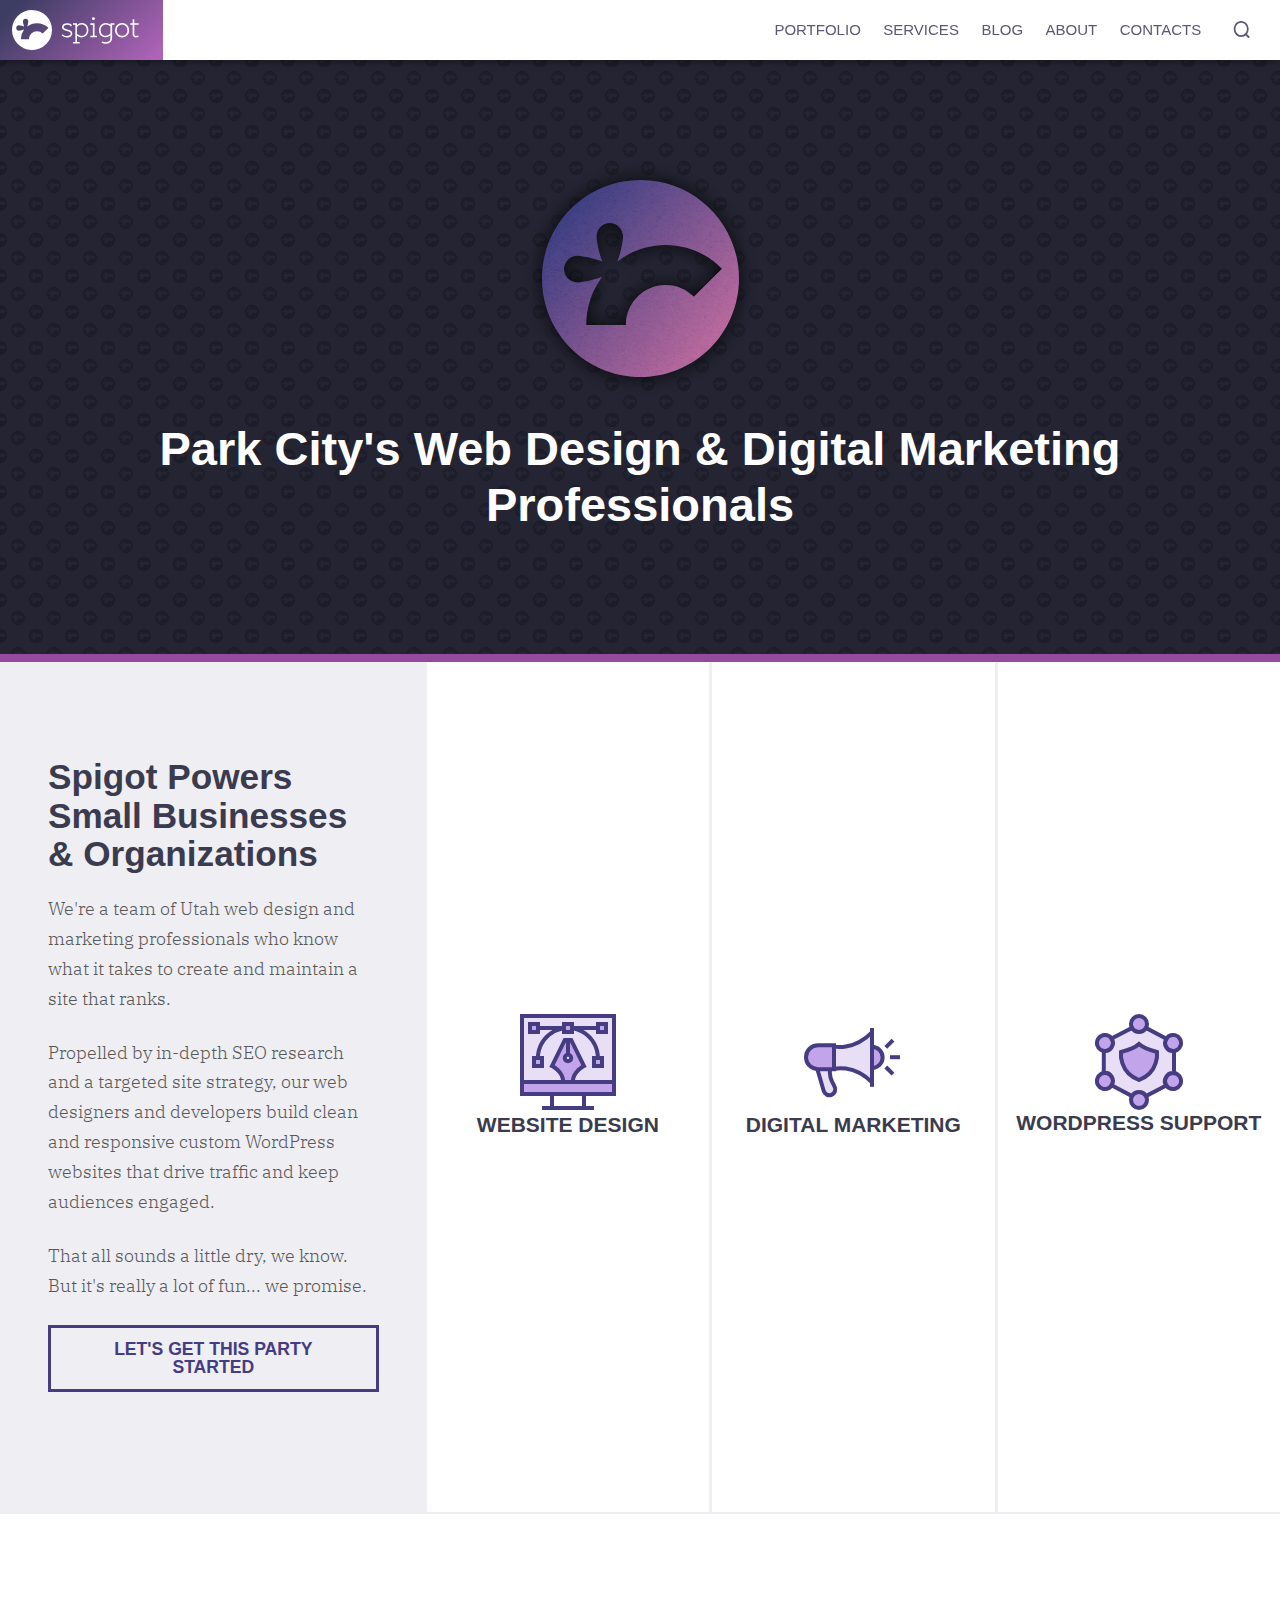
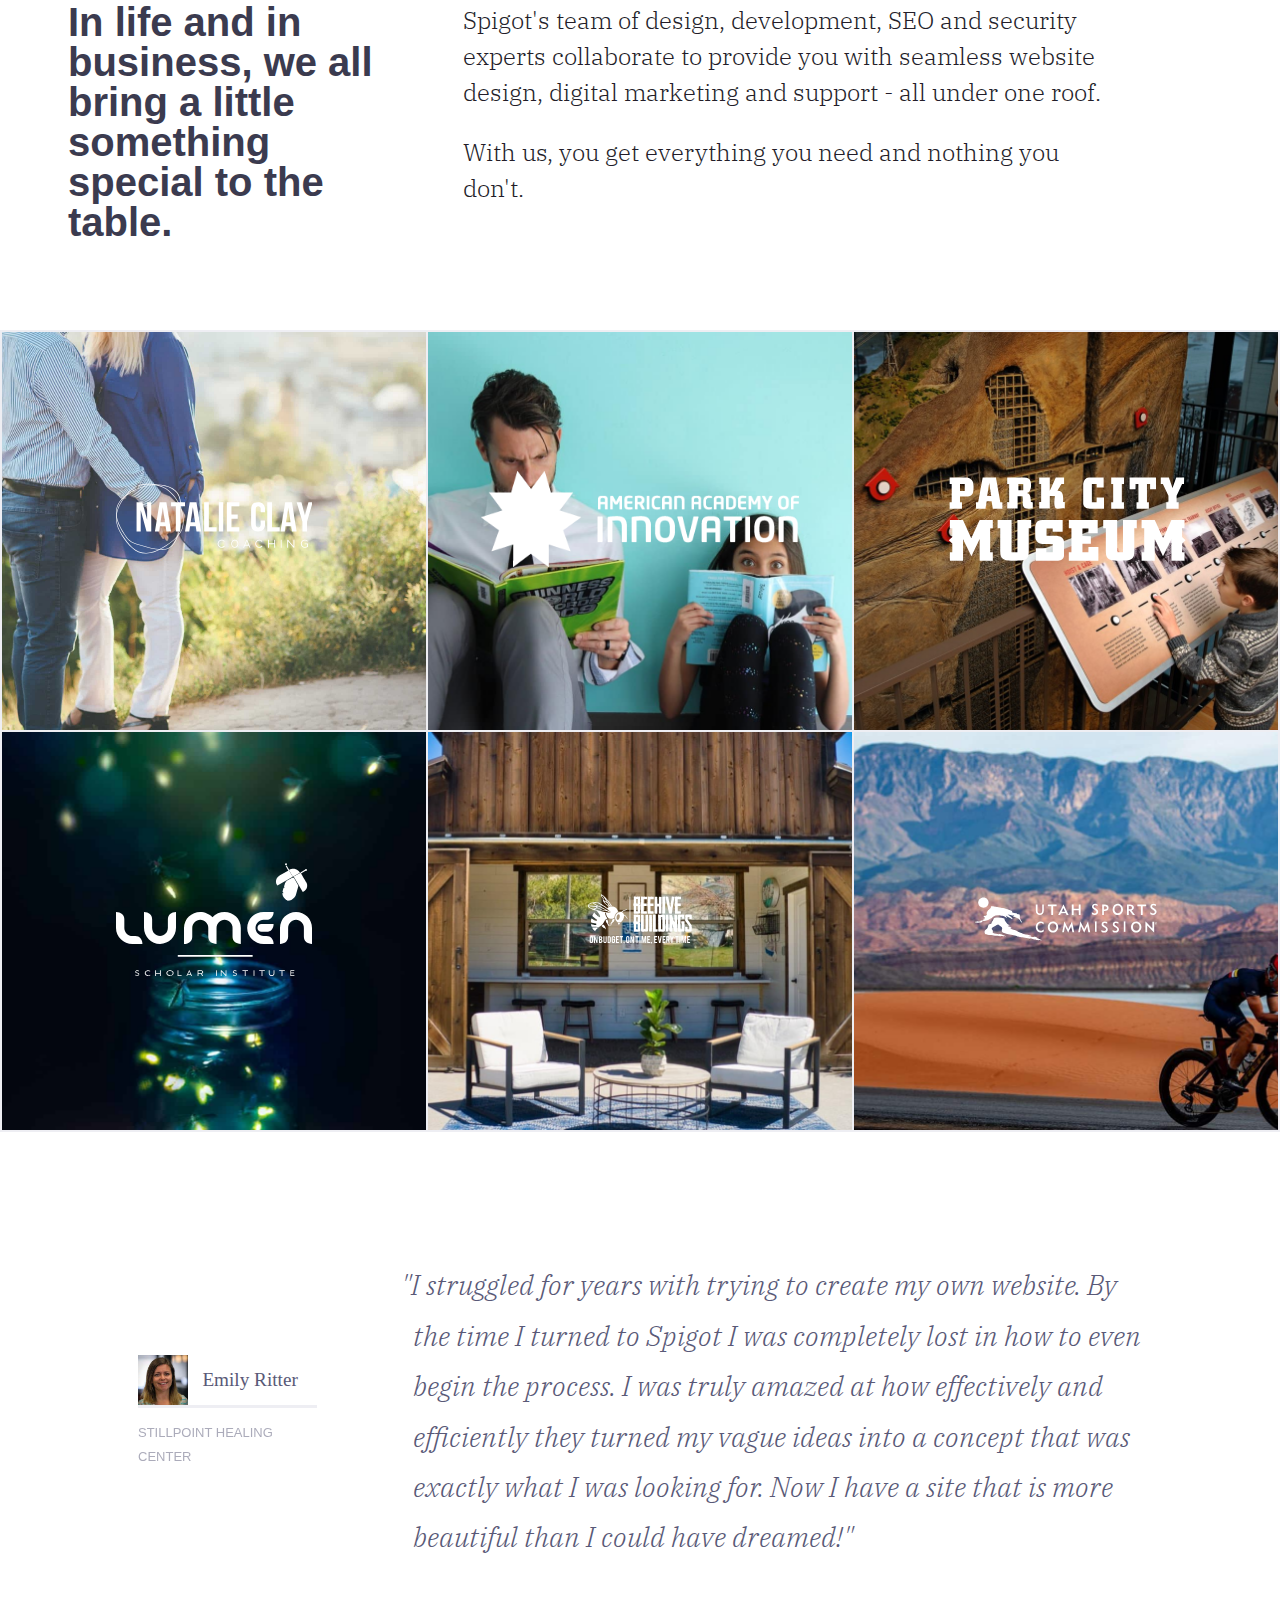
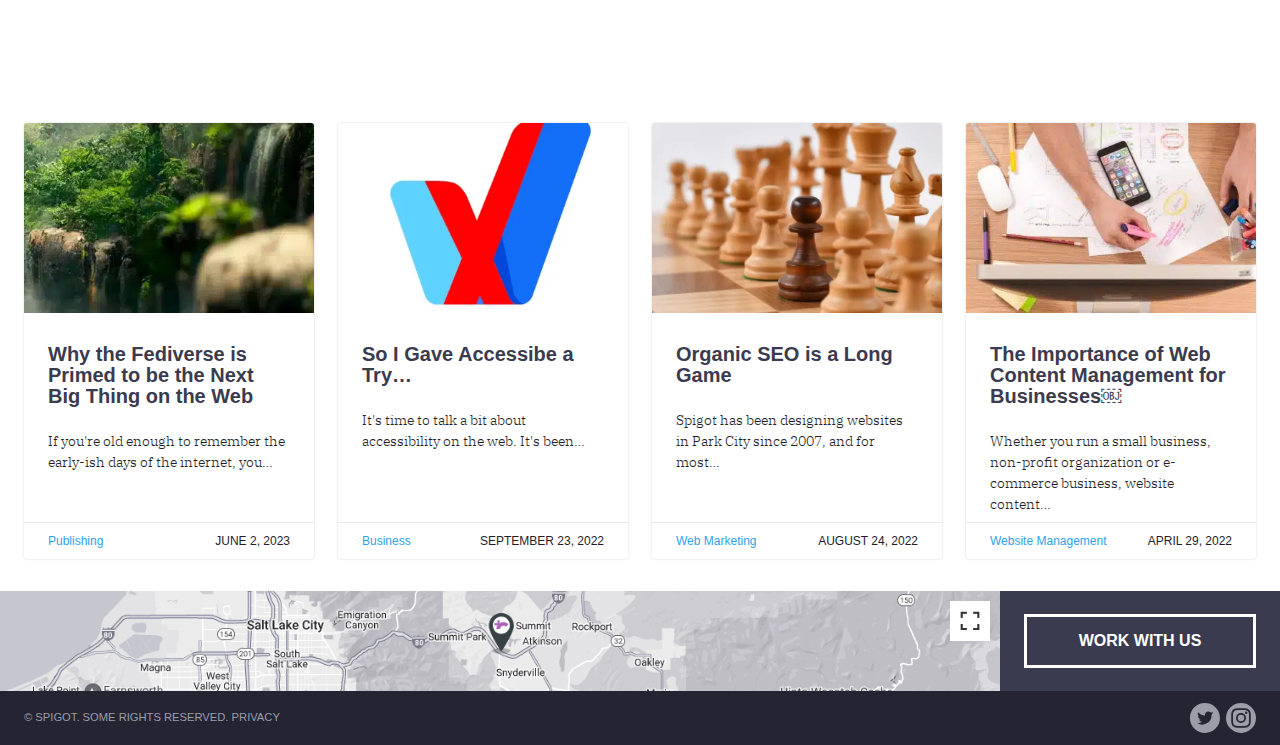
<file: responsive page 1/index.html>
<!DOCTYPE html>
<html lang="en">
<head>
    <meta charset="UTF-8">
    <meta name="viewport" content="width=device-width, initial-scale=1.0">
    <title>Responsive Site</title>
    <link rel="stylesheet" href="style.css">
    <script src="index.js"></script>
</head>
<body>
    <header>
        <div class="app-header-wrap">
            <div class="app-header-branding">
                <svg id="Layer_1" data-name="Layer 1" xmlns="http://www.w3.org/2000/svg" viewBox="0 0 127 40.05">
                    <path class="cls-2" d="M13.62,8.69h0a2.71,2.71,0,0,0-2.65,2.71,17.58,17.58,0,0,0,1.17,5.09l-.08,0a17.6,17.6,0,0,0-5-1.14H7A2.7,2.7,0,0,0,4.29,18v.05A2.71,2.71,0,0,0,7,20.73H7a17.54,17.54,0,0,0,5.05-1.17v0h0l-.07.1a16.12,16.12,0,0,0-3.19,9.65H16.9v-.13a8.1,8.1,0,0,1,8.1-8h.09a8,8,0,0,1,5.65,2.39l5.74-5.71-.09-.08A16.13,16.13,0,0,0,25,13.15h-.13a16.12,16.12,0,0,0-9.71,3.34h0l0-.08a17.6,17.6,0,0,0,1.14-5v-.05A2.72,2.72,0,0,0,13.62,8.69ZM20,0a20,20,0,0,1,20,20v.33a20,20,0,0,1-20,19.7h-.33A20,20,0,0,1,0,20v-.33A20,20,0,0,1,20,0Z"></path>
                    <path class="cls-2" d="M69.79,13A6.53,6.53,0,0,0,65,15.13V13.25H61v1.53h2.37V32H61v1.54h6.62V32H65V25.82a7.41,7.41,0,0,0,4.53,1.62,6.66,6.66,0,0,0,5-2.12,7.48,7.48,0,0,0,1.9-5.12C76.44,16,73.64,13,69.79,13Zm5,7.18c0,3.31-2.2,5.71-5.15,5.71A6.6,6.6,0,0,1,65,24.09V16.91a6.08,6.08,0,0,1,4.7-2.36C72.68,14.55,74.75,16.87,74.75,20.2Z"></path>
                    <polygon class="cls-2" points="82.52 13.35 78.35 13.35 78.35 14.89 80.86 14.89 80.86 25.83 78.35 25.83 78.35 27.36 85.03 27.36 85.03 25.83 82.52 25.83 82.52 13.35"></polygon>
                    <path class="cls-2" d="M81.42,10.08A1.45,1.45,0,1,0,80,8.64,1.42,1.42,0,0,0,81.42,10.08Z"></path>
                    <path class="cls-2" d="M110.09,13A7,7,0,0,0,103,20.19a7.09,7.09,0,1,0,14.17,0A6.9,6.9,0,0,0,110.09,13Zm5.35,7.17c0,3.33-2.2,5.65-5.35,5.65a5.33,5.33,0,0,1-5.34-5.65,5.35,5.35,0,1,1,10.69,0Z"></path>
                    <path class="cls-2" d="M98.44,14.75A7.11,7.11,0,0,0,93.87,13a6.91,6.91,0,0,0-6.93,7.2,6.68,6.68,0,0,0,11.47,5v2.31a5.63,5.63,0,0,1-.85,3.23,4.7,4.7,0,0,1-3.79,1.44,5.66,5.66,0,0,1-3-.71l-.15-.11-1.12,1.13.22.16a7,7,0,0,0,4,1.07,6.47,6.47,0,0,0,5.16-2,7.07,7.07,0,0,0,1.25-4.34V14.78h2.32V13.25H98.44Zm-4.6-.19a6.55,6.55,0,0,1,4.57,1.88v7a6.2,6.2,0,0,1-4.73,2.39c-2.93,0-5.05-2.35-5.05-5.6A5.31,5.31,0,0,1,93.84,14.56Z"></path>
                    <path class="cls-2" d="M55.42,19.38c-2.32-.6-3.75-1-3.75-2.36S53.06,14.7,55,14.7a8.49,8.49,0,0,1,.88.05,4.08,4.08,0,0,1,1,.2,2.92,2.92,0,0,1,.87.41,4.16,4.16,0,0,1,1,.88l.17.2,1-1-.09-.15a2.9,2.9,0,0,0-.51-.67A5.86,5.86,0,0,0,55,13.2c-2.83,0-5,1.66-5,3.85,0,2.73,2.77,3.4,5,3.94,2.09.51,3.68,1,3.68,2.61s-1.45,2.45-3.7,2.45h-.31l-.43,0h0a5.09,5.09,0,0,1-2-.58l-.14-.08h0a5.27,5.27,0,0,1-1.2-.94l-.16-.18-1,1,.11.16a2.92,2.92,0,0,0,.37.43,7,7,0,0,0,4.81,1.69c3.11,0,5.29-1.64,5.29-4C60.37,20.63,57.51,19.91,55.42,19.38Z"></path>
                    <path class="cls-2" d="M125.92,25.43l-.14.08a3.77,3.77,0,0,1-1.74.43h0c-.82,0-1.28-.26-1.52-.78a2.65,2.65,0,0,1-.21-1.18v-9.2h4.36V13.24h-4.36V9.18l-1.66,0v4h-2.47v1.54h2.47v9.33a4.28,4.28,0,0,0,.34,1.8,2.8,2.8,0,0,0,2.78,1.64,6.41,6.41,0,0,0,3-.88l.26-.15Z"></path>
                </svg>
            </div>
            <div class="app-header-menu">
                <div class="toggle-menu-btn" onclick="toggle_menu_clicked(this)">
                    <div class="bar1"></div>
                    <div class="bar2"></div>
                    <div class="bar3"></div>
                </div>
                <div class="app_header_nav">
                    <nav>
                        <ul>
                            <li><a href="#">PORTFOLIO</a></li>
                            <li><a href="#">SERVICES</a></li>
                            <li><a href="#">BLOG</a></li>
                            <li><a href="#">ABOUT</a></li>
                            <li><a href="#">CONTACTS</a></li>
                            <li>
                                <svg class="app_search_btn" width="21" height="23" viewBox="0 0 21 23" fill="#595977" xmlns="http://www.w3.org/2000/svg">
                                    <path d="M19.4444 10.5C19.4444 16.299 15.0917 21 9.72222 21C4.35279 21 0 16.299 0 10.5C0 4.70101 4.35279 0 9.72222 0C15.0917 0 19.4444 4.70101 19.4444 10.5ZM2.26583 10.5C2.26583 14.9475 5.60417 18.5529 9.72222 18.5529C13.8403 18.5529 17.1786 14.9475 17.1786 10.5C17.1786 6.0525 13.8403 2.4471 9.72222 2.4471C5.60417 2.4471 2.26583 6.0525 2.26583 10.5Z"/>
                                    <path d="M17.0681 16.8879L16.1694 16.0047L14.4031 17.8021L15.3018 18.6853L17.0681 16.8879ZM18.5114 21.8394C19.0077 22.3271 19.8055 22.3201 20.2932 21.8238C20.781 21.3275 20.774 20.5297 20.2777 20.042L18.5114 21.8394ZM15.3018 18.6853L18.5114 21.8394L20.2777 20.042L17.0681 16.8879L15.3018 18.6853Z"/>
                                </svg>
                            </li>
                        </ul>
                    </nav>
                </div>
            </div>
        </div>
    </header>
    <main>
        <div class="app_top_banner">
            <img src="images/spigot-icon-ds.svg">
            <h1>Park City's Web Design & Digital Marketing Professionals</h1>
        </div>
        <div class="col_group_1">
            <div class="col_group_1-col-1">
                <h2>Spigot Powers Small Businesses & Organizations</h2>
                <p>We're a team of Utah web design and marketing professionals who know what it takes to create and maintain a site that ranks.</p>
                <p>Propelled by in-depth SEO research and a targeted site strategy, our web designers and developers build clean and responsive custom WordPress websites that drive traffic and keep audiences engaged.</p>
                <p>That all sounds a little dry, we know. But it's really a lot of fun... we promise.</p>
                <p id="contacts">LET'S GET THIS PARTY STARTED</p>
            </div>
            <div class="col_group_1-col-2">
                <div>
                    <div>
                        <img src="images/web-design.svg">
                        <h3>WEBSITE DESIGN</h3>
                    </div>
                    <div class="call_out_text">
                        <h3>Build It</h3>
                        <ul>
                            <li>Custom Website Design</li>
                            <li>WordPress Development</li>
                            <li>Search Engine Optimization (SEO)</li>
                            <li>Website Copywriting & Copyediting</li>
                            <li>Ecommerce Design & Development</li>
                            <li>Built for Future Extensibility</li>
                        </ul>
                    </div>
                </div>
                <div>
                    <div>
                        <img src="images/announce.svg">
                        <h3>DIGITAL MARKETING</h3>
                    </div>
                    <div class="call_out_text">
                        <h3>Promote It</h3>
                        <ul>
                            <li>SEO Optimization & Web Analytics</li>
                            <li>Pay-Per-Click Advertising</li>
                            <li>Blog Writing & Editorial Strategy</li>
                            <li>Website Content Management</li>
                            <li>Email Marketing</li>
                            <li>Social Media Management</li>
                        </ul>
                    </div>
                </div>
                <div>
                    <div>
                        <img src="images/network-shield.svg">
                        <h3>WORDPRESS SUPPORT</h3>
                    </div>
                    <div class="call_out_text">
                        <h3>Maintain It</h3>
                        <ul>
                            <li>Free 30-Minute Development Fixes</li>
                            <li>Monthly Support Plans</li>
                            <li>24/7 Security Monitoring</li>
                            <li>Hack Cleanups & Malware Removal</li>
                            <li>Reliable Cloud Backups</li>
                            <li>Software Updates</li>
                        </ul>
                    </div>
                </div>
            </div>
        </div>
        <div class="fl_col_group">
            <div class="heading">
                <h2>In life and in business, we all bring a little something special to the table.</h2>
            </div>
            <div class="content">
                <p>Spigot's team of design, development, SEO and security experts collaborate to provide you with seamless website design, digital marketing and support - all under one roof.</p>
                <p>With us, you get everything you need and nothing you don't.</p>
            </div>
        </div>
        <div class="portfolio-list">
            <figure class="portfolio__item" style="background-image: url(images/NatClayCouple.jpg);" onclick="">
				<h2 class="portfolio__item--title">
                    <svg xmlns="http://www.w3.org/2000/svg" width="246" height="88" viewBox="0 0 246 88"><g fill="#FFF">
                        <path d="M40.2586579,0.764888008 C35.694032,0.764888008 31.3077739,1.44836142 27.7433073,2.88907999 C22.2297938,5.11959005 17.226831,9.18860744 12.00145,15.6935385 C6.38828168,22.6779859 -0.110948344,33.4942239 0.80111027,45.351222 C1.27483192,51.5155013 3.72865233,57.9206235 8.09252422,64.3930083 C15.6294646,75.575212 24.1102377,86.4847495 37.527537,86.4847495 C37.5918072,86.4847495 37.6567995,86.4847495 37.7210696,86.4847495 C43.8975046,86.4362916 50.3736262,84.3395832 57.5206128,80.0745645 C72.2298147,71.2964514 80.7250304,62.8090858 82.7672329,54.8489711 C84.4137045,48.4337232 83.9537035,41.0117082 81.4016725,32.7868832 C78.1498911,22.3120203 71.5336749,13.1259929 62.7748792,6.92048825 C57.1840971,2.95923546 48.4375778,0.764888008 40.2586579,0.764888008 Z M37.5260927,87.2014925 C23.7592793,87.2014925 15.1449109,76.1357325 7.49892788,64.7936901 C3.066453,58.2178802 0.572192945,51.6955911 0.0883613768,45.4061892 C-0.841750653,33.3141341 5.74991287,22.3301016 11.4439605,15.2429524 C16.7494986,8.63965895 21.8434507,4.5033791 27.4761167,2.22585763 C37.7961718,-1.94947784 54.1496789,-0.0668521261 63.1872193,6.3346539 C72.0745553,12.6312883 78.7853713,21.9503941 82.0855359,32.574247 C84.6765623,40.9270877 85.1387298,48.4821811 83.4590399,55.0290609 C81.3670099,63.1779444 72.7641958,71.811407 57.886014,80.6907754 C50.6278183,85.0223334 44.0339884,87.1515881 37.7268467,87.200046 C37.6604102,87.2014925 37.5918072,87.2014925 37.5260927,87.2014925 L37.5260927,87.2014925 Z"></path><path d="M50.3463961,1.63482781 C38.3643675,1.63482781 25.7461894,5.83372658 14.3995824,13.7956123 C8.798701,17.7224271 5.22126991,21.4644845 3.13886292,25.5695612 C0.39264776,30.9903121 -0.0302388045,37.8840696 1.94808423,44.9799054 C3.7699174,51.5092002 7.31241122,57.5044309 10.8701901,63.0103434 C12.5813886,65.6611779 14.3100557,68.2037562 16.6421186,70.1963927 C20.3673052,73.3791263 25.400456,74.8932702 29.8411288,76.2291523 C38.3432596,78.7839996 47.1336228,81.427617 56.2886438,81.8685808 C60.8042863,82.093032 64.5840624,81.034286 67.8281337,78.6475967 C71.035812,76.2868889 72.6989717,73.7702922 74.6467246,69.9524553 C76.6745421,65.9794513 78.2234278,61.541667 79.2460709,56.7632365 C81.2309447,47.5015542 81.1406901,37.9916041 80.74619,29.0943845 C80.4696033,22.8581032 79.8880433,16.3526248 76.1686795,11.3908803 C72.4500436,6.42552737 66.2464942,4.06842813 61.6980981,2.96493617 C58.0231338,2.07290473 54.2178826,1.63482781 50.3463961,1.63482781 Z M57.4430295,82.6119403 C57.0521688,82.6119403 56.6554852,82.6018364 56.2544344,82.5823503 C47.0098866,82.1356128 38.1758518,79.4818915 29.6322331,76.91261 C25.1224135,75.5565201 20.0121096,74.0185598 16.1711933,70.7369523 C13.7663444,68.6815271 12.0041957,66.0920378 10.2624271,63.3964573 C6.674806,57.8421904 3.10028635,51.7913882 1.25370595,45.1697147 C-0.771927977,37.9035557 -0.332300636,30.8293712 2.49543482,25.2505662 C4.63170344,21.0343464 8.28264838,17.2092925 13.9825187,13.2117503 C29.1678585,2.5578927 46.6212095,-1.43459751 61.8684173,2.26993109 C68.5574492,3.89377472 73.7019625,6.89968971 76.7473281,10.963629 C80.5875166,16.0892012 81.1843616,22.7159267 81.4660434,29.0640727 C81.8619992,38.0082034 81.9522538,47.5715599 79.9520949,56.9119084 C78.9148947,61.7509624 77.3463567,66.2464833 75.2901527,70.275059 C73.2929053,74.1910481 71.5802511,76.7762071 68.2582988,79.2213548 C65.1648945,81.4976227 61.61585,82.6119403 57.4430295,82.6119403 L57.4430295,82.6119403 Z"></path><g transform="translate(25.701 22.948)"><polyline points="5.207 10.124 5.207 36.716 0 36.716 0 0 7.259 0 13.203 21.978 13.203 0 18.358 0 18.358 36.716 12.414 36.716 5.207 10.124">
                        </polyline><path d="M29.9759688,25.0727505 L35.5358231,25.0727505 L32.755896,6.50442858 L29.9759688,25.0727505 Z M43.141791,36.7164179 L37.3191864,36.7164179 L36.3226224,30.0552211 L29.2414293,30.0552211 L28.2448653,36.7164179 L22.9477612,36.7164179 L28.8218998,0 L37.2669266,0 L43.141791,36.7164179 L43.141791,36.7164179 Z"></path>
                        <polyline points="43.142 0 60.582 0 60.582 5.246 54.683 5.246 54.683 36.716 49.04 36.716 49.04 5.246 43.142 5.246 43.142 0"></polyline><path d="M67.6097919,25.0727505 L73.1706982,25.0727505 L70.3902451,6.50442858 L67.6097919,25.0727505 Z M80.7761194,36.7164179 L74.9532075,36.7164179 L73.9567151,30.0552211 L66.876031,30.0552211 L65.8795387,36.7164179 L60.5820896,36.7164179 L66.4572575,0 L74.9002257,0 L80.7761194,36.7164179 L80.7761194,36.7164179 Z"></path><polyline points="84.448 0 90.346 0 90.346 31.472 100.052 31.472 100.052 36.716 84.448 36.716 84.448 0"></polyline><polygon points="102.806 36.716 108.313 36.716 108.313 0 102.806 0"></polygon><polyline points="118.625 15.474 126.479 15.474 126.479 20.72 118.625 20.72 118.625 31.472 128.507 31.472 128.507 36.716 112.903 36.716 112.903 0 128.507 0 128.507 5.246 118.625 5.246 118.625 15.474">
                        </polyline><path d="M160.634328,22.9215068 L160.634328,27.6905823 C160.634328,33.4339088 157.655263,36.7164179 151.912708,36.7164179 C146.170152,36.7164179 143.19403,33.4339088 143.19403,27.6905823 L143.19403,9.02441642 C143.19403,3.28179949 146.170152,0 151.912708,0 C157.655263,0 160.634328,3.28179949 160.634328,9.02441642 L160.634328,12.5119936 L155.10367,12.5119936 L155.10367,8.66536981 C155.10367,6.10166353 153.933086,5.12741257 152.073102,5.12741257 C150.211646,5.12741257 149.042534,6.10166353 149.042534,8.66536981 L149.042534,28.0489194 C149.042534,30.6133352 150.211646,31.5372061 152.073102,31.5372061 C153.933086,31.5372061 155.10367,30.6133352 155.10367,28.0489194 L155.10367,22.9215068 L160.634328,22.9215068"></path>
                        <polyline points="163.388 0 169.287 0 169.287 31.472 178.993 31.472 178.993 36.716 163.388 36.716 163.388 0">
                        </polyline><path d="M186.939634,25.0727505 L192.499688,25.0727505 L189.718935,6.50442858 L186.939634,25.0727505 Z M200.104478,36.7164179 L194.283115,36.7164179 L193.286516,30.0552211 L186.205068,30.0552211 L185.208468,36.7164179 L179.910448,36.7164179 L185.784797,0 L194.230854,0 L200.104478,36.7164179 L200.104478,36.7164179 Z"></path><polyline points="207.338 24.547 200.104 0 206.09 0 210.462 16.734 214.833 0 220.299 0 213.064 24.547 213.064 36.716 207.338 36.716 207.338 24.547">
                        </polyline></g><g transform="translate(127 70)"><path d="M8.08262351,7.58672323 C7.06132879,8.57166625 6.15672913,8.97429498 4.95741056,8.97429498 C2.82112436,8.97429498 1.14650767,7.22818401 1.14650767,4.97379586 C1.14650767,2.72273521 2.77853492,1.02570502 4.94378194,1.02570502 C6.4165247,1.02570502 7.31686542,1.68871142 8.00340716,2.33508028 L8.15076661,2.4748357 L8.94463373,1.67872889 L8.7879046,1.53814159 C7.89608177,0.738707262 6.81345826,0 4.95741056,0 C2.17802385,0 0,2.1969886 0,5.00041594 L0,5.02620414 C0,7.8620747 2.11925043,10 4.93015332,10 C6.84923339,10 7.98807496,9.15314866 8.84923339,8.32376674 L9,8.17902005 L8.22572402,7.44696781 L8.08262351,7.58672323 M21.5115365,8.97429498 C19.5611007,8.97429498 18.0344386,7.22818401 18.0344386,4.97379586 C18.0344386,2.72273521 19.5188002,1.02570502 21.4869253,1.02570502 C23.4373611,1.02570502 24.9640232,2.77181599 24.9640232,5.00041594 L24.9640232,5.02620414 C24.9640232,7.27726479 23.4804307,8.97429498 21.5115365,8.97429498 Z M21.5115365,0 C18.6874039,0 17,2.54304966 17,5.00041594 L17,5.02620414 C17,7.8620747 18.9281319,10 21.4869253,10 C24.3125961,10 26,7.45861409 26,4.97379586 C26,2.1379253 24.0703299,0 21.5115365,0 L21.5115365,0 Z M38.4131782,6.28093531 L34.5529136,6.28093531 L36.4879437,1.48233487 L38.4131782,6.28093531 Z M36.0840589,0 L32.1205626,9.70643455 L32,10 L33.0511554,10 L34.1203952,7.33572282 L38.843436,7.33572282 L39.9126758,10 L41,10 L36.9166946,0 L36.0840589,0 L36.0840589,0 Z M55.0818586,7.58672323 C54.0606605,8.57166625 53.1569982,8.97429498 51.9569414,8.97429498 C49.8208574,8.97429498 48.1472509,7.22818401 48.1472509,4.97379586 C48.1472509,2.72273521 49.778272,1.02570502 51.9433141,1.02570502 C53.4159175,1.02570502 54.316173,1.68871142 55.0026498,2.33508028 L55.150847,2.4748357 L55.9437873,1.67872889 L55.7887764,1.53814159 C54.8953345,0.738707262 53.8136652,0 51.9569414,0 C49.1778177,0 47,2.1969886 47,5.00041594 L47,5.02620414 C47,7.8620747 49.1190499,10 51.9296868,10 C53.8494369,10 54.987319,9.15314866 55.8483959,8.32376674 L56,8.17902005 L55.2249456,7.44696781 L55.0818586,7.58672323"></path><polyline points="70.726 4.436 64.274 4.436 64.274 0 63 0 63 10 64.274 10 64.274 5.509 70.726 5.509 70.726 10 72 10 72 0 70.726 0 70.726 4.436"></polyline><polygon points="79 10 80 10 80 0 79 0"></polygon><polyline points="94.818 7.947 88.12 .079 88.051 0 87 0 87 10 88.181 10 88.181 1.875 95.028 9.921 95.096 10 96 10 96 0 94.818 0 94.818 7.947"></polyline><path d="M108.695914,4.62523916 L108.695914,5.66591798 L111.898415,5.66591798 L111.898415,8.03344148 C111.288333,8.50511605 110.245179,8.98677315 109.055089,8.98677315 C106.722169,8.98677315 105.15486,7.38540887 105.15486,4.97379586 C105.15486,2.76100158 106.802081,1.02570502 108.903857,1.02570502 C110.382662,1.02570502 111.191235,1.53814159 111.848577,2.09050828 L112.003246,2.22194493 L112.747374,1.39755428 L112.583254,1.26611763 C111.462765,0.366857999 110.407581,0 108.945102,0 C105.848291,0 104,2.54304966 104,5.00041594 L104,5.02620414 C104,7.95524499 106.066546,10 109.027592,10 C110.44367,10 111.865763,9.47425339 112.92954,8.55752433 L113,8.49679727 L113,4.62523916 L108.695914,4.62523916"></path></g></g>
                    </svg>
                </h2>
				<figcaption class="portfolio__item-summary_top">
					<div class="portfolio__item-summary">
						<h3>Natalie Clay</h3>
						<p>A user experience-focused e-commerce subscription, a podcast archive, and member login capability are the primary features of this website.</p>
						<a class="btn" href="#">Read More</a>
					</div>
				</figcaption>		
			</figure>
            <figure class="portfolio__item" style="background-image: url(images/teacher-student-reading-2.jpg);" onclick="">
				<h2 class="portfolio__item--title">
                    <img src="images/academic_innovation.png">
                </h2>
				<figcaption class="portfolio__item-summary_top">
					<div class="portfolio__item-summary">
						<h3>American Academy of Innovation</h3>
						<p>Site overhaul to highlight AAI's innovative spirit in a user-focused design.</p>
						<a class="btn" href="#">Read More</a>
					</div>
				</figcaption>
			</figure>
            <figure class="portfolio__item" style="background-image: url(images/pc-museum-project-header.jpg);" onclick="">
                <h2 class="portfolio__item--title">
                    <svg xmlns="http://www.w3.org/2000/svg" width="316" height="117" viewBox="0 0 316 117">
                        <g fill="none" fill-rule="evenodd">
                            <path fill="#FFF" fill-rule="nonzero" d="M153.827597 36.6682893C154.251973 29.2368954 154.241869 22.2367431 146.754657 22.6278691 148.553205 19.8899871 151.806757 14.0832705 151.806757 14.0832705L155.11083 14.0832705 155.11083 6 144.784338 6 137.236501 22.4272916 137.236501 6 124 6 124 14.1033282 126.425008 14.1033282 126.425008 36.6682893 124 36.6682893 124 44.7615886 137.236501 44.7615886 137.236501 29.2068088 143.642564 29.2068088C143.642564 29.2068088 141.894537 40.4993182 144.077045 43.6584128 146.027155 46.4765257 151.988633 43.8289036 156 44.7615886L156 36.8889245C155.727187 36.3874809 154.504578 36.7986646 153.827597 36.6682893zM189.842553 36.8224442L189.842553 14.1958538 195.817021 14.1958538 195.817021 18.6004968 204.557447 18.6004968 204.557447 6.07039384C204.557447 6.07039384 190.898646 6.07039384 186.090909 6 184.992408 6.0179093 183.915002 6.30447677 182.952805 6.83466978 179.583366 8.70513458 179 14.0349536 179 14.4472604 179 19.7569669 179.060348 39.1454408 179.060348 39.1454408 179.231335 42.4740636 183.083559 45.0786356 187.297872 44.9981855 187.981818 44.9981855 205 44.9479042 205 44.9479042L205 30.8590806 195.776789 30.8590806 195.776789 36.7922754 189.842553 36.8224442z"></path>
                            <polygon fill="#FFF" fill-rule="nonzero" points="216.477 36.847 214 36.827 214 45 230 45 229.948 36.837 227.295 36.847 227.295 14.143 230 14.143 230 6 214 6 214 14.143 216.457 14.163"></polygon>
                            <polygon fill="#FFF" fill-rule="nonzero" points="295.763 28.906 302.639 14.143 305 14.143 305 6 295.33 6 290.608 18.997 286.093 6 276 6 276 14.143 278.577 14.143 285.542 28.906 285.542 36.827 282.876 36.827 282.876 45 298.291 45 298.34 36.847 295.763 36.827"></polygon>
                            <path fill="#FFF" fill-rule="nonzero" d="M153.314915 73.8295427L153.314915 59 127.911915 59C117.261309 59 119.086554 68.4016711 119.166785 79.9147344 119.057967 82.2982834 119.926869 84.6238117 121.574961 86.3599719 123.223052 88.0961321 125.50951 89.0945769 127.911915 89.127177 132.244365 89.276568 140.949381 89.2865274 140.949381 89.2865274L140.949381 99.554666 132.926325 99.554666 132.926325 94.4853328 119.788571 94.4853328 119.788571 109.932358 145.693012 109.992114C149.483906 110.121587 155.029843 108.687433 155 103.408953 155 97.9711219 155 92.7523976 155 86.8663938 154.919526 81.1397403 150.105693 78.699688 143.286096 78.8988759 140.27745 78.8988759 133.187074 78.8988759 133.187074 78.8988759L133.187074 69.6963928 140.849092 69.6963928 140.778891 73.8295427 153.314915 73.8295427zM69.9348879 6L75.3915809 36.8329886 78 36.8229059 78 44.9697518 66.0072683 44.9697518 64.4482132 35.7440538 58.341914 35.7440538 56.8128407 45 45.0599637 45 45 36.8329886 47.6783767 36.8329886 53.3449425 6 69.9348879 6zM61.4948025 13L59 29 64 29 61.4948025 13zM104.925411 6.01834581C107.114755 5.88931691 109.289882 6.44335832 111.145386 7.60267784 115.352718 10.6510129 114.87737 25.0704398 108.273072 25.3411801 113.208597 26.0029897 113.572693 31.1771373 113.572693 36.7323268 114.34134 36.8727107 116 36.95293 116 36.95293L116 36.95293 116 44.824453C116 44.824453 106.867257 45.8271948 104.713021 43.0395727 102.316056 39.9812102 104.055626 34.2956643 102.993679 29.2819553L102.993679 29.2819553 97.0265487 29.2819553 97.0265487 44.824453 84 44.824453 84 36.712272 86.4576485 36.8025187 86.4273072 14.1706366 84 14.1706366 84 6.0684829zM104 14L98 14 98 22 104 22 104 14z"></path>
                            <polygon fill="#FFF" fill-rule="nonzero" points="197.128 75.558 185.526 75.558 185.526 69.679 178.076 69.679 178.076 79.27 188.595 79.32 188.595 88.931 178.076 88.851 178.076 99.531 185.526 99.531 185.526 92.993 198 92.993 198 110 161 110 161 99.531 164.289 99.531 164.289 69.4 161 69.459 161 59 197.128 59"></polygon>
                            <path fill="#FFF" fill-rule="nonzero" d="M32.915686,6.00062739 C33.133301,6.02147826 38.5939986,6.57934783 40.6264679,10.2391304 C42.4212307,13.4992236 42.5109689,23.6832298 40.5766133,26.4790373 C38.0639453,30.0923913 32.958842,29.6785714 32.958842,29.6785714 L32.958842,29.6785714 L24.9821181,29.7895963 L24.9821181,36.8548137 L27.4549025,36.7942547 L27.4549025,45 L12,45 L12,36.7942547 L14.6123771,36.7942547 L14.6123771,14.1552795 L12.0498545,14.1552795 L12.0498545,6 Z M31,14 L25,14 L25,23 L30.9410802,23 L31,14 Z"></path>
                            <polygon fill="#FFF" fill-rule="nonzero" points="245.68 36.827 248.066 36.847 247.997 14.103 244.378 14.143 244.378 20.54 237 20.54 237 6 270 6 270 20.54 262.613 20.54 262.613 14.103 258.705 14.143 258.705 36.847 261.101 36.827 261.101 45 245.68 45"></polygon>
                            <polygon fill="#FFF" fill-rule="nonzero" points="12.315 69.459 12.315 59 28.751 59 39.047 81.885 49.563 59 66 59 66 69.459 62.709 69.479 62.709 99.501 66 99.531 66 110 49.563 110 49.563 82.973 39.268 104.331 28.781 83.193 28.751 110 12.315 110 12.315 99.531 15.385 99.531 15.385 88.632 11 84.5 15.385 80.358 15.385 69.41"></polygon>
                            <polygon fill="#FFF" fill-rule="nonzero" points="305.685 69.459 305.685 59 289.249 59 278.953 81.885 268.437 59 252 59 252 69.459 255.281 69.479 255.281 99.501 252 99.531 252 110 268.437 110 268.437 82.973 278.732 104.331 289.219 83.193 289.249 110 305.685 110 305.685 99.531 302.615 99.531 302.615 88.642 307 84.5 302.615 80.358 302.615 69.41"></polygon>
                            <path fill="#FFF" fill-rule="nonzero" d="M114 69.4593765L110.894084 69.4593765 110.894084 99.5700051C110.894084 109.999441 104.471851 109.98946 93.5510496 109.999441 82.6302481 110.009421 75.336355 109.999441 75.336355 99.3703986 75.336355 89.7693298 75.2762405 69.4294355 75.2762405 69.4294355L72 69.4793371 72 59 89.4933206 59 89.4933206 99.5201035 96.7371183 99.5700051 96.7371183 59 114 59 114 69.4593765zM245.979976 69.4593765L242.876281 69.4593765 242.876281 99.5700051C242.876281 109.999441 236.458641 109.98946 225.54565 109.999441 214.632658 110.009421 207.343981 109.999441 207.343981 99.3703986 207.343981 89.7693298 207.283909 69.4294355 207.283909 69.4294355L204 69.4793371 204 59 221.490822 59 221.490822 99.5201035 228.72944 99.5700051 228.72944 59 246 59 245.979976 69.4593765z"></path>
                        </g>
                    </svg>
                </h2>
                <figcaption class="portfolio__item-summary_top">
                    <div class="portfolio__item-summary">
                        <h3>Park City Museum</h3>
                        <p>Reimagined and reorganized with a consistent branded design.</p>
                        <a class="btn" href="#">Read More</a>
                    </div>
                </figcaption> 
            </figure>
            <figure class="portfolio__item" style="background-image: url(images/shutterstock_1172936467_fire-flies-jar.jpg);" onclick="">
                <h2 class="portfolio__item--title">
                    <svg xmlns="http://www.w3.org/2000/svg" width="245" height="141" viewBox="0 0 245 141">
                        <g fill="#FFF" fill-rule="evenodd">
                            <path fill-rule="nonzero" d="M0.369908257,5.36665269 C0.891376147,5.75109301 1.4212844,6.00431215 1.95963303,6.12589088 C2.14165138,6.16739534 2.3266055,6.18835719 2.51486239,6.18835719 C2.70275229,6.18835719 2.89651376,6.16823381 3.09724771,6.12798706 C3.29798165,6.08857879 3.47486239,6.02150087 3.62899083,5.92884949 C3.97688073,5.71755405 4.15045872,5.39222615 4.15045872,4.95370426 C4.15045872,4.50176678 3.85908257,4.18650057 3.2759633,4.00706714 C3.10458716,3.95592023 2.92256881,3.90938492 2.72917431,3.86788046 L2.12770642,3.74797868 C1.36256881,3.59705336 0.828256881,3.37611547 0.525504587,3.08474576 C0.245137615,2.81894951 0.104954128,2.46008265 0.104954128,2.00814518 C0.104954128,1.39312451 0.362568807,0.895490208 0.878899083,0.514403785 C1.33834862,0.171467928 1.88110092,0 2.50642202,0 C3.10642202,0 3.64587156,0.112355513 4.12513761,0.336647302 C4.29651376,0.413786908 4.47449541,0.509372941 4.65944954,0.624663113 L4.37357798,1.40821704 C3.96697248,1.12942445 3.48733945,0.948314068 2.93541284,0.865305145 C2.76146789,0.835958555 2.5933945,0.821704498 2.43045872,0.821704498 C2.05761468,0.821704498 1.72844037,0.903455711 1.44220183,1.0665389 C1.10899083,1.25896868 0.942018349,1.52476493 0.942018349,1.86434689 C0.942018349,2.22321375 1.1533945,2.48565611 1.57688073,2.65209319 C1.76733945,2.7292328 1.98348624,2.79127987 2.22458716,2.83991136 L2.97321101,2.98832126 C3.6040367,3.12289633 4.04110092,3.27549859 4.28513761,3.44487034 C4.52917431,3.61424208 4.70899083,3.80415644 4.82568807,4.01419417 C4.94201835,4.2242319 5,4.50260526 5,4.85057196 C5,5.19770019 4.92844037,5.50961251 4.78568807,5.78463197 C4.64256881,6.05965143 4.45211009,6.28771636 4.21357798,6.46673055 C3.74825688,6.82266275 3.15522936,7 2.43486239,7 C1.76183486,7 1.12990826,6.83356292 0.537981651,6.50068875 C0.344587156,6.39126789 0.165137615,6.26633527 0,6.12589088 L0.369908257,5.36665269 Z" transform="translate(24 134)">
                            </path><path fill-rule="nonzero" d="M6.42823529,1.5098286 C5.83105882,1.03535898 5.064,0.798333933 4.12517647,0.798333933 C3.27341176,0.798333933 2.55058824,1.0483639 1.95764706,1.54842383 C1.35717647,2.05183987 1.05694118,2.67817332 1.05694118,3.4278437 C1.05694118,4.20352391 1.36611765,4.86048184 1.98447059,5.399137 C2.59952941,5.93443605 3.34494118,6.20208558 4.22258824,6.20208558 C4.85882353,6.20208558 5.49364706,6.05777298 6.12611765,5.76914779 C6.31341176,5.68608414 6.47529412,5.59463023 6.61176471,5.49520556 L7,6.1588757 C6.47152941,6.56244756 5.79058824,6.82380439 4.95623529,6.94210716 C4.68611765,6.98070239 4.40941176,7 4.12517647,7 C3.56094118,7 3.02917647,6.91609733 2.52894118,6.74745295 C2.02917647,6.5792281 1.592,6.34346158 1.216,6.04099245 C0.84,5.7381038 0.543529412,5.37648328 0.326117647,4.95696991 C0.108705882,4.53745655 0,4.11416757 0,3.68752247 C0,3.2612969 0.0494117647,2.89212513 0.148235294,2.57958768 C0.247058824,2.26705022 0.388235294,1.97842503 0.571764706,1.71413161 C0.754823529,1.44941867 0.974588235,1.21197411 1.22964706,1.00011986 C1.48470588,0.788685125 1.76894118,0.609552919 2.08141176,0.461884214 C2.73552941,0.154380918 3.44988235,0 4.22258824,0 C5.26870588,0 6.17129412,0.265971473 6.92988235,0.798333933 L6.42823529,1.5098286 Z" transform="translate(36 134)"></path><polygon fill-rule="nonzero" points="0 0 1.045 0 1.045 3.802 5.955 3.802 5.955 0 7 0 7 7 5.955 7 5.955 4.632 1.045 4.632 1.045 7 0 7" transform="translate(49 134)">
                            </polygon><path fill-rule="nonzero" d="M2.10755961,1.54809709 C1.80669711,1.78219958 1.57077626,2.059095 1.39827499,2.37962242 C1.22526636,2.70056937 1.13952308,3.05298172 1.13952308,3.43769853 C1.13952308,3.82241534 1.2283105,4.18279892 1.40690005,4.5192688 C1.5854896,4.85615823 1.82952816,5.1489961 2.13952308,5.39946059 C2.8021309,5.93437219 3.60629122,6.20203776 4.55251142,6.20203776 C5.47082699,6.20203776 6.25012684,5.95199281 6.88939625,5.45232245 C7.53678336,4.94593947 7.86047692,4.3187294 7.86047692,3.57195085 C7.86047692,3.06598741 7.70522577,2.59610429 7.39523085,2.16356008 C7.10502283,1.75325142 6.69609335,1.42307462 6.16844242,1.17302967 C5.64941654,0.922984717 5.1182141,0.797962242 4.57584982,0.797962242 C4.03297818,0.797962242 3.56113648,0.864249326 3.15981735,0.997662571 C2.75849822,1.13065628 2.40791476,1.31357507 2.10755961,1.54809709 M1.31100964,6.04093497 C0.905631659,5.73802817 0.585996956,5.37638598 0.351598174,4.95684747 C0.117199391,4.53730896 0,4.11399461 0,3.68774348 C0,3.26107282 0.0532724505,2.89187893 0.159817352,2.57932274 C0.266362253,2.26676656 0.418569254,1.97812406 0.616438356,1.71423434 C0.813800101,1.44950554 1.05073567,1.21162721 1.32521563,0.999760264 C1.60020294,0.788312856 1.90664637,0.609169913 2.24403856,0.461492358 C2.94926433,0.153970632 3.7189244,0 4.55251142,0 C5.35058346,0 6.0948757,0.147677555 6.78488077,0.442193587 C7.45560629,0.73083608 7.99036022,1.13149536 8.38964992,1.64417141 C8.79705733,2.17950255 9,2.77398861 9,3.42762961 C9,4.46305064 8.55809234,5.32058735 7.67478437,5.9998202 C7.12024353,6.42649086 6.45205479,6.71974828 5.66869609,6.88001199 C5.2775241,6.96014384 4.82394723,7 4.3079655,7 C3.79249112,7 3.2658549,6.9160923 2.72653475,6.74785736 C2.18772197,6.57920288 1.71638762,6.34384177 1.31100964,6.04093497" transform="translate(63 134)"></path><polygon fill-rule="nonzero" points="0 0 .967 0 .967 6.169 5 6.169 5 7 0 7" transform="translate(77 134)">
                            </polygon><path fill-rule="nonzero" d="M4.93031932,4.63661573 L4.28099905,3.16872073 C4.2,2.98410155 4.1203288,2.79301208 4.04287069,2.5954523 L3.83970914,2.03684989 C3.71134998,1.67451319 3.63521973,1.42734779 3.61176099,1.29535371 L3.55067973,1.29535371 C3.52368005,1.42734779 3.46304142,1.61498644 3.3678786,1.85870101 L3.10938982,2.5014173 C3.03148909,2.68603648 2.9469491,2.87324378 2.85576984,3.0647646 L2.09977869,4.63661573 L4.93031932,4.63661573 Z M3.35769839,0 L3.89061018,0 L7,7 L5.97533987,7 L5.29547898,5.46740202 L1.69920961,5.46740202 L0.964021499,7 L0,7 L3.35769839,0 Z" transform="translate(88 134)">
                            </path><path fill-rule="nonzero" d="M3.26558208,3.80649535 C4.10909219,3.80649535 4.73420663,3.70425833 5.14141841,3.49978431 C5.64229875,3.24613299 5.89273893,2.81777285 5.89273893,2.21470389 C5.89273893,1.43002403 5.31248679,0.985271461 4.15247553,0.88001479 C3.81773364,0.846798546 3.47263892,0.830406113 3.11867033,0.830406113 L1.04514402,0.830406113 L1.04514402,3.80649535 L3.26558208,3.80649535 Z M7,2.15517348 C7,3.19350465 6.45376435,3.9100265 5.36129305,4.30560177 L6.88118882,7 L5.66645538,7 L4.29347137,4.56270414 C3.92076907,4.61231281 3.53130502,4.63690146 3.12409325,4.63690146 L1.04514402,4.63690146 L1.04514402,7 L0,7 L0,0 L3.28234383,0 C4.46503275,0 5.34847524,0.141923954 5.93217832,0.424909102 C6.64405944,0.767424663 7,1.34461083 7,2.15517348" transform="translate(102 134)">
                            </path><rect width="1" height="7" transform="translate(125 134)"></rect><polygon fill-rule="nonzero" points="0 0 .915 0 6.068 5.527 6.068 0 7 0 7 7 6.124 7 .932 1.433 .932 7 0 7" transform="translate(131 134)"></polygon><path fill-rule="nonzero" d="M0.370248055,5.36665269 C0.891677675,5.75109301 1.42154704,6.00431215 1.95985616,6.12589088 C2.14186115,6.16739534 2.3268017,6.18835719 2.51504477,6.18835719 C2.70255394,6.18835719 2.89666813,6.16823381 3.09738735,6.12798706 C3.29810656,6.08857879 3.47497431,6.02150087 3.62909144,5.92884949 C3.97695582,5.71755405 4.15052106,5.39222615 4.15052106,4.95370426 C4.15052106,4.50176678 3.8591663,4.18650057 3.27608983,4.00706714 C3.10472626,3.95592023 2.92272127,3.90938492 2.72934097,3.86788046 L2.12791722,3.74797868 C1.36246881,3.59705336 0.828563041,3.37611547 0.525832966,3.08474576 C0.245119624,2.81894951 0.105313371,2.46008265 0.105313371,2.00814518 C0.105313371,1.39312451 0.362909144,0.895490208 0.879201526,0.514403785 C1.33861735,0.171467928 1.88096287,0 2.50623807,0 C3.10656099,0 3.64597094,0.112355513 4.12520182,0.336647302 C4.29656539,0.413786908 4.47453398,0.509372941 4.65910759,0.624663113 L4.37325701,1.40821704 C3.96704829,1.12942445 3.48745046,0.948314068 2.93519742,0.865305145 C2.76163217,0.835958555 2.59357111,0.821704498 2.43064729,0.821704498 C2.05783062,0.821704498 1.72831352,0.903455711 1.44246294,1.0665389 C1.10927638,1.25896868 0.94231616,1.52476493 0.94231616,1.86434689 C0.94231616,2.22321375 1.15367679,2.48565611 1.57713195,2.65209319 C1.76757669,2.7292328 1.98334067,2.79127987 2.22479084,2.83991136 L2.97335975,2.98832126 C3.60413915,3.12289633 4.04117129,3.27549859 4.28519008,3.44487034 C4.52920887,3.61424208 4.70901218,3.80415644 4.82570087,4.01419417 C4.9420226,4.2242319 5,4.50260526 5,4.85057196 C5,5.19770019 4.92844562,5.50961251 4.78533686,5.78463197 C4.64259504,6.05965143 4.4521503,6.28771636 4.2136357,6.46673055 C3.7479818,6.82266275 3.15536474,7 2.43505064,7 C1.76207251,7 1.12982533,6.83356292 0.538309115,6.50068875 C0.344928813,6.39126789 0.165125495,6.26633527 0,6.12589088 L0.370248055,5.36665269 Z" transform="translate(146 134)"></path><polygon fill-rule="nonzero" points="2.982 .83 0 .83 0 0 7 0 7 .83 4.018 .83 4.018 7 2.982 7" transform="translate(158 134)">
                            </polygon><rect width="1" height="7" transform="translate(172 134)"></rect><polygon fill-rule="nonzero" points="2.982 .83 0 .83 0 0 7 0 7 .83 4.019 .83 4.019 7 2.982 7" transform="translate(179 134)"></polygon><path fill-rule="nonzero" d="M0,0 L1.00698921,0 L1.00698921,3.5731648 C1.00698921,4.82760088 1.47343421,5.63879436 2.40537423,6.00546913 C2.7250458,6.12882839 3.10219176,6.1909334 3.5377621,6.1909334 C3.97333243,6.1909334 4.34430345,6.13393291 4.65115017,6.02035732 C4.95799688,5.90678172 5.21069417,5.74258629 5.41066703,5.52777103 C5.79873787,5.11473019 5.99301079,4.51239669 5.99301079,3.71949441 L5.99301079,0 L7,0 L7,3.5731648 C7,5.22702965 6.33405714,6.29174769 5.00217141,6.76604278 C4.55995114,6.92215605 4.04790663,7 3.46746285,7 C2.88654407,7 2.38162448,6.92428294 1.95127909,6.77369956 C1.5209337,6.62226544 1.16278754,6.40574866 0.87636561,6.12287312 C0.29212187,5.55074137 0,4.74933155 0,3.71949441 L0,0 Z" transform="translate(191 134)"></path><polygon fill-rule="nonzero" points="2.982 .83 0 .83 0 0 7 0 7 .83 4.018 .83 4.018 7 2.982 7" transform="translate(204 134)"></polygon><polygon fill-rule="nonzero" points="0 0 4.907 0 4.907 .83 .859 .83 .859 2.719 4.466 2.719 4.466 3.55 .859 3.55 .859 6.169 5 6.169 5 7 0 7" transform="translate(218 134)"></polygon><path fill-rule="nonzero" d="M19,10.2839389 L13.2208581,0 L3.168863,5.87880087 C1.67379597,11.4960673 0.423446899,16.1966424 0.423446899,16.1966424 L0.426899709,16.1979632 C0.413951669,16.2446344 0.398414021,16.2904249 0.385897583,16.3379766 C-0.501906366,19.6767234 0.187360968,23.0709472 1.98929655,25.7008212 C2.90170177,27.0322692 4.09896388,28.1677865 5.52195348,28.9995012 C7.16247016,29.0153518 8.7585319,28.6529901 10.204828,27.9740573 C13.0620288,26.6338034 15.3387259,24.0598467 16.2265298,20.7215402 C16.2390463,20.6739885 16.2485415,20.6264368 16.2601947,20.5788851 L16.2640791,20.580206 C16.2640791,20.580206 17.5096806,15.8919591 19,10.2839389" transform="translate(209 18)"></path><path fill-rule="nonzero" d="M8.71334708,0 L0,4.79286488 L11.4747386,24 C11.8373549,23.857738 12.1949221,23.693454 12.5446861,23.5014223 C16.7900502,21.1657705 18.2588755,15.9703437 15.8247566,11.8962764 C15.8054782,11.8641244 15.7843639,11.8332936 15.7650855,11.8015819 L15.7673806,11.8002606 C15.7673806,11.8002606 11.1093684,4.00800132 8.71334708,0" transform="translate(222 12)"></path>
                            <path fill-rule="nonzero" d="M5.09678499,10 L14,5.20057228 C13.8252986,4.91384864 13.6735472,4.66588335 13.558797,4.47693644 C12.0839049,2.05762319 10.2881804,0.834533273 7.92760363,0.232457684 C5.56749523,-0.369617905 2.52544244,0.282667353 0.787795658,1.21947407 L0.7812385,1.21815276 L0,1.63920928 L5.09678499,10 Z" transform="translate(216 7)"></path><path fill-rule="nonzero" d="M1.76326071,19 L21,8.20453563 L16.1956712,0 L4.38195764,6.63009804 L4.383282,6.63269113 C4.35061451,6.65041057 4.31750556,6.66640129 4.28527952,6.68455292 C0.201842803,8.9759798 -1.21036412,14.0744262 1.12977621,18.0721061 C1.32224955,18.3996997 1.53502971,18.7078452 1.76326071,19" transform="translate(200 9)"></path><g fill-rule="nonzero" transform="translate(208 18)"><path d="M15.7421671,3.78920472 C15.066447,6.2143315 14.6119885,7.84568291 14.6119885,7.84568291 C14.5950037,7.88635496 14.5899542,7.92479228 14.5780189,7.96725211 C14.4793234,8.32212691 14.3613478,8.66046472 14.2277645,8.99478002 L0,5.23686149 C0.0578401732,4.88288058 0.131747061,4.53292219 0.230442595,4.17804739 C0.242377869,4.13558755 0.252935995,4.09849107 0.26441222,4.05647819 C0.26441222,4.05647819 0.718870724,2.42512678 1.39459084,0 L15.7421671,3.78920472 Z" transform="translate(.116 12.877)"></path><path d="M5.20653456,0 C3.35197632,0.669077663 1.56306209,1.32072444 0,1.88968628 L5.20653456,15.4468892 C6.76959665,14.8779273 8.55896993,14.2262806 10.411692,13.5518396 L5.20653456,0 Z" transform="scale(-1 1) rotate(-84.674 -.555 17.514)">
                            </path><polygon points="14.309 8.852 0 5.073 9.097 0" transform="translate(3.69)"></polygon><path d="M0.00068896512,0 L13.7391072,3.62830431 C12.6920165,5.41563973 11.1014117,6.80876914 9.23996806,7.64187572 C7.92662889,8.22737444 6.48337885,8.5455997 4.99927346,8.52861577 C3.70934578,7.81305588 2.62369491,6.82664696 1.79970197,5.6771029 C0.620864155,4.04083509 -0.0240996805,2.05729056 0.00068896512,0" transform="translate(0 19.47)"></path></g><path fill-rule="nonzero" d="M1.22282274,4.54747351e-13 C0.547079805,4.54747351e-13 0.000523020846,0.547602826 0,1.22229972 C0,1.89699661 0.547079805,2.44512246 1.22282274,2.44512246 C1.89804265,2.44512246 2.44512246,1.89751963 2.44512246,1.22282274 C2.44512246,0.547079805 1.89804265,4.54747351e-13 1.22282274,4.54747351e-13" transform="scale(1 -1) rotate(74.822 108.641 137.975)"></path><rect width="1.419" height="7.286" transform="scale(-1 1) rotate(29.823 -112.26 -399.009)"></rect><path fill-rule="nonzero" d="M1.22252195,0 C1.89786463,0 2.44556702,0.547179274 2.44504428,1.22304507 C2.44504428,1.89838775 1.89786463,2.44556702 1.22252195,2.44504428 C0.547179274,2.44504428 0,1.89786463 0,1.22252195 C0.00052311594,0.547179274 0.547179274,0 1.22252195,0" transform="matrix(-.26187 .9651 .9651 .26187 236.64 7)"></path><rect width="1.39" height="7.202" transform="scale(1 -1) rotate(-60.184 105.18 -204.75)"></rect>
                            <path fill-rule="nonzero" d="M10.4112012,20.047534 C10.4112012,21.4279925 10.6735153,22.7300308 11.1985881,23.9532107 C11.72455,25.1768288 12.4408008,26.2519304 13.3477851,27.176325 C14.2552139,28.102472 15.3298125,28.8319113 16.5715806,29.3650811 C17.8133488,29.898689 19.1342558,30.1650548 20.5356354,30.1650548 L24.212923,30.1650548 C25.518269,30.1650548 26.7120204,30.4082013 27.7946217,30.8944942 C28.8767784,31.3812252 29.8002129,32.0554637 30.5644805,32.9180859 C31.3287481,33.7811463 31.9254015,34.8163806 32.3553298,36.0237889 C32.7848135,37.2320734 33,38.5577692 33,40 L20.5356354,40 C17.7337654,40 15.0915068,39.4821638 12.6079705,38.4473676 C10.1248787,37.4121332 7.95167331,35.9926837 6.08924337,34.1881428 C4.22681343,32.3849162 2.746295,30.2671325 1.64768808,27.8356681 C0.54908116,25.4050798 0,22.808451 0,20.047534 L0,0 C1.52853524,0 2.92902565,0.227812887 4.20280502,0.682124355 C5.47569519,1.13775013 6.57430211,1.76467367 7.49773658,2.56464738 C8.42117105,3.3646211 9.13742186,4.32231142 9.64693361,5.43508976 C10.1560008,6.54918239 10.4112012,7.76491462 10.4112012,9.08228645 L10.4112012,20.047534 Z" transform="translate(0 61)"></path><path fill-rule="nonzero" d="M29.8489216,9.08194782 C29.8489216,7.733456 30.0968896,6.50193862 30.5936924,5.38783378 C31.0896283,4.27460516 31.7884469,3.31734245 32.6888479,2.51779808 C33.5892489,1.71737749 34.660453,1.098333 35.9020267,0.658474075 C37.1431668,0.219491358 38.5100249,0 40,0 L40,19.9526845 C40,22.6825261 39.4715509,25.2634115 38.4163867,27.6940264 C37.360789,30.1259556 35.9258697,32.2520865 34.1094614,34.0706666 C32.2934865,35.890561 30.1744879,37.3341219 27.7533326,38.400035 C25.3321773,39.4663863 22.7545248,40 20.022976,40 C17.2597811,40 14.6682562,39.4747103 12.2466674,38.4241309 C9.82551208,37.3731134 7.70651349,35.9383146 5.89053864,34.1179821 C4.07456378,32.2985258 2.63834399,30.1732711 1.5831798,27.7413419 C0.527582096,25.3102889 0,22.7140698 0,19.9526845 L0,0 C1.49040858,0 2.85596619,0.227815382 4.09797334,0.682131826 C5.33867996,1.13732448 6.41031755,1.76425489 7.31071854,2.56423737 C8.21068603,3.36465795 8.90950471,4.32192066 9.40630758,5.43514928 C9.90267693,6.54925412 10.1515119,7.76456156 10.1515119,9.08194782 L10.1515119,19.9526845 C10.1515119,21.3340343 10.407283,22.6435346 10.9192587,23.8824998 C11.4321014,25.1219031 12.1304866,26.2044643 13.0148477,27.1297452 C13.8996424,28.0554643 14.9474369,28.7927975 16.1582313,29.3413069 C17.3685922,29.8906924 18.6569849,30.1649471 20.022976,30.1649471 C21.3577544,30.1649471 22.6231711,29.8906924 23.8183592,29.3413069 C25.0131137,28.7927975 26.0609082,28.0471403 26.9613092,27.1065256 C27.8617102,26.1650347 28.5678986,25.0824735 29.0803078,23.8588421 C29.592717,22.6356487 29.8489216,21.3340343 29.8489216,19.9526845 L29.8489216,9.08194782 Z" transform="translate(35 61)"></path>
                            <path fill-rule="nonzero" d="M40.6591817,40 C39.1446526,40 37.7486594,39.7800729 36.470321,39.3415331 C35.1919826,38.901679 34.1035662,38.2909652 33.2041906,37.505887 C32.3052556,36.7225611 31.6024118,35.7736328 31.0978625,34.6595402 C30.5928726,33.5458857 30.3408183,32.2986101 30.3408183,30.9181516 L30.3408183,20.047534 C30.3408183,18.6675137 30.0803915,17.3571515 29.559538,16.1177617 C29.0386845,14.878372 28.3292309,13.7962608 27.4298553,12.8705519 C26.5304796,11.9457192 25.4729091,11.2079559 24.2584655,10.6585764 C23.0431407,10.1105112 21.7414476,9.83494518 20.3533862,9.83494518 C18.9644435,9.83494518 17.6627504,10.1105112 16.4483069,10.6585764 C15.2334227,11.2079559 14.168361,11.9457192 13.2531218,12.8705519 C12.3378826,13.7962608 11.6204973,14.878372 11.0992031,16.1177617 C10.5787902,17.3571515 10.3188042,18.6675137 10.3188042,20.047534 L10.3188042,30.9181516 C10.3188042,32.2986101 10.0738003,33.5458857 9.58511457,34.6595402 C9.09598818,35.7736328 8.4019575,36.7295708 7.50258186,37.5295445 C6.60320623,38.3295182 5.5143492,38.9411082 4.23645143,39.3651906 C2.95855366,39.788835 1.54581565,40 0,40 L0,20.047534 C0,17.2870552 0.544208187,14.6904264 1.63306522,12.2589619 C2.72192225,9.82793556 4.19635188,7.70226608 6.05855738,5.8823916 C7.92032224,4.06339332 10.0817321,2.62773403 12.5432276,1.57628994 C15.0047231,0.525722046 17.6081093,0 20.3533862,0 C21.7097205,0 23.0902907,0.164726241 24.4950969,0.494178724 C25.8985812,0.823631206 27.2557968,1.28670471 28.5658623,1.88252303 C29.8746059,2.47877945 31.129149,3.1845613 32.3286103,3.99986857 C33.5271902,4.81605205 34.6006244,5.71021763 35.54715,6.68236531 C37.4719285,4.58079143 39.7514337,2.94097675 42.386547,1.76467367 C45.020779,0.58837059 47.7907326,0 50.6933232,0 C53.4698865,0 56.0900176,0.525722046 58.5515131,1.57628994 C61.0121273,2.62773403 63.166046,4.06339332 65.0119473,5.8823916 C66.8578486,7.70226608 68.3177367,9.82793556 69.3902895,12.2589619 C70.4628423,14.6904264 71,17.2870552 71,20.047534 L71,40 C69.4850302,40 68.0885964,39.7800729 66.8106986,39.3415331 C65.5328008,38.901679 64.4443844,38.2909652 63.5450088,37.505887 C62.6456332,36.7225611 61.9432301,35.7736328 61.4386808,34.6595402 C60.9332502,33.5458857 60.6811958,32.2986101 60.6811958,30.9181516 L60.6811958,20.047534 C60.6811958,18.6675137 60.4207691,17.3571515 59.8999156,16.1177617 C59.3790621,14.878372 58.6691678,13.7962608 57.7697922,12.8705519 C56.8708572,11.9457192 55.8132867,11.2079559 54.5988431,10.6585764 C53.3835183,10.1105112 52.0818252,9.83494518 50.6933232,9.83494518 C49.3048211,9.83494518 48.003128,10.1105112 46.7891251,10.6585764 C45.5733596,11.2079559 44.508298,11.9457192 43.5939401,12.8705519 C42.6787009,13.7962608 41.9608749,14.878372 41.4400214,16.1177617 C40.9196085,17.3571515 40.6591817,18.6675137 40.6591817,20.047534 L40.6591817,40 Z" transform="translate(85 61)"></path>
                            <path fill-rule="nonzero" d="M33,15.1059122 C33,16.5810168 32.785261,17.9220609 32.3553385,19.1299205 C31.925416,20.337342 31.328326,21.3647018 30.5645133,22.2124378 C29.800256,23.0588596 28.876834,23.7177718 27.7942472,24.1882982 C26.7116605,24.6592627 25.5023644,24.8945259 24.1650253,24.8945259 L17.8135534,24.8945259 C16.4121927,24.8945259 15.2349074,24.4318854 14.2799192,23.5061663 C13.3240418,22.5808854 12.8469923,21.4282272 12.8469923,20.0473155 C12.8469923,18.6357363 13.3160391,17.4589823 14.2554665,16.5179295 C15.1940047,15.5760005 16.3806265,15.1059122 17.8135534,15.1059122 L33,15.1059122 Z M20.4873425,40 C17.6859549,40 15.0437319,39.4747103 12.560229,38.4241309 C10.0762816,37.3731134 7.90443921,35.9457624 6.04114517,34.1416398 C4.17918491,32.3379554 2.70579993,30.2284725 1.62410239,27.8123152 C0.541515662,25.3965959 0,22.8082627 0,20.0473155 C0,17.2872445 0.549518356,14.6901492 1.64811047,12.2586581 C2.74670259,9.82760509 4.22675648,7.70191233 6.08960593,5.88201792 C7.95156618,4.06299972 10.1247423,2.62776281 12.6078006,1.5763072 C15.0913035,0.525289698 17.7179656,0 20.4873425,0 L33,0 C33,1.47466649 32.7923745,2.8157105 32.378902,4.02313202 C31.9654294,5.23099165 31.3678949,6.26667543 30.5880768,7.12886903 C29.8078141,7.99237695 28.876834,8.65873694 27.7942472,9.12926332 C26.7116605,9.59978971 25.5023644,9.8350529 24.1650253,9.8350529 L20.4873425,9.8350529 C19.0864264,9.8350529 17.7815426,10.1106219 16.571802,10.6586931 C15.3616167,11.2080787 14.29548,11.9528597 13.3725025,12.8939125 C12.4481913,13.8354034 11.7243921,14.9254124 11.1993264,16.1648157 C10.6738161,17.404219 10.411061,18.6988237 10.411061,20.0473155 C10.411061,21.4282272 10.6738161,22.7298416 11.1993264,23.953035 C11.7243921,25.1766664 12.4481913,26.2438939 13.3725025,27.1529649 C14.29548,28.0637883 15.3616167,28.7927975 16.571802,29.3413069 C17.7815426,29.8906924 19.0864264,30.1649471 20.4873425,30.1649471 L24.1650253,30.1649471 C25.5023644,30.1649471 26.7116605,30.4002103 27.7942472,30.8707367 C28.876834,31.3417012 29.800256,32.0168233 30.5645133,32.8947887 C31.328326,33.7731923 31.925416,34.8163238 32.3553385,36.0237454 C32.785261,37.2320431 33,38.5577534 33,40 L20.4873425,40 Z" transform="translate(164 61)"></path><path fill-rule="nonzero" d="M29.8489216,20.047534 C29.8489216,18.699057 29.5922835,17.4044664 29.0803078,16.1650767 C28.5678986,14.925687 27.8617102,13.8352519 26.9613092,12.8942094 C26.0609082,11.9527288 25.0131137,11.2079559 23.8183592,10.6585764 C22.6227376,10.1105112 21.3577544,9.83494518 20.0234096,9.83494518 C18.6569849,9.83494518 17.3763954,10.1105112 16.1816408,10.6585764 C14.9864528,11.2079559 13.9386583,11.9457192 13.0382573,12.8705519 C12.1378563,13.7962608 11.4321014,14.878372 10.9192587,16.1177617 C10.407283,17.3571515 10.1510784,18.6675137 10.1510784,20.047534 L10.1510784,30.9177135 C10.1510784,32.2670668 9.90224342,33.4990088 9.40630758,34.6122252 C8.90950471,35.7258798 8.21111954,36.6826939 7.31071854,37.4831057 C6.41031755,38.2826413 5.33911347,38.901679 4.09797334,39.3415331 C2.85596619,39.7800729 1.49040858,40 0,40 L0,20.047534 C0,17.2870552 0.535385282,14.6899883 1.60658936,12.2589619 C2.67735992,9.82793556 4.12094939,7.70226608 5.93735775,5.8823916 C7.75333261,4.06339332 9.87926737,2.62773403 12.3164626,1.57628994 C14.7532242,0.525722046 17.3222066,0 20.0234096,0 C22.724179,0 25.2853582,0.525722046 27.706947,1.57628994 C30.1281023,2.62773403 32.2466674,4.06339332 34.0626422,5.8823916 C35.8786171,7.70226608 37.3226401,9.82793556 38.3929771,12.2589619 C39.4646147,14.6899883 40,17.2870552 40,20.047534 L40,40 C38.5100249,40 37.1366641,39.7800729 35.8786171,39.3415331 C34.6214371,38.901679 33.550233,38.2909652 32.6654384,37.505887 C31.7815108,36.7225611 31.0896283,35.7736328 30.5936924,34.6595402 C30.0964561,33.5458857 29.8489216,32.2986101 29.8489216,30.9177135 L29.8489216,20.047534 Z" transform="translate(205 61)">
                            </path><path fill-rule="nonzero" d="M93.2064809,0 L0.793519083,0 C0.355280135,0 0,0.447600114 0,0.99971599 C0,1.55126385 0.355280135,2 0.793519083,2 L93.2064809,2 C93.6447199,2 94,1.55126385 94,0.99971599 C94,0.447600114 93.6447199,0 93.2064809,0" transform="translate(77 115)"></path>
                        </g>
                    </svg>
                </h2>
                <figcaption class="portfolio__item-summary_top">
                    <div class="portfolio__item-summary">
                        <h3>Lumen Scholar Institute</h3>
                        <p>A full web presence overhaul to shine a light on this K-12 online charter school.</p>
                        <a class="btn" href="#">Read More</a>
                    </div>
                </figcaption> 
            </figure>
            <figure class="portfolio__item" style="background-image: url(images/poolhouse.jpg);" onclick="">
                <h2 class="portfolio__item--title">
                    <svg xmlns="http://www.w3.org/2000/svg" width="130" height="62" viewBox="0 0 130 62">
                        <g fill="#FFF" fill-rule="evenodd">
                            <path d="M-4.56060116e-23,14.6655556 C-4.56060116e-23,15.6942222 0.764666667,16.3217778 1.36822222,16.7971111 C3.07577778,18.142 8.13888889,19.862 10.1004444,20.3971111 C11.17,20.6888889 10.8731111,20.7293333 11.904,22.0933333 C12.8895556,23.3975556 15.1655556,26.4413333 15.1655556,27.998 C15.1655556,28.5568889 14.7515556,28.748 14.3322222,28.748 C13.2555556,28.748 11.4728889,26.7633333 10.8115556,26.1022222 C9.58155556,24.872 9.46666667,24.6608889 8.56155556,23.6857778 C8.19,23.2855556 8.21511111,23.2266667 7.74933333,22.9148889 C7.52311111,23.2526667 7.28133333,23.4295556 6.83666667,24.1686667 C6.58622222,24.5846667 5.36933333,26.7226667 5.48333333,27.0993333 C5.584,27.432 8.61888889,29.9877778 8.97311111,30.274 L10.8511111,31.6457778 C11.7888889,32.2502222 11.2028889,33.2475556 10.7491111,33.2475556 C9.02777778,33.2475556 8.30088889,32.8257778 6.85866667,31.9715556 C6.38822222,31.6928889 5.92288889,31.3811111 5.49977778,31.0808889 C5.18222222,30.8553333 4.52088889,30.2842222 4.08288889,30.2477778 C4.07355556,30.6742222 3.74955556,32.6626667 3.74955556,33.7475556 C3.74955556,35.49 3.81022222,35.3 6.68355556,35.98 C7.41155556,36.1522222 8.03377778,36.2795556 8.79755556,36.4491111 C9.96066667,36.7073333 10.4157778,36.7453333 10.4157778,37.7473333 C10.4157778,39.2673333 7.392,38.3042222 6.76622222,38.1471111 C3.04666667,37.2133333 3.48488889,36.8284444 4.23044444,39.6828889 C4.35244444,40.1486667 4.51266667,40.5208889 4.92777778,40.6522222 C6.482,41.1426667 9.97022222,40.5235556 10.4066667,40.5855556 C10.9746667,40.6662222 12.3157778,41.6635556 12.6657778,41.6635556 C13.0484444,41.6635556 16.4933333,39.1188889 16.8546667,38.7695556 C18.0875556,37.5782222 17.6968889,38.0544444 18.9415556,36.5237778 C19.3864444,35.9766667 19.6691111,35.4104444 20.0251111,34.774 C20.8164444,33.36 21.0811111,32.6933333 22.4346667,31.434 C22.7664444,31.1251111 23.7773333,30.4406667 24.248,30.3311111 C24.1602222,29.9528889 23.5626667,29.2195556 23.2815556,28.7977778 C22.2331111,27.2251111 21.3364444,25.1122222 21.4982222,23.1648889 C21.8788889,23.1735556 22.1426667,23.302 22.4982222,23.3315556 C22.4982222,26.6031111 24.4304444,30.8311111 28.3311111,30.8311111 C29.9426667,30.8311111 31.3466667,30.4235556 32.5864444,29.7533333 C32.9826667,29.5391111 32.916,29.5137778 33.0684444,28.5686667 C33.4644444,26.1082222 34.6933333,23.6075556 37.0013333,22.5857778 C38.2546667,22.0311111 36.7562222,17.2846667 33.046,15.8668889 C30.56,14.9168889 26.8371111,15.1348889 24.8526667,17.0197778 C24.4828889,17.3711111 24.4973333,17.1891111 24.4146667,17.4986667 C24.0091111,17.4895556 23.9171111,17.3342222 23.6771111,17.1528889 C21.8908889,15.8046667 14.924,11.1493333 13.0533333,10.528 C12.1064444,10.2135556 9.12,9.86644444 8.07044444,9.98311111 C5.71755556,10.2448889 2.09688889,10.4591111 0.586222222,12.9186667 C0.344888889,13.3115556 -4.56060116e-23,14.0486667 -4.56060116e-23,14.6655556 L-4.56060116e-23,14.6655556 Z M5.24955556,11.2491111 C5.83866667,11.2491111 5.76266667,11.2935556 6.29644444,11.6188889 L8.49466667,12.9202222 C8.92422222,13.1775556 11.2395556,14.5084444 11.4157778,14.7488889 L7.25333333,14.7451111 C6.81222222,14.7113333 6.52622222,14.6033333 6.00022222,14.5815556 C5.64222222,14.5666667 5.17888889,14.5091111 4.79533333,14.4531111 L2.23577778,14.1797778 C1.74955556,14.1277778 1.40044444,14.0822222 0.916444444,14.0822222 C1.10155556,13.2877778 1.96444444,12.5931111 2.61688889,12.1995556 C3.21577778,11.8384444 4.64688889,11.2491111 5.24955556,11.2491111 L5.24955556,11.2491111 Z M0.916444444,14.9155556 C1.15688889,15.4535556 1.27288889,15.7071111 1.94977778,16.2155556 C2.79022222,16.8464444 6.11666667,18.4153333 6.58266667,18.4153333 C6.84866667,18.4153333 9.13377778,17.4908889 9.69066667,17.2735556 C10.0433333,17.136 10.2975556,17.0011111 10.6657778,16.9153333 L10.6657778,16.7488889 C10.3813333,16.6726667 10.4497778,16.6411111 10.2128889,16.4517778 C10.0446667,16.3173333 9.95733333,16.2597778 9.78511111,16.1295556 C8.886,15.4502222 9.10711111,15.7195556 8.08222222,15.6657778 L0.916444444,14.9155556 Z M10.6657778,15.6655556 C11.0317778,16.2117778 12.3911111,16.8988889 13.0702222,17.1773333 C14.7102222,17.8495556 16.9333333,19.0586667 18.3626667,19.6344444 C18.7997778,19.8106667 21.4073333,19.9151111 21.9148889,19.9151111 C21.8195556,19.8322222 21.936,19.9222222 21.7711111,19.8091111 L21.304,19.5262222 C20.1182222,18.8988889 14.7528889,15.7371111 14.3175556,15.5966667 C13.7402222,15.4102222 11.5322222,15.6655556 10.6657778,15.6655556 L10.6657778,15.6655556 Z M14.1655556,14.6655556 C14.7715556,14.6655556 15.502,15.2211111 16.1106667,15.5535556 L28.5342222,22.6284444 C28.5415556,22.6137778 28.5671111,22.6788889 28.5951111,22.6788889 L28.6644444,22.5815556 C28.5137778,22.4713333 28.3268889,22.1993333 28.1442222,22.0184444 C27.2408889,21.1224444 26.3404444,20.3715556 25.3504444,19.5626667 L21.7824444,16.8813333 C21.3413333,16.5757778 20.9786667,16.3468889 20.5313333,16.0493333 L17.3477778,13.9828889 C12.5857778,10.9275556 12.6328889,10.9157778 6.916,10.9157778 L12.1813333,14.0666667 C13.5208889,14.8751111 13.1062222,14.6655556 14.1655556,14.6655556 L14.1655556,14.6655556 Z M8.166,18.9153333 L8.166,18.7486667 C8.68511111,18.6277778 9.33733333,18.3137778 9.85644444,18.1057778 C11.9644444,17.2622222 11.3255556,17.2928889 13.6644444,18.3331111 L17.5273333,20.1364444 C18.4237778,20.5706667 18.9502222,20.6157778 19.9148889,20.6655556 C20.9086667,20.7164444 21.6075556,20.7482222 22.5324444,20.8811111 C23.924,21.0808889 23.1526667,20.5297778 24.8355556,21.4942222 C25.4342222,21.8371111 26.0095556,22.2082222 26.6364444,22.5264444 L28.4977778,23.5815556 C26.3755556,23.0871111 22.8784444,22.6357778 20.6324444,22.1144444 C19.72,21.9026667 18.9564444,21.7371111 18.0488889,21.5313333 C16.3471111,21.1457778 14.6986667,20.7146667 13.0326667,20.298 L9.40555556,19.2588889 C9.07555556,19.1566667 8.51022222,18.9437778 8.166,18.9153333 L8.166,18.9153333 Z"></path>
                            <path d="M41.8300667,22.3316889 C39.4976222,21.7883556 37.0260667,22.9021333 35.5922889,24.6765778 C35.2002889,25.1614667 34.8082889,25.6145778 34.5307333,26.2814667 C33.6418444,28.4183556 33.5069556,30.1103556 34.5802889,32.2479111 C34.9494,32.9834667 35.3665111,33.5801333 35.9345111,34.1434667 C37.6009556,35.7959111 37.6018444,35.4985778 38.3294,35.1610222 C38.7094,34.9845778 38.7282889,34.8301333 39.4814,35.1792444 C40.2765111,35.5481333 40.2254,35.5512444 41.2638444,34.8476889 C41.5087333,34.6814667 41.5167333,34.6643556 41.7282889,34.4790222 C43.9349556,32.5450222 44.9362889,30.2612444 45.0331778,27.3088 C45.0387333,27.1336889 44.9965111,26.8041333 44.9965111,26.4981333 C45.5776222,26.7768 46.0409556,26.7399111 46.4162889,27.2448 C46.7365111,27.6756889 47.0120667,28.1239111 47.3425111,28.5683556 C47.6582889,28.9936889 47.9178444,29.4143556 48.2331778,29.8439111 C48.9727333,30.8503556 48.8211778,30.7970222 49.4129556,30.7476889 C49.4634,30.1428 49.5494,30.2721333 48.9836222,29.5103556 C48.7002889,29.1288 48.4762889,28.7788 48.1865111,28.3910222 C47.6991778,27.7396889 47.1511778,26.7696889 46.5107333,26.3168 L45.2549556,25.7396889 C44.4571778,25.4159111 44.7967333,24.6072444 43.7282889,23.5168 C43.4462889,23.2290222 43.0111778,22.8488 42.5800667,22.7483556 C42.8214,22.3876889 43.4231778,21.8634667 43.7676222,21.5192444 C44.4596222,20.8270222 44.2336222,20.9045778 45.2571778,20.5923556 L48.0680667,19.7370222 C49.0842889,19.3594667 48.9431778,19.3750222 48.5796222,18.8319111 L44.6302889,19.9654667 C43.8956222,20.2179111 43.6245111,20.5748 43.1427333,21.0612444 C42.7222889,21.4854667 42.1438444,21.8630222 41.8300667,22.3316889 M37.1638444,32.2474667 C35.5076222,32.2474667 35.2951778,28.3050222 36.5120667,26.4296889 C39.0656222,22.4945778 40.8438444,27.1076889 38.9705111,30.4712444 C38.6529556,31.0412444 37.9376222,32.2474667 37.1638444,32.2474667 M18.4984889,6.33288889 C18.4984889,8.83466667 20.2196,10.7164444 21.7680444,12.396 C22.4393778,13.1242222 24.5331556,14.7442222 25.3189333,15.3446667 C26.3769333,16.1531111 25.8973778,15.3831111 26.9473778,15.1982222 C28.3409333,14.9528889 30.6136,15.6673333 29.5824889,14.1642222 L25.6296,8.53466667 L21.5336,3.88111111 L18.7600444,1.40511111 C17.9787111,0.781111111 17.5411556,0.463333333 16.6653778,0 C16.3620444,0.452888889 16.0122667,0.468666667 16.2976,1.70088889 C16.6320444,3.14622222 18.5051556,5.11666667 18.5973778,5.32044444 C18.7160444,5.58355556 18.4984889,5.92577778 18.4984889,6.33288889 L18.4984889,6.33288889 Z M21.9149333,5.74955556 L22.9822667,7.34888889 C24.3936,9.54866667 25.9733778,12.3044444 27.3313778,14.3322222 L28.5811556,14.3322222 C28.2309333,13.6706667 25.9962667,10.58 25.4267111,9.82066667 L23.7364889,7.67777778 C23.5869333,7.49266667 22.0189333,5.64577778 21.9844889,5.65218866 L21.9149333,5.74955556 Z M20.1651556,8.99933333 C21.3167111,10.7188889 22.8536,12.3037778 24.4718222,13.6086667 C25.4011556,14.3577778 25.5382667,14.6655556 26.3313778,14.6655556 C26.2947111,14.2248889 25.5380444,13.1642222 25.2749333,12.7222222 L24.6998222,11.7973333 C24.2311556,11.102 24.0691556,11.0724444 23.4891556,10.8417778 L22.0453778,10.0355556 C21.7011556,9.82733333 21.4311556,9.68466667 21.0978222,9.48311111 C20.8878222,9.356 20.3760444,9.05577778 20.1651556,8.99933333 L20.1651556,8.99933333 Z M19.3318222,7.24955556 C19.3318222,5.40288889 19.5818222,5.60422222 19.5818222,5.16622222 C19.5818222,5.00422222 18.5956,4.02555556 18.1656,3.41622222 C17.5827111,2.59088889 17.2891556,2.13844444 17.0820444,1.24977778 C17.4376,1.438 17.8184889,1.75422222 18.1396,2.02555556 C19.6569333,3.30888889 19.2293778,2.84844444 20.5778222,5.08688889 L23.3456,9.76333333 L20.2444889,8.00311111 C19.9784889,7.84955556 19.3318222,7.61911111 19.3318222,7.24955556 L19.3318222,7.24955556 Z M51.9960889,3.41642222 L51.9960889,32.3308667 C51.9960889,37.0588667 52.0794222,41.5197556 52.0794222,46.2466444 C52.6763111,46.2466444 52.9125333,46.3288667 52.9125333,45.9966444 L52.9125333,17.2486444 C52.9125333,12.4650889 52.8292,7.94864444 52.8292,3.16642222 C52.2323111,3.16642222 51.9960889,3.08397778 51.9960889,3.41642222 M8.49935556,41.5801778 L6.33291111,41.5801778 C5.87024444,41.5801778 5.83868889,41.4968444 5.41624444,41.4968444 C5.41624444,42.7481778 5.93491111,43.6312889 6.81291111,44.5164 C7.20202222,44.9086222 8.5238,46.2901778 8.99935556,46.3299556 C9.19113333,45.5057333 9.74113333,44.7912889 10.2698,44.2672889 C10.5458,43.9937333 11.9991333,42.8197333 11.9991333,42.5801778 C11.9991333,42.0915111 11.9371333,41.8915111 11.5026889,41.6599556 C11.2264667,41.5128444 11.0338,41.3339556 10.6331333,41.2739556 C10.0644667,41.1888444 9.23091111,41.5801778 8.49935556,41.5801778 M30.1642667,34.0808222 C29.5327111,34.5034889 28.0324889,35.8308222 28.2356,36.6728222 C28.3102667,36.9837111 28.4460444,37.9841556 28.3536,38.3506 C28.2044889,38.9403778 28.1644889,38.6663778 28.1644889,39.4137111 C28.8416,39.4137111 28.7842667,39.5839333 29.1158222,38.2819333 C29.1878222,37.9990444 29.2116,37.8930444 29.2613778,37.5941556 C29.3878222,36.8346 29.1049333,36.7299333 30.1160444,35.9490444 C30.3413778,35.7752667 30.3658222,35.7563778 30.5596,35.5592667 L31.5120444,34.7617111 C32.1160444,34.3777111 32.2693778,34.2228222 32.6662667,33.4161556 C32.9453778,32.8488222 33.3358222,31.4017111 33.1640444,30.6643778 C32.8796,30.6706 30.9653778,31.2506 30.7707111,31.4372667 C30.1213778,32.0599333 30.1642667,33.2626 30.1642667,34.0808222 M26.4147111,39.6637111 C26.7984889,39.6637111 26.8313778,39.2717111 26.8313778,38.9970444 C26.8313778,38.6561556 25.0813778,37.8072667 25.0813778,36.7472667 C25.0813778,35.9646 25.4373778,35.7297111 25.0462667,33.7826 C24.8416,32.7643778 24.5744889,32.0219333 24.1647111,31.2477111 C23.3456,31.6406 22.3696,31.8792667 22.1260444,32.8819333 C22.0296,33.2803778 22.3382667,33.8892667 22.4669333,34.2788222 C23.4009333,37.1070444 23.4776,35.5183778 24.5807111,37.7477111 C24.8580444,38.3079333 25.6664889,39.6637111 26.4147111,39.6637111 M16.9153556,39.5803778 C17.1595778,40.0419333 19.1895778,42.0743778 19.6675778,42.3301556 C20.3064667,42.6721556 20.4251333,42.2970444 20.9982444,42.1634889 C21.2055778,42.5548222 21.7740222,43.6241556 22.0815778,43.8301556 C22.2338,43.7546 22.1858,43.7657111 22.4149111,43.7468222 C22.4149111,43.0550444 21.5144667,40.8468222 21.2473556,40.2479333 C20.9144667,39.5008222 19.6935778,37.7472667 18.7484667,37.7472667 C18.5309111,37.7472667 16.9451333,39.5359333 16.9153556,39.5803778"></path>
                            <path d="M37.5805111 36.4972667C37.5805111 37.7061556 37.6847333 37.9970444 38.4969556 37.9970444 39.2640667 37.9970444 40.3445111 36.4666 39.4865111 35.8412667 39.0629556 35.5323778 38.4471778 35.5523778 37.9389556 35.7726 37.6460667 35.8997111 37.5805111 36.1143778 37.5805111 36.4972667M101.658933 25.8315111 101.742489 27.5815111C101.742489 27.9928444 101.6596 27.6546222 101.706489 28.1159556L101.742267 30.1646222C101.7416 30.7968444 101.8136 31.4581778 101.744933 31.8228444 101.714933 31.9806222 101.718489 31.8988444 101.718489 32.0401778L101.770711 40.6139556C101.7156 40.9121778 101.661156 42.0739556 101.741822 42.4975111L101.811378 43.1661778C101.806267 43.4570667 101.742489 43.5181778 101.742489 43.9135111L101.742489 45.7468444C101.742489 46.3048444 101.898489 46.5215111 101.909156 46.9966222 102.307378 47.0895111 102.493378 47.0819556 102.993378 47.0810667 103.318044 47.0804 104.906489 47.1326222 105.135822 46.9746222 105.451156 46.7570667 105.341156 46.1039556 105.355156 45.8439556L105.354711 43.1464C105.3376 42.9244 105.3956 42.7779556 105.403378 42.4946222 105.4136 42.1001778 105.327378 42.2364 105.332711 41.8317333 105.3436 41.0488444 105.3976 40.2241778 105.304933 39.4350667 105.283378 39.2512889 105.306489 39.3997333 105.283378 39.2479556 105.279822 39.2248444 105.269156 39.1675111 105.265156 39.1470667 105.262489 39.1355111 105.256267 39.1119556 105.253822 39.1006222L105.207378 38.9106222C105.178489 38.7152889 105.120267 37.8390667 105.242044 37.5806222 105.489822 37.7621778 105.8356 39.0230667 105.869156 39.1655111 105.906933 39.3250667 105.956267 39.5124 106.015378 39.8066222L107.513822 44.6039556C107.546489 44.8701778 108.032044 46.8210667 108.325156 46.9966222 108.6416 47.1484 110.342267 47.1086222 110.767822 47.1428444 111.076267 47.1675111 111.208267 47.0728444 111.188933 46.5115111 111.183378 46.3568444 111.167156 46.2772889 111.196267 46.0359556 111.223822 45.8048444 111.255822 45.6944 111.238711 45.4139556L111.238711 44.8921778C111.314267 44.6030667 111.272711 43.7172889 111.254267 43.4017333 111.2316 43.0137333 111.222489 42.5184 111.216044 42.1510667L111.303822 36.0768444C111.317378 35.8295111 111.2416 35.7937333 111.2416 35.5808444L111.269156 30.2826222C111.222489 29.9130667 111.208267 29.8590667 111.221156 29.6359556 111.246267 29.2008444 111.320044 28.0308444 111.253822 27.6399556 111.145378 27.0012889 111.371156 26.3148444 110.9916 25.7481778 110.649156 25.7766222 110.805378 25.8315111 110.491822 25.8315111 110.1116 25.8315111 110.526711 25.8150667 110.260044 25.7388444 110.246044 25.7348444 110.221378 25.7277333 110.206933 25.7244L108.241822 25.5815111C107.969822 25.5815111 107.976933 25.7675111 107.960044 26.0044 107.944489 26.2268444 107.958489 26.2395111 107.899822 26.5724 107.843156 26.8941778 107.879156 27.4646222 107.922267 27.9910667L107.956489 32.1308444C107.972711 32.5941778 107.905378 33.8032889 108.004933 34.1272889 108.068933 34.3359556 108.061378 34.3668444 107.991822 34.6644L107.643156 34.2684C107.524489 34.0101778 107.607378 34.1232889 107.568711 33.8381778 107.510044 33.4052889 107.595378 33.7639556 107.455822 33.4506222 107.342711 33.1964 107.217378 33.0048444 107.134489 32.7719556 107.044267 32.5186222 107.023822 32.2455111 106.932044 31.9744L106.005378 29.1057333C105.785822 28.2717333 105.279822 27.0139556 105.076933 26.3310667 104.9436 25.8824 104.8136 25.6879556 104.318933 25.6846222L104.196933 25.6857333C103.698044 25.6737333 103.203378 25.5006222 102.704489 25.6139556 102.464933 25.6686222 102.566933 25.5519556 102.492267 25.8315111 102.187378 25.7501778 102.3176 25.7435111 102.0756 25.5815111L101.865822 25.7048444C101.778933 25.7566222 101.722267 25.7892889 101.658933 25.8315111L101.658933 25.8315111ZM110.824933 35.4975111C110.824933 35.2844 110.956933 35.4841778 110.874711 35.4975111 110.8736 35.4977333 110.824933 35.7299556 110.824933 35.4975111L110.824933 35.4975111ZM101.992267 39.3306222 102.0756 39.3306222 102.0756 38.8306222 101.992267 38.8306222 101.992267 39.3306222ZM101.992267 40.4972889 102.0756 40.4972889 102.0756 39.9139556 101.992267 39.9139556 101.992267 40.4972889ZM101.992267 41.4137333C101.962489 41.2559556 102.097378 41.1175111 102.044933 41.3608444 102.043822 41.3666222 102.047378 41.7046222 101.992267 41.4137333L101.992267 41.4137333ZM57.1624222 10.3327111C57.1624222 11.0396 57.3559778 10.8127111 57.3764222 11.0942667 57.3984222 11.3976 57.1893111 11.4160444 56.8290889 11.4160444 56.7884222 11.9044889 56.8037556 11.4624889 56.7084222 11.7953778L56.6437556 13.2767111C56.7004222 14.4489333 56.5784222 13.7080444 56.8479778 14.4347111 56.9239778 14.6393778 56.8826444 14.6744889 57.1624222 14.7491556L57.1624222 22.8318222C57.1624222 23.3158222 57.2815333 22.5629333 57.2142 23.2684889 57.1139778 24.3220444 57.1533111 24.3316 58.1624222 24.3316 59.2088667 24.3316 63.3148667 24.4298222 64.1484222 24.1516 64.6484222 23.9847111 65.0248667 23.6420444 65.2250889 23.1451556 65.5846444 22.2538222 65.3333111 21.8149333 65.3273111 21.6382667 65.3213111 21.4569333 65.3028667 21.7189333 65.3466444 21.5109333 65.4633111 20.9569333 65.4117556 20.3720444 65.4117556 19.7487111 65.4117556 19.0773778 65.5097556 14.3536 65.2830889 13.9678222 65.1544222 13.7493778 64.9924222 13.7491556 64.8148667 13.3918222 64.7295333 13.2202667 64.7026444 13.0991556 64.3284222 12.9991556L64.3284222 12.8324889C64.9433111 12.6891556 65.2450889 11.6213778 65.2450889 11.0827111L65.1588667 9.07982222C65.0910889 8.69204444 65.0735333 8.96071111 65.1766444 8.5216 65.2824222 8.07204444 65.2859778 5.3276 65.2537556 4.41337778 65.2204222 3.46248889 64.8986444 3.03826667 63.6539778 3.01671111 63.3064222 3.01071111 63.4517556 3.10715556 63.0210889 3.06293333 61.9788667 2.95604444 62.1246444 3.00293333 61.1417556 3.03782222L58.9164222 2.99826667C57.1768667 2.98782222 57.0524222 2.69782222 57.1439778 4.36026667 57.2197556 5.73604444 57.1044222 7.20315556 57.1610889 8.33448889 57.1919778 8.9516 57.3602 8.66648889 57.2497556 9.33093333L57.1624222 10.3327111ZM64.1619778 3.33315556C64.2504222 3.24471111 64.4779778 3.4656 64.2546444 3.37648889 64.2528667 3.37582222 64.0222 3.47271111 64.1619778 3.33315556L64.1619778 3.33315556ZM64.9117556 4.08315556C64.9213111 4.05693333 65.2326444 3.94693333 65.0095333 4.07515556 65.0086444 4.0756 64.8264222 4.31804444 64.9117556 4.08315556L64.9117556 4.08315556ZM60.4955333 5.91626667C60.4955333 6.05026667 60.4706444 6.26248889 60.4702 6.34537778L60.4170889 7.42115556C60.3308667 8.52737778 60.4122 8.32382222 60.4122 8.99937778 60.4122 9.34204444 60.4108667 9.02915556 60.1622 9.16604444 60.4146444 9.51048889 60.3382 9.16248889 60.3808667 9.57626667L60.4955333 11.4993778C60.7153111 11.4084889 60.5337556 11.4344889 60.7664222 11.4860444 61.0928667 11.5584889 60.9373111 11.5644889 61.0388667 11.5936 61.6548667 11.7696 61.8864222 11.5440444 62.0786444 11.4993778 61.9962 11.1447111 61.9999778 10.7931556 61.9448667 10.3762667L61.9679778 8.86893333C61.9706444 8.8196 62.0108667 8.59115556 62.0206444 8.52537778L62.0366444 7.33293333C62.0370889 7.1876 61.9953111 7.25671111 61.9953111 6.9996 61.9953111 6.39582222 62.0706444 6.4476 62.0786444 6.08293333 61.5573111 5.80715556 61.5946444 5.93248889 61.2475333 5.96248889L60.4955333 5.91626667ZM57.4124222 10.4160444C57.4124222 10.2029333 57.5444222 10.4027111 57.4619778 10.4160444 57.4610889 10.4162667 57.4124222 10.6484889 57.4124222 10.4160444L57.4124222 10.4160444ZM56.9124222 11.9160444C56.6968667 11.9427111 56.8870889 11.6342667 56.9095333 11.8124889 56.9097556 11.8138222 56.9122 11.8344889 56.9124222 11.8367111 56.9128667 11.8438222 56.9819778 11.9073778 56.9124222 11.9160444L56.9124222 11.9160444ZM61.8286444 11.7493778C61.9170889 11.6607111 62.1448667 11.8816 61.9215333 11.7924889 61.9195333 11.7918222 61.6890889 11.8889333 61.8286444 11.7493778L61.8286444 11.7493778ZM61.9119778 15.4158222C61.9119778 15.1753778 62.0526444 15.0029333 61.8768667 14.7876 61.6224222 14.4764889 61.6324222 14.9320444 61.0055333 14.6833778 60.8650889 14.6278222 61.0002 14.6171556 60.7575333 14.6678222 60.5408667 14.7129333 60.8059778 14.6767111 60.4955333 14.7491556 60.4875333 15.1093778 60.4097556 15.2062667 60.4093111 15.6627111L60.4050889 18.4916C60.4446444 18.6813778 60.4264222 18.4998222 60.4359778 18.6507111 60.4359778 18.6511556 60.4182 18.9480444 60.4162 18.9938222 60.3717556 19.9556 60.4419778 20.4049333 60.2455333 21.2484889 60.6055333 21.3447111 60.3813111 21.4056 60.6813111 21.4358222L61.3506444 21.3867111C61.8173111 21.3747111 61.3404222 21.4984889 61.7453111 21.4984889 62.0339778 21.4984889 61.9002 21.3569333 62.1619778 21.1651556 62.0268667 20.7916 62.1322 21.1449333 62.0342 20.9591556 61.9206444 20.7449333 61.9628667 19.7756 62.0042 19.4978222 62.0082 19.4713778 62.0130889 19.4502667 62.0182 19.4258222 62.0226444 19.4033778 62.0313111 19.3813778 62.0364222 19.3609333L61.9926444 18.5862667C61.9764222 18.2840444 61.9564222 18.2416 61.9319778 18.0564889 61.8722 17.6098222 61.9953111 17.4193778 61.9953111 16.9156 61.9953111 16.5098222 61.9368667 17.0051556 61.9426444 16.5938222 61.9448667 16.4313778 61.9953111 16.5433778 61.9953111 16.2489333L61.9119778 15.4158222ZM57.4124222 17.0822667C57.4124222 16.8691556 57.5444222 17.0687111 57.4619778 17.0822667 57.4610889 17.0824889 57.4124222 17.3147111 57.4124222 17.0822667L57.4124222 17.0822667ZM62.4953111 19.7487111C62.4953111 19.5356 62.6273111 19.7353778 62.5448667 19.7487111 62.5439778 19.7489333 62.4953111 19.9811556 62.4953111 19.7487111L62.4953111 19.7487111ZM62.1619778 19.9153778C62.1619778 19.7022667 62.2939778 19.9020444 62.2115333 19.9153778 62.2106444 19.9153778 62.1619778 20.1478222 62.1619778 19.9153778L62.1619778 19.9153778ZM87.5766889 28.1647333C87.5766889 28.2680667 87.6044667 28.3422889 87.6071333 28.3734 87.6193556 28.5282889 87.6098 28.5191778 87.6129111 28.6165111 87.6218 28.8982889 87.6522444 28.8040667 87.6484667 29.0785111 87.6362444 29.9845111 87.7764667 30.9667333 87.7715778 31.0465111 87.7278 31.7582889 87.6600222 31.6731778 87.6600222 32.7476222 87.6600222 33.6016222 87.8095778 34.7256222 87.7389111 35.5765111 87.6438 36.7267333 87.6680222 36.5540667 87.7226889 37.7078444 87.7971333 39.2829556 87.7104667 41.2138444 87.7940222 42.6045111 87.8040222 42.7745111 87.7433556 42.8734 87.7433556 42.9136222 87.7433556 43.1767333 87.8178 43.1727333 87.7933556 43.6718444 87.7758 44.0305111 87.6586889 45.7420667 87.7355778 46.0134 87.8522444 46.4269556 88.1031333 46.2094 87.7433556 46.7465111L89.6600222 46.8298444C90.3202444 46.8298444 90.0571333 46.7249556 90.8835778 46.7840667 91.6789111 46.8414 91.6806889 46.7500667 92.0255778 46.7920667L94.5538 46.8082889C95.6389111 46.6434 96.0702444 46.2029556 96.2535778 45.2622889L96.2420222 38.8291778C96.2411333 38.5751778 96.2651333 38.2847333 96.2680222 38.0680667L96.2893556 31.2994C96.3204667 30.8191778 96.2426889 31.3154 96.2426889 30.9145111 96.2426889 30.5578444 96.3755778 30.3196222 96.2746889 29.4762889L96.2449111 28.5009556C96.2126889 27.8500667 96.6191333 26.3860667 95.4906889 25.7502889 94.7853556 25.3527333 94.5962444 25.5814 94.1595778 25.5814 93.8746889 25.5814 93.9760222 25.5345111 93.8166889 25.5302889 93.5386889 25.5229556 93.7638 25.5814 93.4095778 25.5814 92.9684667 25.5814 93.4466889 25.4938444 92.7342444 25.5660667L90.6742444 25.5536222C89.6918 25.4611778 90.1491333 25.5814 89.3266889 25.5814 88.3162444 25.5814 87.3798 25.2007333 87.5811333 26.1602889 87.5913556 26.2096222 87.6418 26.3760667 87.6449111 26.3958444L87.5766889 28.1647333ZM90.9098 28.7480667C90.6918 28.7751778 90.8940222 28.4382889 90.9098 28.6687333 90.9102444 28.6758444 90.9793556 28.7394 90.9098 28.7480667L90.9098 28.7480667ZM92.2431333 28.2480667C92.0511333 28.9676222 91.0669111 27.9142889 91.2642444 29.0409556 91.3693556 29.6427333 91.0722444 29.6362889 91.0766889 30.0680667 91.0798 30.3994 91.2929111 31.0038444 91.3171333 31.2629556L91.2460222 31.8791778C91.3569111 32.5462889 91.2431333 32.8060667 91.2431333 33.4142889L91.2460222 42.2498444C91.2446889 42.8914 91.0571333 42.9402889 91.2678 43.4700667 91.4433556 43.9111778 91.1798 43.6522889 91.5782444 43.8298444 91.6542444 43.8638444 91.7566889 43.8949556 91.7722444 43.9029556 91.8166889 43.9258444 91.5993556 43.8938444 91.9098 43.9967333L91.9098 43.7469556C92.4906889 43.7469556 92.4222444 43.6742889 92.9095778 43.6636222 92.9186889 43.2587333 92.9538 43.2096222 93.0280222 42.7876222L93.1109111 41.9925111C93.0969111 41.7765111 93.1222444 42.0962889 93.0798 41.8298444L93.0640222 41.6318444C93.1744667 40.0582889 92.9929111 40.8789556 92.9929111 40.1636222L93.0300222 38.5814C93.0802444 37.4231778 92.8635778 37.8849556 92.9884667 37.3354 93.1849111 36.4700667 93.0420222 36.4398444 92.9893556 35.4969556 92.9200222 34.2538444 93.0762444 34.9911778 93.0762444 34.4142889 93.0762444 34.2996222 92.9611333 34.3536222 92.9660222 34.0374L93.0420222 29.2118444C93.0549111 29.0405111 93.0704667 29.0085111 92.9786889 28.8522889 92.8175778 28.5780667 92.7886889 28.6914 92.4880222 28.5807333 92.1602444 28.4602889 92.3220222 28.3836222 92.2431333 28.2480667L92.2431333 28.2480667ZM95.8262444 38.0805111C95.8473556 37.9098444 96.2675778 38.1011778 95.9042444 38.0885111 95.8722444 38.0874 95.8031333 38.2674 95.8262444 38.0805111L95.8262444 38.0805111ZM95.8262444 39.1638444C95.8262444 38.9507333 95.9580222 39.1505111 95.8758 39.1638444 95.8746889 39.1640667 95.8262444 39.3965111 95.8262444 39.1638444L95.8262444 39.1638444ZM87.9933556 43.4134C87.9933556 43.2002889 88.1253556 43.4002889 88.0429111 43.4134 88.0420222 43.4136222 87.9933556 43.6460667 87.9933556 43.4134L87.9933556 43.4134ZM92.5764667 44.1634C92.7366889 44.0240667 92.8346889 43.8947333 93.0762444 43.8302889 92.9900222 44.1531778 92.9638 44.1549556 92.5764667 44.1634L92.5764667 44.1634ZM87.9100222 44.4967333C88.0109111 44.3958444 88.2160222 44.6391778 88.0180222 44.5838444L87.9842444 44.5607333C87.9771333 44.5549556 87.7875778 44.6194 87.9100222 44.4967333L87.9100222 44.4967333ZM90.8264667 3.49991111C90.5029111 3.47302222 90.6093556 3.4248 90.2431333 3.41657778 90.3660222 3.24657778 90.3195778 3.26991111 90.5155778 3.30391111 90.8400222 3.35991111 90.6811333 3.30146667 90.8264667 3.49991111M91.9931333 13.9156889C91.9189111 13.7990222 91.9738 13.9201333 91.9282444 13.7294667 91.7920222 13.1601333 91.9484667 12.3623556 91.9795778 11.8179111 91.9998 11.4656889 91.9113556 11.1783556 91.9295778 10.8436889L91.9449111 4.63035556C91.9633556 4.34146667 92.0526889 3.81924444 91.9058 3.56657778 91.7746889 3.34035556 91.3198 3.08324444 91.0764667 3.08324444L89.0766889 3.08324444C88.8140222 3.08324444 88.6271333 3.39457778 88.5766889 3.58324444L88.6462444 3.5808C88.8338 3.57102222 88.6284667 3.46702222 88.9100222 3.58324444 88.8073556 3.8668 88.7511333 3.76457778 88.6286889 4.13524444 88.4829111 4.57568889 88.4933556 4.11124444 88.4933556 4.99991111 88.4933556 5.2568 88.5346889 5.18768889 88.5346889 5.33302222L88.4535778 11.6223556C88.4584667 11.9054667 88.4182444 11.8172444 88.4933556 11.9992444L87.0769111 11.9992444C86.7582444 11.9992444 87.0464667 11.9736889 86.8269111 12.0825778L86.7489111 5.99391111C86.7093556 5.3848 86.4171333 5.57835556 86.5780222 4.95102222L86.6300222 4.62302222C86.6262444 3.94991111 86.7411333 3.18657778 85.8293556 3.16191111L83.4938 3.16657778C83.1184667 3.87546667 83.2211333 4.84013333 83.1971333 5.8568L83.2340222 6.84346667C83.3446889 7.34057778 83.2831333 8.10524444 83.2615778 8.60946667L83.2438 10.6661333C83.2438 11.1190222 83.0891333 11.7310222 83.2820222 12.1270222 83.2920222 12.1476889 83.3315778 12.2103556 83.3424667 12.2283556L83.4104667 12.3325778C82.9058 13.0859111 83.2822444 12.6432444 83.2226889 13.9499111 83.2140222 14.1416889 83.2204667 14.0576889 83.2353556 14.3365778L83.1782444 17.0454667C83.1462444 17.5170222 83.3391333 17.7341333 83.2369111 18.1781333 83.1760222 18.4416889 83.2515778 18.7290222 83.2311333 18.8592444L83.2044667 19.0168C83.1911333 19.2508 83.1320222 19.2576889 83.4104667 19.3321333 83.4104667 19.4543556 83.4315778 19.6036889 83.3778 19.6550222 83.3742444 19.6585778 83.3551333 19.6670222 83.3504667 19.6683556L83.1604667 19.5821333 83.1304667 22.3939111C83.1018 22.8383556 83.0811333 23.3803556 83.1933556 23.8052444 83.2755778 24.1154667 83.3342444 23.8210222 83.2438 24.2483556 83.4922444 24.3061333 83.5769111 24.3754667 83.8155778 24.3808 83.9789111 24.3845778 83.8540222 24.3568 84.1275778 24.3732444L86.1153556 24.3121333C86.4138 24.3443556 86.2413556 24.4056889 86.6602444 24.4150222L86.7435778 23.0816889 86.4935778 23.0816889C86.5198 22.7805778 86.5635778 22.9332444 86.7435778 22.9983556L86.7435778 15.6656889C86.7435778 15.3412444 86.8771333 15.4865778 87.0806889 15.4734667 87.2698 15.4612444 87.2175778 15.4608 87.3480222 15.4350222 87.6731333 15.3708 87.5364667 15.4130222 87.7578 15.4814667 87.9371333 15.5368 87.8782444 15.5119111 87.9542444 15.5032444L88.4933556 15.4990222C88.3355778 15.8403556 88.4949111 16.7832444 88.4833556 17.2248L88.4369111 18.9336889C88.4218 19.2119111 88.4933556 19.1730222 88.4933556 19.4988 88.4933556 19.7803556 88.4460222 19.6836889 88.4433556 19.8408L88.4882444 21.0021333C88.5055778 21.3221333 88.4464667 21.6223556 88.4484667 21.8245778L88.4933556 24.3316889C89.1609111 24.5099111 88.5962444 24.4459111 89.4071333 24.4128 89.5984667 24.4048 89.7931333 24.4163556 89.9826889 24.4283556L90.7066889 24.4430222C90.7518 24.4405778 90.9882444 24.4012444 91.0524667 24.3910222 91.2095778 24.3663556 91.1889111 24.3614667 91.4100222 24.3563556 91.7524667 24.3483556 91.4569111 24.4814667 91.6833556 24.3310222 91.9931333 24.1256889 91.8098 20.8408 91.8446889 20.1923556 91.8580222 19.9523556 91.8580222 20.1268 91.8438 19.8870222L91.9373556 16.3985778C91.9344667 16.0359111 91.7402444 15.4556889 91.7973556 15.1336889 91.9451333 14.2992444 91.8426889 14.4943556 91.8866889 14.0941333 91.9280222 13.7159111 91.7958 14.2263556 91.9222444 14.0068 92.1686889 13.5783556 91.8540222 14.3832444 91.9931333 13.9156889M88.9100222 19.5821333C88.9100222 19.7492444 88.8909111 20.0039111 88.9933556 20.1652444L88.9238 20.2625781C88.9131333 20.2628 88.7464667 20.1596889 88.7575778 19.8663556 88.7582444 19.8492444 88.7609111 19.8223556 88.7633556 19.8061333 88.8015778 19.5505778 88.7833556 19.6239111 88.9100222 19.5821333M86.4935778 23.5816889C86.4935778 23.3685778 86.6255778 23.5683556 86.5431333 23.5816889 86.5420222 23.5819111 86.4935778 23.8143556 86.4935778 23.5816889M57.1624222 32.8309778C57.1624222 33.5274222 57.8237556 33.9143111 56.8290889 33.9143111 56.7884222 34.4025333 56.8037556 33.9609778 56.7084222 34.2936444 56.6206444 34.5989778 56.6742 34.9605333 56.6553111 35.3289778 56.6135333 36.1412 56.6057556 36.3114222 56.8328667 36.8860889 56.8373111 36.8976444 56.8437556 36.9218667 56.8479778 36.9329778 56.9239778 37.1378667 56.8826444 37.1727556 57.1624222 37.2474222L57.1624222 45.3300889C57.1624222 45.8140889 57.2815333 45.0612 57.2142 45.7667556 57.0913111 47.0589778 57.3737556 46.7714222 57.7946444 46.7898667 58.9004222 46.8380889 63.2142 46.9616444 64.1484222 46.6498667 64.2715333 46.6087556 64.6677556 46.3914222 64.7904222 46.2918667 65.6888667 45.5607556 65.3099778 44.1827556 65.3466444 44.0092 65.3473111 44.0063111 65.3699778 43.9767556 65.3942 43.8254222 65.4202 43.6640889 65.4150889 43.4967556 65.4142 43.3329778 65.4119778 42.9707556 65.4117556 42.6089778 65.4117556 42.2469778 65.4117556 41.5758667 65.5097556 36.8520889 65.2830889 36.4660889 65.1148667 36.1803111 65.1295333 36.4456444 64.7808667 35.8080889 64.6855333 35.6338667 64.5450889 35.5554222 64.3284222 35.4974222L64.3284222 35.3307556C64.5882 35.2705333 64.5955333 35.2503111 64.7388667 35.0745333 64.7806444 35.0229778 64.8279778 34.9494222 64.8719778 34.8743111 65.4786444 33.8409778 65.1297556 32.9098667 65.1622 32.1632 65.2095333 31.0705333 65.0182 31.6932 65.1766444 31.0198667L65.1806444 26.2292C64.7846444 25.2932 63.2510889 25.5849778 63.0210889 25.5612 62.1582 25.4727556 61.0579778 25.4956444 60.1946444 25.5607556 59.9270889 25.5809778 59.8348667 25.5414222 59.6230889 25.5265333 56.9722 25.3407556 57.0617556 25.3625333 57.1439778 26.8587556 57.2197556 28.2343111 57.1044222 29.7014222 57.1610889 30.8327556 57.1919778 31.4498667 57.3602 31.1647556 57.2497556 31.8292L57.1624222 32.8309778ZM64.1619778 25.8314222C64.2504222 25.7429778 64.4779778 25.9638667 64.2546444 25.8747556 64.2528667 25.8740889 64.0222 25.9709778 64.1619778 25.8314222L64.1619778 25.8314222ZM64.9117556 26.5814222C64.9213111 26.5552 65.2326444 26.4452 65.0095333 26.5734222 65.0086444 26.5740889 64.8264222 26.8163111 64.9117556 26.5814222L64.9117556 26.5814222ZM60.4955333 28.4145333 60.4170889 29.9194222C60.3308667 31.0256444 60.4122 30.8220889 60.4122 31.4978667 60.4122 31.8305333 60.3833111 31.5532 60.2333111 31.6396444L60.1622 31.6645333C60.4486444 32.0556444 60.3315333 31.4905333 60.4222 32.7432 60.4490889 33.1165333 60.4299778 33.0356444 60.4313111 33.3358667 60.4328667 33.6392 60.4955333 33.6169778 60.4955333 33.9976444 60.7153111 33.9067556 60.5337556 33.9329778 60.7664222 33.9843111 61.2422 34.0898667 60.7344222 34.0774222 61.3139778 34.1203111 62.1704222 34.1836444 61.3495333 34.1676444 62.0786444 33.9976444 61.9179778 33.3078667 61.9293111 31.6432 62.0206444 31.0236444L62.0366444 29.8312C62.0370889 29.6858667 61.9953111 29.7549778 61.9953111 29.4978667 61.9953111 28.8940889 62.0706444 28.9460889 62.0786444 28.5812 61.5573111 28.3054222 61.5946444 28.4307556 61.2475333 28.4607556L60.4955333 28.4145333ZM57.4124222 32.9143111C57.4124222 32.7012 57.5444222 32.9007556 57.4619778 32.9143111 57.4610889 32.9145333 57.4124222 33.1469778 57.4124222 32.9143111L57.4124222 32.9143111ZM56.9124222 34.4143111C56.6968667 34.4409778 56.8870889 34.1325333 56.9095333 34.3107556 56.9097556 34.3120889 56.9122 34.3327556 56.9124222 34.3349778 56.9128667 34.3423111 56.9819778 34.4056444 56.9124222 34.4143111L56.9124222 34.4143111ZM61.8286444 34.2476444C61.9170889 34.1589778 62.1448667 34.3798667 61.9215333 34.2907556 61.9195333 34.2900889 61.6890889 34.3872 61.8286444 34.2476444L61.8286444 34.2476444ZM61.9119778 37.9138667C61.9119778 37.6880889 62.1710889 37.0438667 61.4357556 37.2352 60.7590889 37.4112 61.5002 37.0132 60.4955333 37.2474222 60.4875333 37.6076444 60.4097556 37.7045333 60.4093111 38.1609778L60.2455333 43.7469778C60.6055333 43.8429778 60.3813111 43.9038667 60.6813111 43.9340889 60.8677556 43.9527556 60.5906444 43.9372 60.8853111 43.9032 60.8975333 43.9016444 60.9230889 43.8967556 60.9348667 43.8958667L61.1137556 43.9105333C62.0530889 43.9349778 61.3382 43.9967556 61.7453111 43.9967556 62.0339778 43.9967556 61.9002 43.8552 62.1619778 43.6636444 62.0268667 43.2898667 62.1322 43.6429778 62.0342 43.4574222 61.9119778 43.2265333 61.9662 42.1458667 62.0364222 41.8592 62.0408667 41.8407556 62.0522 41.8185333 62.0564222 41.8018667L61.9319778 40.5549778C61.8722 40.1080889 61.9953111 39.9178667 61.9953111 39.4138667 61.9953111 39.0080889 61.9368667 39.5034222 61.9426444 39.0923111 61.9448667 38.9296444 61.9953111 39.0414222 61.9953111 38.7472L61.9119778 37.9138667ZM57.4124222 39.5805333C57.4124222 39.3674222 57.5444222 39.5669778 57.4619778 39.5805333 57.4610889 39.5805333 57.4124222 39.8132 57.4124222 39.5805333L57.4124222 39.5805333ZM62.4953111 42.2469778C62.4953111 42.0338667 62.6273111 42.2336444 62.5448667 42.2469778 62.5439778 42.2472 62.4953111 42.4796444 62.4953111 42.2469778L62.4953111 42.2469778ZM62.1619778 42.4136444C62.1619778 42.2005333 62.2939778 42.4003111 62.2115333 42.4136444 62.2106444 42.4138667 62.1619778 42.6463111 62.1619778 42.4136444L62.1619778 42.4136444ZM74.5777778 25.9148444C74.8213333 25.9732889 74.6977778 25.9041778 74.8277778 26.0815111L74.5777778 26.0815111 74.5777778 25.9148444ZM66.6617778 28.6648444C66.6617778 28.7110667 66.6633333 28.8006222 66.6562222 28.8257333 66.6135556 28.9730667 66.6288889 28.9181778 66.5784444 28.9979556 66.4828889 28.5472889 66.4406667 28.9066222 66.6617778 28.6648444L66.6617778 28.6648444ZM66.4951111 29.7479556C66.4651111 29.5901778 66.6 29.4515111 66.5477778 29.6950667 66.5464444 29.7008444 66.5502222 30.0388444 66.4951111 29.7479556L66.4951111 29.7479556ZM66.4951111 30.2479556C66.4951111 30.0348444 66.6271111 30.2344 66.5446667 30.2479556 66.5435556 30.2481778 66.4951111 30.4804 66.4951111 30.2479556L66.4951111 30.2479556ZM71.1613333 43.9135111C71.2893333 43.7921778 71.3006667 43.8292889 71.328 43.5801778 70.6935556 43.6330667 70.5555556 43.4821778 69.9115556 43.9135111 69.4424444 43.2128444 69.4391111 43.8417333 69.6151111 42.6646222L69.7446667 38.4972889C69.7446667 38.0481778 69.6035556 38.0844 69.6375556 37.7204L69.6966667 33.0328444C69.7811111 32.2299556 69.6053333 30.9501778 69.654 30.0801778L69.5782222 25.9148444C69.4593333 25.9050667 69.2675556 25.8819556 69.2646667 25.8808444 69.0846667 25.8277333 69.2513333 25.9881778 69.0782222 25.7481778 69.3791111 25.7732889 69.4751111 25.8521778 69.7446667 25.9148444 69.6195556 25.4464 69.1684444 25.6612889 68.7555556 25.5717333 68.1002222 25.4292889 68.2411111 25.6204 67.9446667 25.6044L66.4951111 25.4981778C66.166 25.9892889 66.2451111 26.8132889 66.2451111 27.4981778 66.2451111 27.6508444 66.2893333 27.8248444 66.2917778 27.8630667 66.3226667 28.3432889 66.2451111 27.8470667 66.2451111 28.2481778 66.2451111 28.6650667 66.3371111 28.6379556 66.3166667 28.9852889L66.2451111 31.9144C66.2451111 32.1186222 66.2917778 32.2361778 66.2944444 32.3412889L66.2451111 33.7477333C66.2451111 35.0701778 66.1777778 36.4888444 66.2526667 37.8297333L66.2773333 40.5264C66.208 40.8550667 66.1617778 40.6639556 66.1617778 41.0804 66.1617778 42.6157333 66.0077778 44.3090667 66.3704444 45.7877333 66.4855556 46.2572889 66.572 46.3784 66.9882222 46.6704 67.3851111 46.9488444 68.238 46.8975111 68.6617778 46.8257333 69.07 46.7568444 69.2557778 46.8299556 69.6613333 46.8299556 70.1791111 46.8299556 70.532 46.7355111 70.9111111 46.7452889 71.5031111 46.7606222 72.0488889 46.8446222 72.582 46.7426222 72.9511111 46.6719556 73.4335556 47.1095111 74.3664444 46.5352889 75.5428889 45.8115111 75.2295556 43.8141778 75.1753333 42.6348444L75.2477778 41.5835111C75.2542222 41.0606222 75.2244444 40.5135111 75.2426667 39.9932889L75.3331111 36.1608444C75.2884444 35.6424 75.32 35.0570667 75.356 34.5646222L75.318 31.1724C75.292 30.8557333 75.2935556 30.9488444 75.2837778 30.6412889L75.2991111 28.6997333C75.238 28.4148444 75.0964444 28.3235111 75.0913333 28.0715111 75.0817778 27.6108444 75.1542222 28.0077333 75.2533333 27.5846222 75.3342222 27.2386222 75.1611111 27.2635111 75.1611111 26.9981778 75.1611111 26.5797333 75.312 26.6655111 75.1813333 26.3177333 75.0275556 25.9079556 75.5791111 25.7601778 73.5742222 25.7506222 73.2237778 25.7488444 73.0242222 25.7072889 72.7966667 25.7037333 72.484 25.6986222 72.4526667 25.7521778 72.078 25.6648444 72.1175556 26.1168444 72.1564444 25.8715111 72.1622222 25.8808444L72.2304444 25.9715111C72.232 25.9741778 72.2397778 25.9892889 72.2446667 25.9981778 72.1411111 26.0470667 72.2604444 26.0275111 72.1211111 26.0235111 72.1191111 26.0235111 71.9388889 26.0004 71.9113333 25.9981778 71.9113333 26.4192889 71.8248889 26.4595111 71.8228889 26.9152889L71.9113333 31.4979556C71.9113333 31.8906222 71.8666667 31.4390667 71.8575556 31.7575111L71.8915556 33.5672889C71.9095556 34.4566222 71.8346667 34.9261778 71.9064444 35.8357333 71.9357778 36.2090667 71.9573333 36.6406222 71.9402222 36.8721778L71.97 38.5104C71.9695556 38.6757333 71.9671111 38.4686222 71.9811111 38.6961778 72.0235556 39.3764 71.9177778 39.1275111 71.8086667 39.3959556 71.6831111 39.7052889 71.7953333 39.5246222 71.828 39.9139556 72.2255556 39.9572889 71.9686667 39.7995111 72.1613333 40.1637333L71.8313333 40.0704C71.828 40.5664 71.8962222 41.0475111 71.888 41.3190667 71.8742222 41.7681778 71.88 43.3626222 71.7191111 43.7341778 71.6408889 43.9148444 71.8671111 43.7281778 71.58 43.9197333 71.2571111 44.1352889 71.5406667 43.9319556 71.4526667 43.8581778 71.3806667 43.7977333 71.3 43.8766222 71.1613333 43.9135111L71.1613333 43.9135111ZM119.990956 26.9981778C120.0794 26.9095111 120.307178 27.1304 120.083844 27.0415111 120.081844 27.0406222 119.8514 27.1377333 119.990956 26.9981778L119.990956 26.9981778ZM120.074289 27.4148444 120.056511 27.3601778C120.073844 27.1795111 119.975178 27.2304 120.070067 27.3544 120.137844 27.4428444 120.236956 27.6095111 120.074289 27.4148444L120.074289 27.4148444ZM117.574511 30.1646222 117.574511 30.5812889C118.654733 30.8328444 118.196067 30.5990667 118.912956 30.6915111 119.322289 30.7444 119.884956 30.6455111 120.324289 30.7479556 120.357178 30.3544 120.3574 30.6181778 120.408289 30.4144 120.484511 30.1092889 120.438067 30.3499556 120.447622 30.0699556L120.465622 27.7410667C120.429844 26.7837333 120.874289 26.0572889 119.670067 25.5692889 119.152733 25.3595111 118.7514 25.3552889 118.2534 25.3870667L117.078956 25.4124C116.341178 25.4406222 114.009178 25.2939556 113.4354 25.4399556 112.786067 25.6055111 112.206511 26.3230667 112.160289 27.0001778 112.077844 28.2059556 112.036289 29.8117333 112.142733 30.9388444L112.1954 34.3559556C112.170511 34.6712889 112.241622 34.4964 112.241622 34.7475111 112.241622 35.1452889 112.167844 34.7161778 112.201178 34.9939556 112.242067 35.3346222 112.324956 35.0212889 112.324956 35.2475111 112.324956 35.7706222 112.091844 35.6346222 112.232956 37.0130667 112.271622 37.3901778 112.077844 38.3672889 112.068956 38.8310667 112.060289 39.2870667 112.158289 39.3541778 112.158289 39.8306222 112.158289 40.2730667 112.083844 40.2970667 112.077178 40.6672889 112.067622 41.2086222 112.187178 41.7235111 112.132511 42.2606222L112.201844 45.2857333C112.317844 45.9232889 112.656956 46.3288444 113.201844 46.6206222 113.720289 46.8984 114.2834 46.7659556 114.848733 46.7901778L117.812511 46.7801778C118.588511 46.7595111 118.821622 46.9988444 119.768733 46.5246222 119.9874 46.4148444 119.804289 46.5319556 119.965622 46.3879556 120.566956 45.8519556 120.694733 45.3121778 120.6554 44.4099556L120.657622 43.0804C120.657622 42.6555111 120.497178 42.8892889 120.558511 42.4044 120.7994 40.4901778 120.657622 36.6941778 120.657622 34.5810667 120.657622 34.4139556 120.442511 34.2521778 120.407622 33.8310667L116.824511 33.9144C116.742956 34.2644 116.698067 34.1268444 116.6534 34.5832889L116.574511 36.6641778 117.324511 37.0808444 117.384511 39.7735111C117.3894 39.7948444 117.422956 39.9172889 117.424067 39.9315111 117.434511 40.0628444 117.303844 40.1670667 117.376733 41.0737333 117.428733 41.7170667 117.366067 42.4501778 117.495178 43.0335111 117.508733 43.0948444 117.569844 43.8835111 117.263178 43.8164L116.635178 43.7092889C116.620956 43.7077333 116.597178 43.7039556 116.581844 43.7032889 116.4294 43.6981778 116.512733 43.7470667 116.241178 43.7470667 115.778733 43.7470667 115.747178 43.6637333 115.324733 43.6637333L115.619844 41.0544C115.616733 40.9919556 115.604956 40.8106222 115.605844 40.7955111 115.662067 39.8870667 115.518511 38.6581778 115.580289 37.5897333L115.574733 35.1644C115.574733 34.8090667 115.662733 34.6110667 115.628067 34.2950667L115.4914 29.8312889C115.4914 29.3308444 115.623178 29.6172889 115.504733 29.1568444 115.4154 28.8097333 115.408067 28.8764 115.408067 28.4146222L116.574511 28.4146222C117.252511 28.4146222 117.006956 28.1857333 117.657844 28.4979556 117.630067 28.8306222 117.578289 28.9539556 117.609622 29.2930667 117.643622 29.6564 117.578511 30.0452889 117.907844 30.1646222L117.574511 30.1646222ZM117.657844 42.2470667C117.670733 42.8199556 117.658956 42.5128444 117.832289 42.5079556 117.986733 42.5037333 117.893178 42.7981778 117.962733 42.4959556 117.964956 42.4864 117.982289 42.4999556 117.991178 42.4970667 117.901178 42.3155111 117.966289 42.4675111 117.907844 42.2470667L117.657844 42.2470667ZM117.741178 42.6637333C117.984733 42.7219556 117.861178 42.6528444 117.991178 42.8304L117.741178 42.8304 117.741178 42.6637333ZM117.056733 43.9790667 117.074511 44.2468444 116.824511 44.2468444 117.056733 43.9790667ZM97.2427333 5.08324444C97.2636222 5.33257778 97.3465111 5.57302222 97.3891778 5.76968889L97.8729556 7.86924444C98.0056222 8.38391111 97.9865111 8.86102222 98.1289556 9.36302222 98.3942889 10.2968 98.8469556 13.0979111 99.0514 13.5981333L99.6702889 16.3221333C99.7402889 16.6319111 99.6647333 16.5352444 99.7514 16.9012444 99.8009556 17.1110222 99.8247333 17.3465778 99.8722889 17.6192444L100.823178 21.9176889C100.900733 22.4212444 100.978956 22.8194667 101.127844 23.2794667 101.436511 24.2319111 101.220289 24.2936889 102.399844 24.2665778L103.065844 24.3414667C103.461844 24.4150222 104.058511 24.3316889 104.658956 24.3316889 104.722289 24.0590222 104.849622 23.6928 104.886289 23.4761333 104.946733 23.1210222 104.953844 22.8570222 105.003622 22.5099111 105.055844 22.1470222 105.1854 21.9436889 105.231622 21.6508L105.359622 20.4634667C105.382733 20.2868 105.406289 20.2639111 105.453178 20.0476889L105.838511 17.3452444C105.865844 17.0668 105.948067 16.7401333 106.005844 16.4532444L106.2774 14.8679111C106.349844 14.4650222 106.376289 14.3674667 106.4154 13.9225778L106.9254 10.5994667C107.151178 9.8834667 106.976733 10.0781333 107.055844 9.72235556L107.823622 5.17013333C107.874733 4.98924444 107.894067 4.97746667 107.936956 4.68857778L108.107622 3.6048C108.186511 3.29124444 108.294511 3.28591111 107.991844 3.08324444 107.804511 3.47368889 108.065622 3.42924444 107.741844 3.66657778 107.741844 2.73435556 106.7774 3.15146667 106.156289 3.05324444 105.633178 2.97057778 105.218733 3.0708 104.658956 3.08324444 104.625622 4.57346667 103.696067 9.8199111 103.692511 10.1165778L103.459844 11.4670222C103.338511 11.9730222 103.150511 13.1774667 103.178067 13.7225778 103.1894 13.9456889 103.246511 13.7452444 103.1694 14.0183556 103.090511 14.2956889 102.992289 14.1976889 102.992289 14.3323556 102.992289 14.6723556 103.061844 14.6116889 103.052733 14.8374667 103.043178 15.0765778 102.981178 15.0479111 102.944067 15.2959111 102.8974 15.6065778 102.949178 15.9530222 102.658956 16.1656889L102.148956 13.3048C102.115844 13.1268 102.152956 13.3852444 102.134067 13.1452444L101.652956 10.5143556C101.6354 10.4436889 101.638289 10.5085778 101.624067 10.3545778 101.622511 10.3376889 101.630733 10.2259111 101.618067 10.1150222 101.575622 9.74102222 101.457178 9.63013333 101.413178 9.24524444 101.329178 8.50457778 100.914956 7.09724444 100.908511 6.58346667 100.903178 6.16191111 100.8414 5.97702222 100.741844 5.66702222 100.558956 5.09746667 100.566956 4.31524444 100.401178 3.6988 100.397622 3.68568889 100.391178 3.66235556 100.387844 3.64991111 100.2314 3.05346667 100.2214 3.14924444 99.9285111 3.10168889 99.2082889 2.98502222 99.4151778 3.05968889 98.9689556 3.02902222 98.3567333 2.98724444 97.7425111 2.94746667 97.1594 3.08324444L96.9765111 3.86902222C96.9842889 3.91946667 97.0982889 4.16213333 97.1260667 4.28035556 97.1774 4.49924444 97.1594 4.6848 97.1594 4.91657778L97.4902889 5.08768889C97.3720667 5.14302222 97.5096222 5.17902222 97.2427333 5.08324444L97.2427333 5.08324444ZM101.159178 9.8328C101.159178 9.61968889 101.291178 9.8192444 101.208733 9.8328 101.207622 9.8330222 101.159178 10.0652444 101.159178 9.8328L101.159178 9.8328ZM122.574089 25.7481778C122.574089 25.5350667 122.706089 25.7348444 122.623644 25.7481778 122.622756 25.7484 122.574089 25.9808444 122.574089 25.7481778L122.574089 25.7481778ZM129.323644 28.0815111C129.323644 27.8681778 129.455644 28.0679556 129.3732 28.0815111 129.372311 28.0815111 129.323644 28.3139556 129.323644 28.0815111L129.323644 28.0815111ZM129.656978 40.1637333C129.596533 40.7159556 129.494756 40.1944 129.560311 40.4937333 129.594089 40.6464 129.670756 40.6228444 129.823644 40.6637333 129.823644 38.3192889 129.542533 39.0084 128.173867 36.8137333L126.259422 34.1455111C125.9592 33.8090667 124.729644 32.0157333 124.586089 31.6524 124.377644 31.1252889 124.574089 30.5421778 124.574089 29.9979556 124.574089 29.6246222 124.507422 29.7588444 124.530089 29.4455111 124.546311 29.2192889 124.574089 29.0259556 124.574089 28.7481778 125.252311 28.5899556 125.934756 28.5812889 126.740533 28.5812889L126.752756 29.0752889C126.7512 29.0861778 126.747422 29.1128444 126.7452 29.1252889L126.714089 29.2286222C126.591422 29.6688444 126.663867 29.8615111 126.7032 30.2744 126.732311 30.5792889 126.6572 30.4608444 126.6572 30.8312889 126.6572 31.1468444 126.681867 30.9792889 126.840089 31.0648444 127.208978 31.2644 127.456089 31.0855111 127.8472 31.1357333 128.258756 31.1884 129.4212 31.3304 129.656978 31.0812889 129.786089 30.7684 129.659867 31.0319556 129.661422 30.8997333 129.661422 30.8917333 129.658978 30.8677333 129.659422 30.8592889L129.774978 27.2290667C129.7112 26.5959556 129.906311 25.2397333 127.9492 25.3595111 127.028756 25.4159556 125.903644 25.2732889 124.724311 25.3859556 123.794533 25.4746222 123.020311 25.0757333 122.204089 25.7861778 122.047422 25.9228444 122.081422 25.8066222 121.857422 25.9475111 121.708311 26.0412889 121.738533 26.0355111 121.656533 26.1615111 121.394533 26.5637333 121.178756 28.1381778 121.657422 28.3315111L121.530089 30.4679556C121.622978 30.6177333 121.589644 30.5361778 121.657422 30.6646222 121.458089 31.0415111 121.454311 31.1324 121.456533 31.4815111 121.458978 31.8919556 121.407644 31.4588444 121.407644 31.8312889 121.407644 32.2070667 121.445867 31.7968444 121.4492 32.0788444 121.464756 33.3050667 121.295644 32.5121778 122.035422 33.7028444L122.724756 34.6801778C123.340978 35.6750667 124.0532 36.7152889 124.813422 37.5950667L125.120756 37.9961778C125.292756 38.4030667 125.610533 38.7546222 125.850089 39.1375111 126.013422 39.3984 126.118533 39.5326222 126.299867 39.7712889 126.310311 39.7850667 126.327422 39.8028444 126.337644 39.8168444L126.4612 40.0264C126.635867 40.5815111 126.391644 42.4004 126.459422 43.0159556 126.505867 43.4341778 126.914311 43.2990667 126.551867 43.7370667L125.9372 43.8455111C125.482533 43.9530667 125.752089 43.7232889 124.908756 43.6930667 124.8832 43.6924 124.811422 43.6926222 124.7872 43.6910667L124.621867 43.6748444C124.350089 43.6210667 124.648089 43.6555111 124.324089 43.5801778L124.324089 43.2470667C124.597644 43.1366222 124.498756 43.2384 124.468756 42.7952889 124.431422 42.2444 124.560089 41.6524 124.407422 40.9970667 124.097644 40.8510667 123.996978 41.0981778 123.7052 40.9464 123.505644 40.8426222 123.847867 40.8641778 123.331644 40.8248444 122.656533 40.7737333 122.196978 40.8921778 121.574089 40.7470667 121.366311 41.1804 121.314533 41.5377333 121.398533 41.9239556 121.539644 42.5728444 121.345867 43.2781778 121.495644 44.0352889 121.510533 44.1097333 121.520311 44.0659556 121.497422 44.2561778 121.491644 44.3055111 121.453867 44.5144 121.453867 44.5179556L121.403644 45.5006222C121.351867 45.8284 121.3492 45.7877333 121.446533 46.1179556 121.541644 46.4401778 121.534533 46.4592889 121.751644 46.6526222 122.373422 47.2068444 125.286089 46.8490667 126.168978 46.9006222 127.418311 46.9739556 129.018311 47.1008444 129.520978 46.1939556 129.9212 45.4719556 129.792533 44.6810667 129.774311 43.9032889 129.762311 43.3788444 129.850311 42.7288444 129.7872 41.6379556 129.774978 41.4277333 129.862311 41.0752889 129.741867 40.8857333 129.4992 40.5032889 129.400756 40.9312889 129.427644 40.5488444 129.4432 40.3281778 129.517867 40.2657333 129.656978 40.1637333L129.656978 40.1637333ZM126.823867 41.6637333 126.740533 41.3304C126.899867 41.4452889 126.920089 41.4330667 126.823867 41.6637333L126.823867 41.6637333ZM126.323867 44.1635111C126.719422 44.2068444 126.634089 44.2472889 126.4072 44.4135111 126.348533 44.1928444 126.413644 44.3448444 126.323867 44.1635111L126.323867 44.1635111ZM74.4944444 3.24991111C74.5611111 4.05191111 74.6644444 5.49835556 74.5713333 6.41435556L74.5926667 8.40013333C74.6444444 8.64746667 74.6277778 8.50724444 74.6575556 8.58613333L74.8277778 9.3328C74.8151111 9.33857778 74.7906667 9.32302222 74.7864444 9.33791111 74.782 9.35324444 74.7504444 9.34302222 74.7446667 9.34502222 74.6026667 9.3948 74.5811111 9.30368889 74.5104444 9.59168889 74.4031111 10.0303556 74.468 11.1110222 74.5777778 11.5825778 73.6528889 11.6594667 74.2811111 13.7925778 74.0777778 14.6656889 74.6673333 14.8030222 74.6611111 15.3716889 74.6611111 15.9156889 74.6611111 16.9592444 74.5637778 17.8594667 74.7144444 18.8688 74.7711111 19.2496889 74.5891111 19.5425778 74.6133333 20.6999111L74.6482222 23.7545778C74.7282222 24.4221333 74.8348889 24.3285778 75.4064444 24.3350222 75.7153333 24.3385778 75.7711111 24.3992444 76.0786667 24.4161333L79.6871111 24.3765778C80.0691111 24.3648 79.598 24.4150222 79.994 24.4150222L81.8271111 24.4150222C82.3351111 24.4150222 81.9748889 24.3245778 81.9802222 24.2894667 81.996 24.1785778 81.5475556 24.3023556 81.9937778 24.1650222 81.9937778 22.0836889 82.5726667 21.2485778 80.494 21.2485778 80.1417778 21.2485778 80.0311111 21.3090222 79.8195556 21.3152444 79.5386667 21.3239111 79.542 21.2485778 79.1606667 21.2485778 78.5255556 21.2485778 78.5795556 21.3625778 77.9942222 21.0819111 78.0264444 20.7868 78.2653333 20.6445778 78.156 19.7470222 78.1288889 19.5270222 78.0977778 19.5101333 78.0917778 19.4861333L78.1004444 19.1401333C78.1675556 18.7174667 78.1006667 18.5532444 78.116 18.1390222L78.1088889 15.5674667C78.0708889 15.0965778 77.898 14.8281333 78.5677778 14.8228L80.5793333 14.8343556C81.1455556 14.8365778 81.3397778 14.7490222 81.9104444 14.7490222 81.8033333 14.2888 81.8022222 14.3999111 81.8911111 13.9852444 81.9715556 13.6105778 81.8255556 13.2863556 81.8422222 12.9250222 81.86 12.5432444 81.8817778 12.9452444 81.8764444 12.5921333L81.7911111 11.7036889C81.6406667 11.5219111 81.7346667 11.6183556 81.4857778 11.6001333 80.9804444 11.5630222 78.6115556 11.5108 78.1608889 11.7492444 78.0591111 11.3130222 77.9506667 11.3908 77.7442222 11.0825778 77.8902222 10.8643556 77.7862222 10.9103556 78.0775556 10.8328 77.9733333 10.6156889 77.9715556 10.4148 77.9935556 10.0825778L78.0797778 7.1708C78.0857778 6.84013333 78.0775556 6.49835556 78.0775556 6.16635556L82.1604444 6.16635556 82.1902222 3.78057778C82.2842222 3.44613333 82.182 3.9008 82.3271111 3.49991111 81.8177778 3.1588 81.712 3.12124444 80.9868889 3.0848 80.5715556 3.06391111 80.6084444 3.16813333 80.1622222 3.15924444 79.6944444 3.15013333 79.9637778 3.2108 79.494 3.24991111 79.3791111 2.81946667 78.8935556 3.02991111 78.5546667 3.04057778L77.4135556 3.04146667C76.5231111 2.99791111 76.3788889 3.11146667 76.042 3.0648 74.1433333 2.80124444 75.2933333 3.43591111 74.4944444 3.24991111L74.4944444 3.24991111ZM81.1606667 12.0825778C81.1817778 11.9116889 81.602 12.1030222 81.2386667 12.0905778 81.2066667 12.0892444 81.1375556 12.2692444 81.1606667 12.0825778L81.1606667 12.0825778ZM108.575178 3.24991111C108.610289 3.67257778 108.618956 3.82924444 108.651622 4.25102222 108.686289 4.70146667 108.634067 5.09968889 108.697178 5.55124444 108.776956 6.12524444 108.616956 6.56835556 108.6674 7.24324444 108.670289 7.28146667 108.685844 7.50857778 108.685622 7.51657778L108.766956 8.63546667C108.873622 8.89613333 108.908511 8.99035556 108.908511 9.3328 108.775844 9.39857778 109.061622 9.41813333 108.658511 9.3328L108.632289 9.8374667C108.624733 10.0112444 108.604733 10.2121333 108.597844 10.3174667 108.559622 10.9012444 108.658511 11.0241333 108.658511 11.4994667L108.347622 11.6816889C108.100067 11.9796889 108.158511 13.1630222 108.158511 13.5825778 108.158511 13.9936889 108.213178 13.8112444 108.260511 14.1228 108.287844 14.3023556 108.241844 14.3512444 108.241844 14.6656889 108.933844 15.0319111 108.741844 15.9508 108.741844 16.6656889 108.741844 17.3479111 108.695178 18.0679111 108.774289 18.7416889 108.818511 19.1181333 108.742511 19.3805778 108.696511 19.8634667L108.718067 20.4048C108.795622 21.2021333 108.742511 22.1016889 108.741844 22.9152444 108.741622 23.2796889 108.669622 23.8261333 108.809622 24.1012444 109.010067 24.4956889 109.158067 24.3076889 109.648067 24.3352444 110.891178 24.4052444 112.259178 24.5128 113.565844 24.3994667 113.790511 24.3801333 113.688289 24.3719111 113.8294 24.3750222L114.927844 24.3765778C116.678067 24.4061333 116.030733 24.3965778 116.023844 24.2236889 116.023622 24.2205778 116.020511 24.2023556 116.021178 24.1988 116.022067 24.1943556 116.028067 24.1745778 116.030289 24.1699111 116.035622 24.1563556 116.071622 24.1083556 116.081178 24.0941333L116.157844 23.9983556C116.0734 23.8865778 116.074511 24.1736889 116.074511 23.7483556 116.074511 23.1305778 116.392067 21.6605778 115.706733 21.3608 115.2134 21.1452444 114.394289 21.3005778 113.900289 21.3152444 113.6194 21.3239111 113.622733 21.2485778 113.241622 21.2485778 112.369622 21.2485778 113.0774 21.3794667 112.158289 21.1652444L112.169622 20.8212444C112.276733 20.3919111 112.203178 19.8065778 112.193178 19.4048 112.188733 19.2285778 112.239622 19.0276889 112.245178 18.7512444 112.264067 17.8161333 112.158289 17.3299111 112.158289 16.4990222 112.158289 16.0383556 112.252956 15.8074667 112.200733 15.3823556 112.108511 14.6294667 112.341844 14.8025778 113.319178 14.8321333 114.210289 14.8590222 115.157178 14.7490222 115.9914 14.7490222 115.803844 13.9445778 116.0354 14.2930222 115.996067 13.5870222 115.978733 13.2796889 115.908511 13.2272444 115.923178 12.9248 115.940733 12.5648 115.950956 12.9056889 115.956956 12.6541333 115.966733 12.2428 115.908067 12.7385778 115.908067 12.3325778 115.908067 12.1745778 116.080289 11.9545778 115.871178 11.7032444 115.702067 11.4999111 115.895844 11.6319111 115.624733 11.6010222 115.070511 11.5374667 114.455844 11.5905778 113.9014 11.6079111 113.400511 11.6234667 112.6714 11.5219111 112.241622 11.7492444 112.207622 11.3410222 112.031622 11.3910222 111.824956 11.0825778 111.826289 11.0812444 111.985178 10.9181333 111.990511 10.9119111 112.198289 10.6761333 112.0934 10.5905778 112.077622 10.2472444 112.061844 9.9036889 112.110733 9.8408 112.136956 9.63968889 112.174733 9.35057778 112.132511 9.13902222 112.1334 9.01257778 112.140289 8.12102222 112.158289 7.16613333 112.158289 6.24968889 112.4874 6.11368889 112.534289 6.19857778 112.950733 6.20546667L115.2414 6.16635556C116.424956 6.16635556 116.330289 6.5608 116.297178 4.31746667 116.288956 3.76635556 116.236956 3.97213333 116.407844 3.49991111L116.124733 3.28324444C115.909844 3.14435556 115.316289 3.09724444 115.067622 3.0848 114.652289 3.06391111 114.689178 3.16813333 114.242956 3.15924444 113.775178 3.15013333 114.044511 3.2108 113.574733 3.24991111 113.452067 2.79035556 112.9274 3.06568889 112.025178 3.0468L111.074956 2.99991111C110.577178 2.99991111 110.257622 3.08791111 109.763622 3.05302222 108.218511 2.94368889 109.492733 3.46368889 108.575178 3.24991111M115.4914 11.9992444 115.4914 12.1659111 115.2414 12.1659111C115.372733 11.9768 115.256956 12.0685778 115.4914 11.9992444M114.9914 21.5819111C115.079844 21.4932444 115.3074 21.7141333 115.084289 21.6250222 115.082289 21.6243556 114.851844 21.7214667 114.9914 21.5819111M66.0784222 3.24991111C66.1053111 3.57324444 66.1644222 3.6448 66.1646444 4.08035556L66.1617556 7.16635556C66.1617556 7.52524444 66.2137556 7.31191111 66.1833111 7.69235556 66.1588667 7.9968 66.1330889 8.29613333 66.2453111 8.58191111 66.2513111 8.59746667 66.2635333 8.61946667 66.2699778 8.63546667 66.2773111 8.65257778 66.2893111 8.67391111 66.2962 8.69146667 66.3915333 8.92657778 66.4117556 9.03235556 66.4117556 9.3328 66.2790889 9.39857778 66.5648667 9.41813333 66.1617556 9.3328 66.1617556 9.9194667 66.0237556 11.1212444 66.2450889 11.5825778 65.9884222 11.5283556 66.0215333 11.4685778 65.8564222 11.6874667 65.5462 12.0985778 65.6799778 13.5812444 65.7590889 14.0596889 65.8010889 14.3134667 65.7450889 14.2643556 65.7450889 14.6656889 66.1284222 14.8685778 66.1519778 14.9692444 66.2464222 15.4094667 66.3408667 15.8494667 66.2373111 17.7352444 66.2886444 18.5139111L66.2542 19.5981333C66.1586444 20.1619111 66.2264222 20.7145778 66.2448667 21.3261333L66.2450889 24.0816889 66.5128667 24.3139111C66.8597556 24.4483556 69.1084222 24.4128 69.7444222 24.4148 70.3173111 24.4165778 71.0477556 24.3685778 71.4575333 24.3850222L73.4110889 24.4150222C73.9548667 24.4150222 73.5282 24.2545778 73.5270889 24.2236889L73.6610889 23.9983556C73.5766444 23.8865778 73.5777556 24.1736889 73.5777556 23.7483556 73.5777556 23.4203556 73.6413111 23.2452444 73.6388667 23.0343556 73.6244222 21.7283556 73.8446444 21.2485778 72.0779778 21.2485778 71.7257556 21.2485778 71.6150889 21.3090222 71.4035333 21.3152444 71.1226444 21.3239111 71.1259778 21.2485778 70.7446444 21.2485778 69.8726444 21.2485778 70.5806444 21.3794667 69.6613111 21.1652444 69.6597556 21.1443556 69.6422 20.9788 69.6424222 20.9732444L69.7493111 20.4230222C69.7662 20.0850222 69.7213111 19.7581333 69.7010889 19.4679111 69.6162 18.2496889 69.7470889 17.2896889 69.7475333 16.0814667 69.7477556 15.7105778 69.5606444 15.1345778 69.7310889 14.8925778 69.8855333 14.6736889 69.9188667 14.8323556 70.1613111 14.8323556L70.8224222 14.8321333C71.7135333 14.8590222 72.6604222 14.7490222 73.4944222 14.7490222 73.3413111 14.0254667 73.5213111 14.3963556 73.4977556 13.5796889L73.4110889 12.3325778C73.4110889 12.1745778 73.5833111 11.9545778 73.3744222 11.7032444 73.2250889 11.5239111 73.3193111 11.6181333 73.0695333 11.6001333 73.0528667 11.5988 73.0266444 11.6001333 73.0099778 11.5992444 72.4986444 11.5679111 70.1982 11.5092444 69.7446444 11.7492444 69.7004222 11.2159111 69.4115333 11.4474667 69.4115333 11.0825778 69.4115333 10.7236889 69.4197556 11.0592444 69.5353111 10.8685778 69.6139778 10.7388 69.5924222 10.8503556 69.6257556 10.6996889 69.6477556 10.5992444 69.5886444 10.4850222 69.5806444 10.2488 69.5675333 9.8685778 69.6646444 9.51724444 69.6619778 8.99991111 69.6570889 8.08368889 69.6613111 7.16613333 69.6613111 6.24968889L69.9495333 6.15813333C69.9573111 6.15746667 69.9806444 6.1568 69.9884222 6.1568L72.9204222 6.18902222C73.0857556 6.19146667 72.9399778 6.17413333 73.1766444 6.1748 73.5053111 6.17568889 73.4684222 6.20391111 73.6610889 6.33302222 73.7266444 6.05191111 73.7037556 6.27035556 73.7526444 6.0168 73.8726444 5.39457778 73.7150889 4.25857778 73.7639778 3.84457778 73.7868667 3.65146667 73.8568667 3.64968889 73.9110889 3.49991111 73.4017556 3.1588 73.2962 3.12124444 72.5708667 3.0848 72.1555333 3.06391111 72.1924222 3.16813333 71.7462 3.15924444 71.2782 3.15013333 71.5477556 3.2108 71.0779778 3.24991111 70.9630889 2.81968889 70.4722 3.02791111 69.9559778 3.03746667 69.7615333 3.04124444 69.7357556 3.05591111 69.5384222 3.05213333L68.3282 2.99991111C67.8995333 2.99991111 68.2173111 3.04191111 67.9977556 3.0828 67.7055333 3.13702222 67.1913111 2.99991111 66.7450889 2.99991111 66.4562 2.99991111 66.4577556 3.22835556 66.4559778 3.23035556 66.4304222 3.25946667 66.7068667 3.2928 66.3315333 3.30657778 66.2850889 3.30835556 66.2050889 3.27946667 66.0784222 3.24991111L66.0784222 3.24991111ZM72.9766444 11.8981333 72.9944222 12.1659111 72.7446444 12.1659111 72.9766444 11.8981333ZM81.3273556 25.4982889C81.3182444 25.5167333 81.2529111 25.6654 81.2495778 25.6711778 81.1004667 25.9369556 81.0266889 25.9016222 81.0144667 26.1609556 80.9984667 26.5038444 81.0633556 26.1396222 81.0484667 26.5614 81.0442444 26.6809556 80.9940222 26.7867333 80.9940222 26.9982889 80.9940222 27.4276222 81.0764667 27.5874 81.0622444 27.9054L81.0773556 28.8314 81.3273556 28.8314C81.3273556 29.1665111 81.3580222 29.2029556 81.1966889 29.3354 81.1746889 29.3534 81.0998 29.3909556 81.0773556 29.4147333 80.9709111 29.6811778 81.0955778 34.6914 81.1026889 35.1765111 81.1035778 35.2507333 81.0795778 35.5178444 81.0758 35.7422889 81.0691333 36.1574 81.0769111 36.5825111 81.0782444 36.9985111L81.0418 39.0580667C81.0364667 39.3671778 80.9940222 39.3178444 80.9940222 39.4971778 80.9940222 39.8660667 81.0420222 39.4394 81.0495778 39.8456222L81.0520222 43.0169556C81.0329111 43.2340667 81.0198 43.2602889 81.0349111 43.4636222L81.0378 45.7758444C81.0055778 46.0900667 80.9933556 46.6116222 81.2893556 46.7842889 81.5735778 46.9502889 82.2398 46.9082889 82.5973556 46.8578444 82.6115778 46.8558444 82.6362444 46.8531778 82.6502444 46.8509556 83.1778 46.7714 83.9566889 46.8254 84.5593556 46.8631778 84.9215778 46.8856222 85.0360222 46.8047333 85.3126889 46.8036222L86.6038 46.7916222C86.9600222 46.7400667 87.0244667 46.4251778 87.0560222 46.2016222L87.1602444 44.5800667C87.1602444 44.0416222 86.7920222 44.2969556 87.0813556 43.9225111 87.3973556 43.5134 86.9753556 44.2878444 87.1602444 43.8302889 86.8671333 43.7520667 87.0153556 43.7234 86.8062444 43.6927333 86.4442444 43.6400667 86.7360222 43.7042889 86.3991333 43.7334 85.9378 43.7731778 85.9933556 43.6140667 85.5151333 43.6787333 84.9713556 43.7522889 84.5373556 44.2334 84.3269111 43.3302889 84.7002444 43.4654 84.2855778 43.3134 84.5278 43.4627333 84.6571333 43.5422889 84.5640222 43.5322889 84.7435778 43.5800667 84.6166889 42.0545111 84.6258 42.6051778 84.6973556 40.9729556L84.6555778 39.6800667C84.5802444 39.2994 84.7435778 39.2914 84.7435778 38.9138444 84.7435778 38.5674 84.6869111 38.7816222 84.6935778 38.5085111L84.7051333 37.2671778C84.7029111 37.1307333 84.7031333 36.9987333 84.7000222 36.9187333 84.6942444 36.7714 84.7004667 36.7900667 84.7018 36.6109556 84.7046889 36.2020667 84.6282444 36.5660667 84.6971333 35.8074L84.6989111 32.4362889C84.7413556 30.9798444 84.5629111 28.8945111 84.6731333 27.0931778 84.7153556 26.4018444 84.5549111 26.1507333 84.4935778 25.4149556 84.1340222 25.4149556 83.9455778 25.3905111 83.6242444 25.4727333 82.9282444 25.6509556 83.3844667 25.4149556 82.9938 25.4149556L81.3273556 25.4982889ZM81.5771333 33.9976222C81.6780222 33.8967333 81.8831333 34.1400667 81.6851333 34.0845111L81.6513556 34.0614C81.6442444 34.0558444 81.4546889 34.1200667 81.5771333 33.9976222L81.5771333 33.9976222ZM93.2429333 3.08324444C92.7736 3.97057778 93.0329333 4.36102222 92.9751556 5.23657778L92.9771556 10.4445778C93.0038222 10.9521333 92.9076 11.0601333 92.9416 11.4674667 92.9804889 11.9408 92.9116 11.9639111 93.1596 12.2492444 92.8720444 12.6788 92.8593778 12.4530222 92.9520444 13.3283556 92.9778222 13.5699111 92.9418222 13.2719111 92.9678222 13.4921333L92.9698222 15.3881333C92.9327111 15.6841333 93.0207111 15.6939111 92.9438222 16.4625778 92.8382667 17.5196889 93.1087111 17.5434667 92.9769333 18.0996889 92.8840444 18.4912444 92.9402667 18.3401333 92.9724889 18.5045778 92.9753778 18.5190222 92.9853778 18.5430222 92.9876 18.5565778 93.0453778 18.9061333 92.6798222 19.1205778 93.1596 19.2488 93.1596 19.3710222 93.1807111 19.5203556 93.1271556 19.5716889 93.1236 19.5752444 93.1044889 19.5836889 93.0996 19.5850222L92.9096 19.4988 92.8927111 20.1425778C92.8929333 20.3881333 92.8749333 20.1263556 92.9044889 20.3008L92.9280444 20.3836889C92.9304889 20.3930222 92.9389333 20.4152444 92.9413778 20.4245778 93.0704889 20.9543556 92.6507111 22.6179111 92.9427111 23.7219111 93.0524889 24.1365778 93.0884889 23.7141333 92.9929333 24.1650222 93.8447111 24.3634667 94.6127111 24.3690222 95.4771556 24.2625778 95.9382667 24.2056889 95.4044889 24.1483556 95.8562667 24.2205778 96.1798222 24.2721333 95.9800444 24.3221333 96.4093778 24.3316889 96.4193778 23.8876889 96.4951556 24.0532444 96.4502667 23.5421333 96.4049333 23.0305778 96.5949333 23.0925778 96.2427111 22.9983556 96.2647111 22.7474667 96.2640444 22.8630222 96.3002667 22.8383556 96.3036 22.8359111 96.3576 22.8252444 96.3622667 22.8245778 96.5391556 22.7965778 96.1716 22.9574667 96.4927111 22.8319111L96.5004889 13.8263556C96.4460444 13.5041333 96.4611556 13.4254667 96.4696 13.1792444L96.4891556 11.1650222C96.4889333 11.0248 96.5051556 10.9036889 96.5122667 10.7741333L96.5098222 9.37368889C96.4182667 8.65391111 96.4927111 6.61413333 96.4927111 5.74968889 96.4927111 5.2868 96.1322667 5.87613333 96.3442667 4.69035556 96.5309333 3.6468 96.2633778 3.52835556 95.9096 2.99991111 95.6580444 3.14124444 93.5640444 3.08324444 93.2429333 3.08324444M96.2427111 23.4983556C96.2427111 23.2852444 96.3749333 23.4850222 96.2922667 23.4983556 96.2913778 23.4985778 96.2427111 23.7310222 96.2427111 23.4983556M76.3275778 44.4134222 76.3684667 46.0849778C76.4189111 46.3383111 76.4853556 46.2643111 76.4942444 46.6632 77.6093556 46.9229778 77.7893556 46.8209778 78.9244667 46.7660889 79.0789111 46.7585333 78.8940222 46.7705333 79.0789111 46.7440889 79.5429111 46.6783111 79.4244667 46.7965333 79.8273556 46.8298667 79.9766889 46.5187556 79.9849111 46.1852 79.9215778 45.8232 79.8335778 45.3207556 80.0313556 45.6127556 79.7440222 45.4967556 79.8002444 45.3274222 79.7595778 45.4132 79.9106889 45.3300889 79.9106889 44.8167556 79.8649111 44.1803111 79.9335778 43.6863111 79.9682444 43.4363111 80.0146889 43.3147556 79.9831333 42.9229778 79.9660222 42.7112 79.9673556 42.7865333 79.9553556 42.6054222 79.8880222 41.5843111 80.0200222 41.5438667 79.9935778 40.7467556 79.9902444 40.6532 79.9713556 40.4525333 79.9706889 40.3994222L79.9940222 39.0805333C79.9940222 38.6196444 79.9144667 38.7389778 79.9560222 38.2925333 79.9715778 38.1252 79.9722444 38.1445333 79.9742444 37.9634222 79.9800222 37.4449778 79.9251333 37.3176444 80.0022444 36.8380889 80.0786889 36.3625333 79.9106889 36.7105333 79.9106889 35.8307556L79.9940222 33.8309778C79.9940222 33.6269778 79.9473556 33.5094222 79.9446889 33.4040889L79.9940222 32.2476444C79.9940222 31.8496444 79.9182444 31.5114222 79.9338 31.2616444L79.9349111 29.3898667C79.8769111 28.8543111 79.9940222 28.7778667 79.9940222 28.4145333 79.9940222 27.7354222 79.6726889 28.4969778 79.7924667 27.3503111L79.8082444 26.7843111C79.8106889 26.7312 79.8224667 26.6529778 79.8244667 26.5763111 79.8311333 26.3354222 79.8351333 26.3385333 79.7818 26.1292 79.7186889 25.8807556 79.5909111 25.5814222 79.3273556 25.5814222 76.8393556 25.5814222 76.5440222 25.3136444 76.4680222 26.2809778L76.3715778 28.9354222C76.3806889 29.2640889 76.4942444 29.1816444 76.4942444 29.4145333L76.4109111 34.0809778C76.4109111 34.5187556 76.4766889 34.3096444 76.5235778 34.6318667 76.5793556 35.0152 76.4784667 34.6543111 76.4146889 35.1638667L76.4333556 40.4376444C76.3126889 41.0287556 76.4586889 40.6078667 76.4849111 41.1007556 76.4855778 41.1096444 76.4842444 41.1318667 76.4833556 41.1409778 76.4793556 41.2003111 76.4246889 41.0705333 76.4198 41.4127556 76.4131333 41.8696444 76.5449111 41.5627556 76.6609111 41.9969778 76.3629111 42.1200889 76.3675778 41.9052 76.3726889 42.3423111 76.3778 42.7765333 76.3082444 42.6420889 76.4611333 43.1140889 76.4662444 43.1300889 76.4778 43.1534222 76.4820222 43.1685333 76.5309111 43.3429778 76.3275778 43.7154222 76.3275778 44.4134222M100.242489 31.3312C100.330933 31.2427556 100.558489 31.4634222 100.335378 31.3743111 100.333378 31.3736444 100.102933 31.4707556 100.242489 31.3312M100.409156 45.9967556C100.409156 45.7834222 100.541156 45.9834222 100.458711 45.9967556 100.457822 45.9967556 100.409156 46.2292 100.409156 45.9967556M100.575822 46.8298667 100.661378 45.7447556C100.608933 45.4916444 100.711156 45.5852 100.492489 45.4967556L100.659156 45.3300889C100.659156 43.9823111 100.732711 41.5845333 100.6656 40.4056444 100.620267 39.6087556 100.802267 37.1512 100.6816 36.3072 100.576044 35.5672 100.826267 33.1080889 100.672933 31.6543111 100.651378 31.4512 100.658044 31.2945333 100.6716 31.0927556L100.654933 29.0818667C100.654044 27.6512 100.746489 28.6616444 100.522489 27.8803111 100.4376 27.5849778 100.548267 27.4636444 100.544711 27.0376444 100.540044 26.4300889 100.739822 26.3243111 100.242489 25.5814222 99.9947111 25.5814222 99.7353778 25.5889778 99.4887111 25.5785333L97.6758222 25.5980889C97.2300444 25.6900889 97.3307111 25.7152 97.2427111 25.9225333L97.0760444 28.9978667C97.0760444 29.3523111 97.1593778 28.9878667 97.2156 29.3534222 97.2904889 29.8398667 97.1593778 29.3292 97.1593778 29.7478667L97.1593778 34.2476444C97.1593778 34.6943111 97.1900444 34.3396444 97.2496 34.5836444 97.3418222 34.9603111 97.1916 34.7756444 97.1251556 35.1067556L97.2109333 37.4285333C97.2222667 37.5634222 97.2189333 37.5534222 97.2100444 37.6409778L97.1724889 40.4972C97.1140444 41.2394222 97.2873778 40.8167556 97.2084889 41.2303111 97.0907111 41.8474222 97.2847111 41.5018667 97.3260444 41.9969778 97.1933778 42.0627556 97.4791556 42.0823111 97.0760444 41.9969778 97.0760444 42.7485333 97.1796 43.0274222 97.0978222 43.6914222L97.0898222 44.4303111C97.0456 45.0076444 97.0207111 45.8765333 97.1680444 46.3825333 97.2624889 46.7072 97.2562667 46.8298667 98.4093778 46.8298667L99.7282667 46.7636444C99.9667111 46.7445333 99.8836 46.6725333 100.186044 46.7147556 100.320711 46.7336444 100.315156 46.8243111 100.575822 46.8298667M4.25724444 53.6549778C3.85635556 53.6549778 3.52835556 53.9832 3.52835556 54.3840889L3.52835556 59.0714222C3.52835556 59.4725333 3.85635556 59.8005333 4.25724444 59.8005333 4.65835556 59.8005333 4.98635556 59.4725333 4.98635556 59.0714222L4.98635556 54.3840889C4.98635556 53.9832 4.65835556 53.6549778 4.25724444 53.6549778M4.25724444 52.3634222 4.25724444 52.3634222C5.38013333 52.3634222 6.29902222 53.2820889 6.29902222 54.4049778L6.29902222 59.0505333C6.29902222 60.1734222 5.38013333 61.0920889 4.25724444 61.0920889 3.13435556 61.0920889 2.21568889 60.1734222 2.21568889 59.0505333L2.21568889 54.4049778C2.21568889 53.2820889 3.13435556 52.3634222 4.25724444 52.3634222"></path>
                            <polygon points="7.486 52.415 7.694 52.415 8.778 52.415 8.986 52.415 10.653 57.972 10.653 52.415 11.944 52.415 11.944 60.977 11.895 60.977 10.653 60.977 10.603 60.977 8.778 55.604 8.778 60.977 7.486 60.977"></polygon>
                            <path d="M15.6593778,57.1389111 L15.1362667,57.1389111 L15.1362667,57.2735778 L15.1362667,59.5875778 L15.1362667,59.7222444 L15.6593778,59.7222444 L15.6596,59.7222444 L15.7140444,59.7222444 L15.7140444,59.7206889 C16.2891556,59.6920222 16.7504889,59.2129111 16.7504889,58.6311333 L16.7504889,58.2300222 C16.7504889,57.6482444 16.2891556,57.1691333 15.7140444,57.1404667 L15.7140444,57.1389111 L15.6596,57.1389111 L15.6593778,57.1389111 Z M15.6100444,53.7200222 L15.1518222,53.7200222 L15.1518222,53.8380222 L15.1518222,55.8644667 L15.1518222,55.9822444 L15.6100444,55.9822444 L15.6580444,55.9822444 L15.6580444,55.9809111 C16.1616,55.9560222 16.5656,55.5362444 16.5656,55.0266889 L16.5656,54.6755778 C16.5656,54.1660222 16.1616,53.7462444 15.6580444,53.7213556 L15.6580444,53.7200222 L15.6100444,53.7200222 Z M13.7982667,52.4153556 L15.1313778,52.4153556 L15.8864889,52.4153556 L16.0840444,52.4153556 L16.0840444,52.4249111 C17.1409333,52.5253556 17.9747111,53.4218 17.9747111,54.5038 L17.9747111,54.8111333 C17.9747111,55.5138 17.6233778,56.1378 17.0876,56.5166889 C17.7289333,56.8929111 18.1622667,57.5895778 18.1622667,58.3829111 L18.1622667,58.8240222 C18.1622667,60.0126889 17.1898222,60.9851333 16.0009333,60.9851333 C15.9393778,60.9851333 15.8782667,60.9824667 15.8178222,60.9773556 L15.1313778,60.9773556 L13.7982667,60.9773556 L13.7982667,59.7013556 L13.7982667,54.8111333 L13.7982667,54.5038 L13.7982667,53.9102444 L13.7982667,52.4153556 Z M23.3392889,54.8839333 L23.3392889,55.6548222 L23.3392889,59.0506 C23.3392889,60.1734889 22.4204,61.0921556 21.2975111,61.0921556 C20.1748444,61.0921556 19.2561778,60.1734889 19.2561778,59.0506 L19.2561778,55.6548222 L19.2561778,54.8839333 L19.2561778,52.4154889 L20.5675111,52.4154889 L20.5675111,54.8839333 L20.5686222,54.8839333 L20.5686222,59.0714889 C20.5686222,59.4723778 20.8968444,59.8006 21.2975111,59.8006 C21.6986222,59.8006 22.0268444,59.4723778 22.0268444,59.0714889 L22.0268444,54.8839333 L22.0279556,54.8839333 L22.0279556,52.4154889 L23.3392889,52.4154889 L23.3392889,54.8839333 Z M26.5877556,53.7433111 L25.8168667,53.7433111 L25.8168667,54.5142 L25.8168667,58.9097556 L25.8168667,59.6804222 L26.5877556,59.6804222 C27.0115333,59.6804222 27.3584222,59.3335333 27.3584222,58.9097556 L27.3584222,54.5142 C27.3584222,54.0904222 27.0115333,53.7433111 26.5877556,53.7433111 L26.5877556,53.7433111 Z M24.5275333,52.4153111 L26.5482,52.4153111 L26.5564222,52.4153111 C27.6677556,52.4153111 28.5773111,53.3246444 28.5773111,54.4359778 L28.5773111,58.9306444 C28.5773111,60.0419778 27.6677556,60.9513111 26.5564222,60.9513111 L26.5482,60.9513111 C25.8677556,60.9513111 25.2217556,60.9719778 24.5275333,60.9719778 L24.5275333,60.9513111 L24.5275333,58.9306444 L24.5275333,54.4359778 L24.5275333,52.4153111 Z M31.7552889,52.3635333 L31.7552889,52.3635333 C32.8781778,52.3635333 33.7968444,53.2822 33.7968444,54.4050889 L33.7968444,55.3368667 L32.4844,55.3368667 L32.4844,54.3842 C32.4844,53.9830889 32.1564,53.6550889 31.7552889,53.6550889 C31.3541778,53.6550889 31.0261778,53.9830889 31.0261778,54.3842 L31.0261778,59.0715333 C31.0261778,59.4724222 31.3541778,59.8006444 31.7552889,59.8006444 C32.1564,59.8006444 32.4844,59.4724222 32.4844,59.0715333 L32.4844,57.3473111 L31.7432889,57.3473111 L31.7432889,56.0348667 L32.4844,56.0348667 L33.2432889,56.0348667 L33.7968444,56.0348667 L33.7968444,59.0506444 C33.7968444,60.1735333 32.8781778,61.0919778 31.7552889,61.0919778 C30.6324,61.0919778 29.7137333,60.1735333 29.7137333,59.0506444 L29.7137333,54.4050889 C29.7137333,53.2822 30.6324,52.3635333 31.7552889,52.3635333"></path>
                            <polygon points="34.983 52.389 36.274 52.389 38.649 52.389 38.649 53.702 36.274 53.702 36.274 56.014 38.024 56.014 38.024 57.326 36.274 57.326 36.274 59.638 38.649 59.638 38.649 60.951 36.274 60.951 34.983 60.951 34.983 59.638 34.983 57.326 34.983 56.014 34.983 53.702"></polygon>
                            <polygon points="43.649 53.701 42.253 53.701 42.253 60.951 40.961 60.951 40.961 53.701 39.545 53.701 39.545 52.389 43.649 52.389"></polygon>
                            <polygon points="44.492 59.67 45.794 59.67 45.794 60.941 45.398 61.93 44.804 61.93 45.219 60.941 44.492 60.941"></polygon>
                            <path d="M49.7075556,53.6549778 C49.3064444,53.6549778 48.9784444,53.9832 48.9784444,54.3840889 L48.9784444,59.0714222 C48.9784444,59.4725333 49.3064444,59.8005333 49.7075556,59.8005333 C50.1086667,59.8005333 50.4366667,59.4725333 50.4366667,59.0714222 L50.4366667,54.3840889 C50.4366667,53.9832 50.1086667,53.6549778 49.7075556,53.6549778 M49.7075556,52.3634222 L49.7075556,52.3634222 C50.8304444,52.3634222 51.7493333,53.2820889 51.7493333,54.4049778 L51.7493333,59.0505333 C51.7493333,60.1734222 50.8304444,61.0920889 49.7075556,61.0920889 C48.5846667,61.0920889 47.666,60.1734222 47.666,59.0505333 L47.666,54.4049778 C47.666,53.2820889 48.5846667,52.3634222 49.7075556,52.3634222"></path>
                            <polygon points="52.936 52.415 53.145 52.415 54.228 52.415 54.436 52.415 56.103 57.972 56.103 52.415 57.394 52.415 57.394 60.977 57.345 60.977 56.103 60.977 56.053 60.977 54.228 55.604 54.228 60.977 52.936 60.977"></polygon>
                            <polygon points="63.29 53.701 61.894 53.701 61.894 60.951 60.602 60.951 60.602 53.701 59.186 53.701 59.186 52.389 63.29 52.389"></polygon>
                            <polygon points="74 52.389 75.291 52.389 77.666 52.389 77.666 53.702 75.291 53.702 75.291 56.014 77.041 56.014 77.041 57.326 75.291 57.326 75.291 59.638 77.666 59.638 77.666 60.951 75.291 60.951 74 60.951 74 59.638 74 57.326 74 56.014 74 53.702"></polygon>
                            <polygon points="64.334 60.951 65.625 60.951 65.625 52.389 64.334 52.389"></polygon>
                            <polygon points="66.834 52.389 67.417 52.389 68.125 52.389 68.709 52.389 69.869 58.37 71.006 52.389 71.5 52.389 72.298 52.389 72.792 52.389 72.792 60.951 71.5 60.951 71.5 55.514 70.392 60.951 69.361 60.951 68.125 55.509 68.125 60.951 66.834 60.951"></polygon>
                            <polygon points="78.565 59.67 79.867 59.67 79.867 60.941 79.471 61.93 78.877 61.93 79.292 60.941 78.565 60.941"></polygon>
                            <polygon points="82.666 52.389 83.957 52.389 86.332 52.389 86.332 53.702 83.957 53.702 83.957 56.014 85.707 56.014 85.707 57.326 83.957 57.326 83.957 59.638 86.332 59.638 86.332 60.951 83.957 60.951 82.666 60.951 82.666 59.638 82.666 57.326 82.666 56.014 82.666 53.702"></polygon>
                            <polygon points="93.207 52.389 94.498 52.389 96.873 52.389 96.873 53.702 94.498 53.702 94.498 56.014 96.248 56.014 96.248 57.326 94.498 57.326 94.498 59.638 96.873 59.638 96.873 60.951 94.498 60.951 93.207 60.951 93.207 59.638 93.207 57.326 93.207 56.014 93.207 53.702"></polygon>
                            <polygon points="113.231 53.701 111.836 53.701 111.836 60.951 110.544 60.951 110.544 53.701 109.127 53.701 109.127 52.389 113.231 52.389"></polygon>
                            <polygon points="123.941 52.389 125.233 52.389 127.608 52.389 127.608 53.702 125.233 53.702 125.233 56.014 126.983 56.014 126.983 57.326 125.233 57.326 125.233 59.638 127.608 59.638 127.608 60.951 125.233 60.951 123.941 60.951 123.941 59.638 123.941 57.326 123.941 56.014 123.941 53.702"></polygon>
                            <polygon points="114.276 60.951 115.567 60.951 115.567 52.389 114.276 52.389"></polygon>
                            <polygon points="116.775 52.389 117.359 52.389 118.067 52.389 118.65 52.389 119.811 58.37 120.948 52.389 121.441 52.389 122.239 52.389 122.733 52.389 122.733 60.951 121.441 60.951 121.441 55.514 120.333 60.951 119.302 60.951 118.067 55.509 118.067 60.951 116.775 60.951"></polygon>
                            <polygon points="87.236 52.389 88.632 52.389 89.701 58.906 90.726 52.389 92.122 52.389 90.56 60.951 90.26 60.951 89.164 60.951 88.864 60.951"></polygon>
                            <path d="M99.8384222,53.7111778 L99.1095333,53.7111778 L99.1095333,54.4402889 L99.1095333,55.7320667 L99.1095333,56.4611778 L99.8384222,56.4611778 L99.8644222,56.4611778 L99.8906444,56.4611778 C100.291533,56.4611778 100.619756,56.1329556 100.619756,55.7320667 L100.619756,54.4402889 C100.619756,54.0394 100.291533,53.7111778 99.8906444,53.7111778 L99.8644222,53.7111778 L99.8384222,53.7111778 Z M97.7866444,52.3885111 L99.1199778,52.3885111 L99.6406444,52.3885111 L100.015756,52.3885111 C101.035533,52.3885111 101.869756,53.2229556 101.869756,54.2427333 L101.869756,55.8258444 C101.869756,56.4098444 101.595978,56.9327333 101.170867,57.2731778 L102.077978,60.9502889 L100.786422,60.9502889 L99.9795333,57.6798444 L99.6406444,57.6798444 L99.1199778,57.6798444 L99.1199778,60.9502889 L97.7866444,60.9502889 L97.7866444,57.6798444 L97.7866444,55.8258444 L97.7866444,54.2427333 L97.7866444,52.3885111 Z"></path>
                            <polygon points="104.234 60.929 105.484 60.929 105.484 57.388 107.318 52.409 105.818 52.409 104.89 55.415 103.942 52.409 102.442 52.409 104.234 57.306"></polygon>
                        </g>
                    </svg>
                </h2>
                <figcaption class="portfolio__item-summary_top">
                    <div class="portfolio__item-summary">
                        <h3>Beehive Buildings</h3>
                        <p>One of the leading experts on pole barns in the country needed a website that matched their rank.</p>
                        <a class="btn" href="#">Read More</a>
                    </div>
                </figcaption> 
            </figure>
            <figure class="portfolio__item" style="background-image: url(images/Utah-Sports-Commission-Cover.jpg);" onclick="">
                <h2 class="portfolio__item--title">
                    <svg width="228px" height="54px" viewBox="0 0 228 54" version="1.1" xmlns="http://www.w3.org/2000/svg" xmlns:xlink="http://www.w3.org/1999/xlink">
                        <title>Utah Sports Commission Logo</title>
                        <g id="Spigot-Site" stroke="none" stroke-width="1" fill="none" fill-rule="evenodd">
                            <g id="Utah-Sports-Commission-Logo" transform="translate(0.000000, 0.000000)" fill-rule="nonzero">
                                <path d="M16.3984061,16.081 C15.7355414,16.8077745 15.233293,17.6660944 14.9244061,18.6 C14.585613,19.3335538 14.5110626,20.1617347 14.7134061,20.944 C14.9664061,21.985 14.8394061,22.289 13.8294061,22.462 C13.8294061,22.462 14.0404061,22.679 12.8174061,23.026 C11.5944061,23.373 11.5174061,23.46 11.2174061,23.547 C10.9174061,23.634 10.3754061,24.154 11.0914061,24.589 C11.8074061,25.024 11.8914061,25.066 12.0604061,25.153 C12.2294061,25.24 13.1134061,25.891 11.8914061,26.411 C10.6694061,26.931 9.65840609,27.062 11.0494061,27.496 C12.4404061,27.93 11.3864061,28.234 10.1224061,28.451 C8.85840609,28.668 7.15240609,29.026 6.82240609,29.145 C6.49240609,29.264 6.33240609,29.445 6.33240609,29.53 C6.33240609,29.615 6.33240609,29.953 7.13840609,29.823 C6.62506537,30.099263 6.04550311,30.2286697 5.46340609,30.197 C4.49104154,30.1556007 3.52199847,30.0564257 2.56140609,29.9 C2.22940609,29.867 2.10340609,29.884 2.07140609,29.932 C2.03940609,29.98 2.26140609,30.355 1.45540609,30.339 C0.99723103,30.3157849 0.538429068,30.370219 0.0984060891,30.5 C-0.0905939109,30.549 0.0034060891,30.842 0.288406089,30.956 C0.573406089,31.07 2.27840609,31.656 2.87840609,31.787 C3.47840609,31.918 3.80940609,32 3.91940609,32 C4.02940609,32 4.47240609,31.935 4.12440609,31.724 C3.77640609,31.513 4.44040609,31.43 4.64540609,31.43 C5.66358872,31.5649298 6.69774558,31.5154745 7.69840609,31.284 C9.23040609,30.893 9.51440609,30.307 9.51440609,30.193 C9.51440609,30.079 8.50340609,29.884 9.13540609,29.787 C9.76740609,29.69 11.0004061,29.656 11.3794061,29.587 C12.7949512,29.4408486 14.1857479,29.1128115 15.5174061,28.611 C16.5671233,28.1805546 17.5847181,27.6756003 18.5624061,27.1 C18.8934061,26.921 20.5994061,26.026 20.9004061,25.815 C21.2014061,25.604 22.1004061,24.464 22.6694061,24.09 C24.5061588,23.0354975 26.5807308,22.4649815 28.6984061,22.432 C30.0062226,22.3552181 31.31793,22.4868614 32.5844061,22.822 C32.9004061,22.871 33.5004061,22.904 34.2904061,23.033 C35.745176,23.3100829 37.1336879,23.8622973 38.3814061,24.66 C39.5974061,25.555 39.6134061,25.604 39.6604061,25.46 C39.7074061,25.316 39.8654061,25.525 39.9444061,25.379 C39.9708317,24.9825823 39.7993387,24.5987825 39.4864061,24.354 C39.0754061,23.947 37.8754061,22.581 38.8704061,23.036 C39.8654061,23.491 45.4254061,27.153 46.5634061,27.153 C47.7014061,27.153 45.9154061,25.216 45.4414061,24.858 C43.9275346,23.6236011 42.3399325,22.4824912 40.6874061,21.441 C41.9749507,21.5039969 43.2570099,21.6509761 44.5254061,21.881 C45.1278885,22.03244 45.7150598,22.2393225 46.2794061,22.499 C46.7826928,22.6468912 47.3030296,22.7289081 47.8274061,22.743 C48.3804061,22.776 50.0274061,22.971 48.7904061,23.313 C47.5534061,23.655 47.3844061,23.866 48.0324061,24.191 C48.6804061,24.516 50.2904061,24.712 51.3654061,25.119 C52.0160515,25.4675288 52.6919521,25.7667034 53.3874061,26.014 C54.2288217,26.303478 54.9655289,26.8359117 55.5044061,27.544 C56.0683287,28.0818763 56.5477402,28.7018747 56.9264061,29.383 C57.0684061,29.773 56.9414061,31.206 58.9954061,31.352 C58.2174257,30.2089666 57.5207105,29.0126882 56.9104061,27.772 C56.3969636,26.6663179 56.0405181,25.4943226 55.8514061,24.29 C55.8674061,23.46 56.4514061,24.19 56.2514061,23.184 C56.0514061,22.178 55.3664061,22.077 55.9824061,21.606 C55.9824061,21.606 53.3444061,21.036 52.9184061,20.874 C52.4924061,20.712 51.9704061,20.548 52.2704061,20.304 C52.5704061,20.06 52.1764061,19.946 51.4024061,19.897 C49.5686595,19.7808443 47.7683273,19.3516462 46.0794061,18.628 C46.0794061,18.628 48.7494061,17.277 41.2794061,15.179 C37.1420174,13.9421678 32.8476989,13.3093031 28.5294061,13.3 L22.2984061,13 L19.7684061,13.564 L18.5884061,14.215 L17.7454061,15 L16.3984061,16.081 Z" id="Fill_3" fill="#FFFFFF"></path>
                                <path d="M16.9984061,6.5 C16.9984061,10.0898509 14.088257,13 10.4984061,13 C6.90855522,13 3.99840609,10.0898509 3.99840609,6.5 C3.99840609,2.91014913 6.90855522,0 10.4984061,0 C12.2223133,0 13.8756137,0.684819462 15.0946002,1.90380592 C16.3135866,3.12279238 16.9984061,4.77609282 16.9984061,6.5" id="Fill_5" fill="#FFFFFF"></path>
                                <path d="M29.0374061,24.9999706 C27.6838873,24.9977596 26.3331955,25.1236545 25.0034061,25.376 C23.9765761,25.5276916 23.177168,26.3459189 23.0494061,27.376 C22.8380293,28.5729416 22.1858195,29.6472324 21.2214061,30.387 C20.3394061,31.139 21.1584061,31.887 20.9694061,32.14 C20.6365694,32.6146165 20.1564063,32.9661268 19.6034061,33.14 C18.7634061,33.433 17.2034061,33.015 16.6624061,34.727 C16.1214061,36.439 15.9474061,37.191 15.8224061,37.65 C15.6974061,38.109 15.4864061,38.861 13.7224061,39.989 C12.5422687,40.7090872 11.8737784,42.0371493 11.9984061,43.414 C12.0338171,44.6853398 12.8544108,45.8012516 14.0574061,46.214 C15.1753311,46.5891529 16.3308243,46.8413093 17.5034061,46.966 C19.4668246,46.8360977 21.4384127,47.0190459 23.3444061,47.508 C25.0154353,47.952917 26.7596617,48.052276 28.4704061,47.8 C29.4794311,47.9331459 30.4769422,48.1424092 31.4544061,48.426 C32.0004061,48.635 32.1544061,48.551 32.4104061,48.301 C32.6664061,48.051 33.7974061,48.144 34.3644061,48.269 C34.9314061,48.394 35.5314061,48.551 35.7194061,48.613 C35.9074061,48.675 36.0034061,48.583 36.3814061,48.395 C36.7594061,48.207 38.0204061,48.613 38.4294061,48.77 C38.8384061,48.927 37.8614061,48.113 36.5064061,47.67 C35.1514061,47.227 34.4264061,46.7 33.7064061,46.48 C32.7593562,46.1510725 31.7751864,45.9408028 30.7764061,45.854 C30.3534128,45.8619881 29.9317356,45.9037879 29.5154061,45.979 C28.5203894,45.7382359 27.5089845,45.5711168 26.4894061,45.479 C25.1262015,45.403627 23.7943699,45.0406791 22.5814061,44.414 C21.8564061,43.944 22.1714061,43.349 22.2974061,42.814 C22.4836524,42.1434244 22.3176662,41.4241511 21.8564061,40.903 C21.3836289,40.3771689 21.0480268,39.7427195 20.8794061,39.056 C21.0127221,38.4620128 21.3749289,37.9445744 21.8874061,37.616 C22.4224061,37.303 23.3054061,36.801 24.0304061,36.332 C24.7554061,35.863 25.5434061,35.58 25.8304061,35.393 C26.2996594,35.0335464 26.794655,34.7090085 27.3114061,34.422 C27.6574061,34.297 28.2254061,34.109 28.3824061,34.078 C28.7077656,33.9453778 29.0741137,33.9570079 29.3904061,34.11 C30.8945233,34.9726219 32.2739114,36.036433 33.4904061,37.272 C34.5624061,38.587 33.5854061,39.621 33.5224061,40.937 C33.4594061,42.253 33.6474061,43.442 35.2864061,44.037 C38.4627889,45.2922388 41.7568908,46.2262321 45.1194061,46.825 C50.5084061,47.825 53.5024061,48.825 53.8494061,48.861 C54.1964061,48.897 58.5134061,49.831 59.1444061,49.961 C62.4880016,50.7295286 65.8772166,51.2839877 69.2914061,51.621 L69.1654061,50.837 C69.1654061,50.837 71.4654061,51.937 72.0024061,52.152 C72.7727627,52.407717 73.5636736,52.5967461 74.3664061,52.717 C74.7134061,52.747 79.2514061,53.844 80.1964061,54.001 C80.1964061,54.001 77.9584061,52.655 80.7964061,53.25 C83.6344061,53.845 83.9984061,53.686 83.9984061,53.686 C83.9984061,53.686 78.9874061,51.686 78.7044061,51.495 C78.4214061,51.304 76.4044061,49.239 75.0174061,49.239 C73.4132523,49.4689289 71.7812057,49.4157909 70.1954061,49.082 C68.8206713,48.9513925 67.4600925,48.7000904 66.1294061,48.331 C66.1294061,48.331 73.0944061,48.931 69.1234061,47.673 C65.1524061,46.415 60.8984061,46.045 59.0984061,45.168 C59.0984061,45.168 59.1304061,44.699 56.8604061,44.198 C54.5904061,43.697 51.9444061,41.535 50.5604061,41.066 C49.1764061,40.597 47.0984061,40 46.2444061,39.813 C46.2444061,39.813 42.9034061,38.213 44.9844061,37.713 C47.0654061,37.213 43.3134061,36.649 43.0304061,36.555 C42.7474061,36.461 41.8644061,36.273 41.4864061,36.116 C41.1084061,35.959 40.5084061,35.302 41.6114061,35.365 C42.2160359,35.3929142 42.8177222,35.4661194 43.4114061,35.584 C42.7318298,34.8692435 42.0155284,34.190326 41.2654061,33.55 C41.0368799,33.4162413 40.8158798,33.2700207 40.6034061,33.112 C40.5084061,33.049 38.6804061,30.795 38.3654061,30.294 C38.1322722,29.9659502 37.8798261,29.6520622 37.6094061,29.354 C37.2051992,28.4173469 36.8998778,27.4410557 36.6984061,26.441 C34.2203201,25.6215894 31.6438565,25.136968 29.0374061,24.9999706" id="Fill_7" fill="#FFFFFF"></path>
                                <path d="M19.7164061,11.894 C19.751478,12.2979003 19.7454471,12.7043181 19.6984061,13.107 C19.517327,13.6587215 19.1787452,14.1453893 18.7244061,14.507 C18.2784061,14.94 17.4904061,15.452 17.1674061,15.83 C16.7944061,16.266 17.0894061,16.219 17.5674061,15.963 C18.0454061,15.707 19.4484061,14.655 19.5304061,14.623 C19.9470535,14.4536974 20.3999123,14.3931327 20.8464061,14.447 C21.4171518,14.5245776 21.9806658,14.6483166 22.5314061,14.817 C22.8224061,14.881 24.0074061,14.851 24.3394061,14.894 C24.6714061,14.937 25.8324061,15.447 26.2874061,15.594 C26.7424061,15.741 28.1324061,16.294 28.1324061,16.294 L27.2414061,15.039 C27.2414061,15.039 29.6044061,15.422 30.2264061,15.592 C30.8484061,15.762 34.4124061,17 34.4124061,17 L31.5314061,14.362 C31.5314061,14.362 37.1074061,16.107 37.6454061,16.234 C38.1834061,16.361 39.5944061,16.553 39.5944061,16.553 L38.2054061,15.341 L41.9984061,15.277 C41.9984061,15.277 39.3874061,14.49 38.3504061,14.277 C37.3134061,14.064 34.7644061,13.405 34.3704061,13.32 C33.9764061,13.235 31.0124061,12.62 30.6394061,12.554 C30.2664061,12.488 29.8104061,12.511 29.4784061,12.447 C29.1464061,12.383 27.1364061,12.064 25.9984061,11.83 C25.0904061,11.644 24.3384061,11.533 23.9654061,11.4 C22.9607349,11.1932409 21.9424014,11.0595574 20.9184061,11 C20.3794061,11 19.7184061,11.064 19.7184061,11.894" id="Fill_9" fill="#FEFEFE"></path>
                                <path d="M68.4984061,53 C68.2222637,53 67.9984061,52.7761424 67.9984061,52.5 C67.9984061,52.2238576 68.2222637,52 68.4984061,52 C68.7745485,52 68.9984061,52.2238576 68.9984061,52.5 C68.9984061,52.6326082 68.9457277,52.7597852 68.8519595,52.8535534 C68.7581913,52.9473216 68.6310143,53 68.4984061,53 Z M68.4984061,52.073 C68.3870979,52.074014 68.2809118,52.1199157 68.2039143,52.2003018 C68.1269169,52.2806879 68.0856282,52.3887514 68.0894061,52.5 C68.0787041,52.6529483 68.1542343,52.7990872 68.2851943,52.8788192 C68.4161544,52.9585512 68.5806578,52.9585512 68.7116178,52.8788192 C68.8425779,52.7990872 68.9181081,52.6529483 68.9074061,52.5 C68.9114643,52.3886745 68.8702686,52.2804503 68.7932112,52.2000016 C68.7161538,52.119553 68.6098031,52.0737372 68.4984061,52.073 Z M68.3984061,52.792 L68.3054061,52.792 L68.3054061,52.207 L68.5304061,52.207 C68.6674061,52.207 68.7304061,52.262 68.7304061,52.374 C68.7325875,52.4153351 68.7178171,52.4557721 68.689507,52.4859696 C68.6611968,52.516167 68.6217959,52.5335129 68.5804061,52.534 L68.7464061,52.79 L68.6464061,52.79 L68.4914061,52.54 L68.3984061,52.54 L68.3984061,52.791 L68.3984061,52.792 Z" id="Fill_11" fill="#010202"></path>
                                <path d="M78.1714061,16.345 C78.1714061,18.782 79.1934061,20.026 81.1444061,20.026 C83.0614061,20.026 84.0804061,18.765 84.0804061,16.294 L84.0804061,9 L85.9984061,9 L85.9984061,16.328 C85.9984061,20.009 84.0104061,22 81.0914061,22 C77.8984061,22 75.9984061,20.043 75.9984061,16.362 L75.9984061,9 L78.1714061,9 L78.1714061,16.345 Z" id="Fill_13" fill="#FFFFFF"></path>
                                <polygon id="Fill_15" fill="#FFFFFF" points="97.6514061 22 95.3684061 22 95.3684061 10.981 90.9984061 10.981 90.9984061 9 101.998406 9 101.998406 10.981 97.6514061 10.981"></polygon>
                                <path d="M106.358406,22 L103.998406,22 L110.516406,9 L110.704406,9 L116.998406,22 L114.541406,22 L113.475406,19.758 L107.449406,19.758 L106.359406,22 L106.358406,22 Z M110.498406,13.267 L108.307406,17.967 L112.652406,17.967 L110.498406,13.267 Z" id="Fill_17" fill="#FFFFFF"></path>
                                <polygon id="Fill_19" fill="#FFFFFF" points="120.998406 9 123.320406 9 123.320406 14.176 129.698406 14.176 129.698406 9 131.998406 9 131.998406 22 129.698406 22 129.698406 16.179 123.320406 16.179 123.320406 22 120.998406 22"></polygon>
                                <path d="M149.518406,19.981 C150.897406,19.981 151.762406,19.181 151.762406,18.147 C151.762406,17.166 151.162406,16.539 149.895406,15.761 L148.944406,15.169 C147.180406,14.094 146.272406,13.073 146.272406,11.465 C146.272406,9.445 147.798406,8 150.126406,8 C151.24037,8.00484767 152.336599,8.27933374 153.321406,8.8 L153.245406,10.89 C152.360263,10.3065047 151.345029,9.95000493 150.289406,9.852 C149.082406,9.852 148.405406,10.466 148.405406,11.352 C148.405406,12.165 148.979406,12.682 150.144406,13.389 L151.060406,13.942 C152.998406,15.128 153.998406,16.277 153.998406,18.093 C153.998406,20.37 152.353406,22.0000667 149.621406,22.0000667 C148.435574,22.0049238 147.264459,21.7373771 146.198406,21.218 L145.998406,18.646 C147.015036,19.4271246 148.239424,19.8911397 149.518406,19.98" id="Fill_21" fill="#FFFFFF"></path>
                                <path d="M161.104406,22 L158.998406,22 L158.998406,9 L161.806406,9 C163.134491,8.8655071 164.468005,9.19711808 165.578406,9.938 C166.473725,10.6343224 166.997698,11.7047776 166.998406,12.839 C166.998406,15.4 165.133406,16.933 162.010406,16.933 L161.104406,16.933 L161.104406,22 Z M161.104406,10.929 L161.104406,15 L162.060406,15 C163.907406,15 164.883406,14.282 164.883406,12.923 C164.883406,11.541 163.954406,10.923 161.872406,10.923 L161.104406,10.929 Z" id="Fill_23" fill="#FFFFFF"></path>
                                <path d="M178.498406,22 C176.762159,21.9946791 175.105617,21.2706659 173.922406,20 C172.653941,18.6477803 171.963588,16.8537228 171.998406,15 C171.973231,13.4505935 172.445709,11.9339674 173.346406,10.673 C174.43612,9.11963457 176.168922,8.14130873 178.061897,8.01067169 C179.954872,7.88003466 181.805638,8.61105318 183.098406,10 C184.354231,11.3584168 185.035182,13.1503948 184.998406,15 C185.037341,16.8434188 184.355698,18.6293244 183.098406,19.978 C181.910918,21.2594753 180.245471,21.9915476 178.498406,22 Z M178.498406,10.225 C176.138406,10.226 174.361406,12.278 174.361406,15 C174.334644,16.2470023 174.760998,17.4614027 175.561406,18.418 C176.294688,19.277619 177.367407,19.7733195 178.497294,19.7746685 C179.627181,19.776012 180.701078,19.2828691 181.436406,18.425 C182.246326,17.4700338 182.679161,16.2519052 182.653406,15 C182.653406,12.278 180.865406,10.226 178.498406,10.226 L178.498406,10.225 Z" id="Fill_25" fill="#FFFFFF"></path>
                                <path d="M192.245406,22 L189.998406,22 L189.998406,9 L193.020406,9 C194.441322,8.85069864 195.872318,9.16651444 197.098406,9.9 C198.03284,10.5176188 198.606108,11.5532343 198.633406,12.673 C198.627215,14.3943653 197.444469,15.8881869 195.770406,16.289 L199.998406,22 L197.319406,22 L193.355406,16.6 L192.245406,16.6 L192.245406,22 Z M192.245406,10.853 L192.245406,14.93 L193.298406,14.93 C195.287406,14.93 196.338406,14.213 196.338406,12.856 C196.338406,11.471 195.338406,10.856 193.095406,10.856 L192.245406,10.853 Z" id="Fill_27" fill="#FFFFFF"></path>
                                <polygon id="Fill_29" fill="#FFFFFF" points="209.653406 22 207.368406 22 207.368406 10.981 202.998406 10.981 202.998406 9 213.998406 9 213.998406 10.981 209.653406 10.981"></polygon>
                                <path d="M222.518406,19.981 C223.897406,19.981 224.754406,19.181 224.754406,18.147 C224.754406,17.166 224.163406,16.539 222.895406,15.761 L221.944406,15.169 C220.180406,14.094 219.264406,13.073 219.264406,11.465 C219.264406,9.445 220.798406,8 223.126406,8 C224.24037,8.00484767 225.336599,8.27933374 226.321406,8.8 L226.245406,10.89 C225.360263,10.3065047 224.345029,9.95000493 223.289406,9.852 C222.082406,9.852 221.405406,10.466 221.405406,11.352 C221.405406,12.165 221.979406,12.682 223.144406,13.389 L224.060406,13.942 C225.998406,15.128 226.998406,16.277 226.998406,18.093 C226.998406,20.37 225.353406,22.0000706 222.621406,22.0000706 C221.435558,22.0050665 220.264411,21.7375126 219.198406,21.218 L218.998406,18.646 C220.015065,19.4270722 221.239437,19.8910811 222.518406,19.98" id="Fill_31" fill="#FFFFFF"></path>
                                <path d="M82.1874061,44 C80.7852432,43.9997541 79.4305215,43.4921775 78.3734061,42.571 C76.7990823,41.1592186 75.9296661,39.1235034 75.9984061,37.01 C75.9984061,32.969 78.6834061,30 82.2374061,30 C83.5444232,30.0050071 84.8130412,30.4424131 85.8454061,31.244 L85.6184061,33.8 C84.8459269,32.7829905 83.6549634,32.1698649 82.3784061,32.132 C79.9874061,32.132 78.2164061,34.096 78.2164061,36.991 C78.2164061,39.753 79.8994061,41.756 82.2544061,41.756 C83.7272497,41.688092 85.0960268,40.9770152 85.9984061,39.811 L85.8774061,42.72 C84.8235472,43.5443602 83.5253746,43.9946748 82.1874061,44" id="Fill_33" fill="#FFFFFF"></path>
                                <path d="M97.4984061,44 C95.7614712,43.9924427 94.1045399,43.2688919 92.9184061,42 C91.6502071,40.6478963 90.9611238,38.8534085 90.9984061,37 C90.971606,35.4502062 91.4446206,33.932983 92.3474061,32.673 C93.5297698,30.9998947 95.4496864,30.0035955 97.4984061,29.9999679 C99.2438847,29.9944052 100.91202,30.7196815 102.098406,32 C103.355315,33.3577447 104.036439,35.1501771 103.998406,37 C104.041518,38.8435451 103.359257,40.6303508 102.098406,41.976 C100.911338,43.2583141 99.2457993,43.991151 97.4984061,44 Z M97.4984061,32.225 C95.1424061,32.226 93.3634061,34.278 93.3634061,37 C93.3366134,38.2467041 93.7629863,39.4608007 94.5634061,40.417 C95.2972445,41.2760391 96.3699877,41.7712899 97.4997953,41.7726386 C98.6296029,41.7739817 99.703523,41.2812883 100.439406,40.424 C101.24777,39.4687213 101.679474,38.2511312 101.653406,37 C101.653406,34.278 99.8684061,32.226 97.4984061,32.226 L97.4984061,32.225 Z" id="Fill_35" fill="#FFFFFF"></path>
                                <polygon id="Fill_37" fill="#FFFFFF" points="111.679406 30 111.828406 30 116.516406 39.6 121.185406 30 121.335406 30 123.998406 43.555 121.742406 43.555 120.318406 36.135 116.606406 44 116.398406 44 112.554406 36.135 111.123406 43.555 108.998406 43.555"></polygon>
                                <polygon id="Fill_39" fill="#FFFFFF" points="131.685406 30 131.835406 30 136.520406 39.6 141.178406 30 141.328406 30 143.998406 43.555 141.735406 43.555 140.312406 36.135 136.608406 44 136.408406 44 132.552406 36.135 131.128406 43.555 128.998406 43.555"></polygon>
                                <polygon id="Fill_41" fill="#FFFFFF" points="149.998406 43 151.998406 43 151.998406 30 149.998406 30"></polygon>
                                <path d="M161.518406,41.982 C162.897406,41.982 163.762406,41.182 163.762406,40.147 C163.762406,39.166 163.162406,38.538 161.895406,37.761 L160.944406,37.169 C159.180406,36.094 158.272406,35.073 158.272406,33.465 C158.272406,31.445 159.798406,30 162.126406,30 C163.240595,30.0030507 164.337247,30.2776428 165.321406,30.8 L165.245406,32.89 C164.360263,32.3065047 163.345029,31.9500049 162.289406,31.852 C161.082406,31.852 160.405406,32.466 160.405406,33.352 C160.405406,34.165 160.979406,34.682 162.144406,35.389 L163.060406,35.941 C164.998406,37.128 165.998406,38.277 165.998406,40.094 C165.998406,42.371 164.353406,44.0000387 161.621406,44.0000387 C160.436157,44.0037316 159.2656,43.7376806 158.198406,43.222 L157.998406,40.647 C159.015182,41.4280122 160.239433,41.8923232 161.518406,41.982" id="Fill_43" fill="#FFFFFF"></path>
                                <path d="M175.514406,41.982 C176.892406,41.982 177.756406,41.182 177.756406,40.147 C177.756406,39.166 177.166406,38.538 175.891406,37.761 L174.941406,37.169 C173.187406,36.094 172.271406,35.073 172.271406,33.465 C172.271406,31.445 173.798406,30 176.122406,30 C177.235629,30.0031358 178.33129,30.2777374 179.314406,30.8 L179.245406,32.89 C178.357978,32.3073956 177.341361,31.951013 176.284406,31.852 C175.084406,31.852 174.402406,32.466 174.402406,33.352 C174.402406,34.165 174.975406,34.682 176.139406,35.389 L177.054406,35.941 C178.989406,37.128 179.998406,38.277 179.998406,40.094 C179.998406,42.371 178.347406,44.0000556 175.625406,44.0000556 C174.438792,44.0044797 173.266769,43.7384063 172.198406,43.222 L171.998406,40.647 C173.013717,41.4279076 174.236667,41.8922527 175.514406,41.982" id="Fill_44" fill="#FFFFFF"></path>
                                <polygon id="Fill_45" fill="#FFFFFF" points="185.998406 43 187.998406 43 187.998406 30 185.998406 30"></polygon>
                                <path d="M201.498406,44 C199.759758,43.9923133 198.101018,43.2689203 196.912406,42 C195.646392,40.6469495 194.959504,38.8525724 194.998406,37 C194.969674,35.4499297 195.442874,33.9321126 196.347406,32.673 C197.528976,30.9989843 199.449399,30.0024221 201.498406,29.9999693 C203.243859,29.9945278 204.911948,30.7197836 206.098406,32 C207.355859,33.3574076 208.03707,35.1500681 207.998406,37 C208.042164,38.8436564 207.359813,40.6306985 206.098406,41.976 C204.91148,43.2585141 203.24585,43.9913911 201.498406,44 Z M201.498406,32.225 C199.140406,32.226 197.361406,34.278 197.361406,37 C197.334705,38.2466896 197.761067,39.460755 198.561406,40.417 C199.295436,41.2764293 200.368566,41.7719202 201.498795,41.7732689 C202.629024,41.7746122 203.703331,41.2816785 204.439406,40.424 C205.247409,39.4685775 205.678752,38.2510024 205.652406,37 C205.652406,34.278 203.866406,32.226 201.498406,32.226 L201.498406,32.225 Z" id="Fill_46" fill="#FFFFFF"></path>
                                <polygon id="Fill_47" fill="#FFFFFF" points="212.998406 30 213.238406 30 221.747406 38.781 221.747406 30.426 223.998406 30.426 223.998406 44 223.758406 44 215.240406 35.217 215.240406 43.574 212.998406 43.574"></polygon>
                                <path d="M226.498406,34 C225.669979,34 224.998406,33.3284271 224.998406,32.5 C224.998406,31.6715729 225.669979,31 226.498406,31 C226.896283,30.9940635 227.279746,31.1488118 227.562059,31.4292422 C227.844371,31.7096727 228.001681,32.0920919 227.998406,32.49 C228.004619,32.8906113 227.848906,33.2767785 227.56654,33.5610272 C227.284174,33.8452758 226.89905,34.0035509 226.498406,34 Z M226.498406,31.22099 C226.165392,31.2196515 225.846277,31.3543813 225.614989,31.5939766 C225.383701,31.8335718 225.260312,32.1572411 225.273406,32.49 C225.25522,32.9405432 225.485217,33.364868 225.872649,33.5955538 C226.260082,33.8262396 226.742731,33.8262396 227.130163,33.5955538 C227.517596,33.364868 227.747592,32.9405432 227.729406,32.49 C227.738292,32.1573784 227.612693,31.8352232 227.381013,31.5963916 C227.149333,31.35756 226.831144,31.2222274 226.498406,31.22099 Z M226.188406,33.377 L225.922406,33.377 L225.922406,31.622 L226.598406,31.622 C227.006406,31.622 227.205406,31.785 227.205406,32.122 C227.212602,32.2473695 227.167549,32.3701199 227.08096,32.4610676 C226.99437,32.5520153 226.873978,32.6030361 226.748406,32.602 L227.248406,33.376 L226.956406,33.376 L226.483406,32.622 L226.193406,32.622 L226.193406,33.376 L226.188406,33.377 Z M226.188406,31.843 L226.188406,32.4 L226.470406,32.4 C226.733406,32.4 226.934406,32.379 226.934406,32.111 C226.934406,31.873 226.734406,31.843 226.551406,31.843 L226.188406,31.843 Z" id="Fill_48" fill="#FFFFFF"></path>
                            </g>
                        </g>
                    </svg>
                </h2>
                <figcaption class="portfolio__item-summary_top">
                    <div class="portfolio__item-summary">
                        <h3>Utah Sports Commission</h3>
                        <p>They needed to combine two old broken sites into one beautiful, intuitively designed website.</p>
                        <a class="btn" href="#">Read More</a>
                    </div>
                </figcaption> 
            </figure>
        </div>
        <div class="testimonial_block">
            <blockquote>
                <div class="testimonial_block-meta">
                    <div class="author">
                        <img src="images/Emily-Ritter-2016.jpg.webp">
                        <span>Emily Ritter</span>
                    </div>
                    <a class="organization" href="#">Stillpoint Healing Center</a>
                </div>
                <p class="quote">"I struggled for years with trying to create my own website. By the time I turned to Spigot I was completely lost in how to even begin the process. I was truly amazed at how effectively and efficiently they turned my vague ideas into a concept that was exactly what I was looking for. Now I have a site that is more beautiful than I could have dreamed!"</p>
            </blockquote>
        </div>
    </main>
    <aside>
        <div class="post_list">
            <div class="post_list_card">
                <img src="images/fediverse-next-thing-480x300.webp">
                <div class="entry_content">
                    <h2>Why the Fediverse is Primed to be the Next Big Thing on the Web</h2>
                    <p>If you're old enough to remember the early-ish days of the internet, you…</p>
                    <div>
                        <span>Publishing</span>
                        <time datetime="2023-06-02">JUNE 2, 2023</time>
                    </div>
                </div>
            </div>
            <div class="post_list_card">
                <img src="images/no-accessibe-480x300.webp">
                <div class="entry_content">
                    <h2>So I Gave Accessibe a Try…</h2>
                    <p>It's time to talk a bit about accessibility on the web. It's been…</p>
                    <div>
                        <span>Business</span>
                        <time datetime="2022-09-23">SEPTEMBER 23, 2022</time>
                    </div>
                </div>
            </div>
            <div class="post_list_card">
                <img src="images/randy-fath-G1yhU1Ej-9A-unsplash-480x300.webp">
                <div class="entry_content">
                    <h2>Organic SEO is a Long Game</h2>
                    <p>Spigot has been designing websites in Park City since 2007, and for most…</p>
                    <div>
                        <span>Web Marketing</span>
                        <time datetime="2022-08-24">AUGUST 24, 2022</time>
                    </div>
                </div>
            </div>
            <div class="post_list_card">
                <img src="images/content-management-480x300.jpg.webp">
                <div class="entry_content">
                    <h2>The Importance of Web Content Management for Businesses￼</h2>
                    <p>Whether you run a small business, non-profit organization or e-commerce business, website content…</p>
                    <div>
                        <span>Website Management</span>
                        <time datetime="2022-04-29">APRIL 29, 2022</time>
                    </div>
                </div>
            </div>
            <div class="post_list_card">
                <img src="images/writer-480x300.jpg.webp">
                <div class="entry_content">
                    <h2>How to Write Your Website Copy: Hire a Copywriter￼</h2>
                    <p>There is one huge roadblock we see time and time again in web…</p>
                    <div>
                        <span>Publishing, Spigot</span>
                        <time datetime="2022-03-27">MARCH 27, 2022</time>
                    </div>
                </div>
            </div>
            <div class="post_list_card">
                <img src="images/IMG_8221-scaled-e1638728098294-1200x675-1-480x300.jpg.webp">
                <div class="entry_content">
                    <h2>An Inside Look at Spigot Design</h2>
                    <p>Michele Roepke wrote an article about Spigot Design for the TownLift highlighting some…</p>
                    <div>
                        <span>Spigot</span>
                        <time datetime="2022-01-21">JANUARY 21, 2022</time>
                    </div>
                </div>
            </div>
        </div>
    </aside>
    <footer>
        <div class="app_footer_connect">
            <div class="app_footer_connect-map">
                <img src="images/IMG_map.png">
                <img src="images/full_screen_map_toggle_btn.png">
            </div>
            <div class="app_footer_connect-contact">
                <a href="#">WORK WITH US</a>
            </div>
        </div>
        <div class="app_footer_credit">
            <p>© SPIGOT. SOME RIGHTS RESERVED. PRIVACY</p>
            <ul class="social_list">
                <li>
                    <svg viewBox="0 0 28.67 28.8" role="img" arial-label="Twitter" xmlns="http://www.w3.org/2000/svg">
                        <path d="m20.62 11.26v.41a8.93 8.93 0 0 1 -13.76 7.57 6.3 6.3 0 0 0 4.65-1.31 3.15 3.15 0 0 1 -2.94-2.19 3.13 3.13 0 0 0 1.43-.06 3.15 3.15 0 0 1 -2.52-3.09 3.13 3.13 0 0 0 1.42.39 3.17 3.17 0 0 1 -1-4.22 8.9 8.9 0 0 0 6.51 3.24 3.16 3.16 0 0 1 3.06-3.88 3.13 3.13 0 0 1 2.29 1c.72-.12 2.34-.3 2.34-.3-.42.63-.86 2-1.48 2.44m-6.29-11.26a14.4 14.4 0 1 0 14.34 14.4 14.38 14.38 0 0 0 -14.34-14.4"></path>
                    </svg>
                </li>
                <li>
                    <svg viewBox="0 0 49.65 49.65" role="img" arial-label="Instagram" xmlns="http://www.w3.org/2000/svg">
                        <path d="m37.42 15.3a5.35 5.35 0 0 0 -3.07-3.07 8.94 8.94 0 0 0 -3-.56c-1.7-.08-2.21-.09-6.53-.09s-4.83 0-6.53.09a8.94 8.94 0 0 0 -3 .56 5.35 5.35 0 0 0 -3.07 3.07 8.94 8.94 0 0 0 -.56 3c-.08 1.7-.09 2.21-.09 6.53s0 4.83.09 6.53a8.94 8.94 0 0 0 .56 3 5.35 5.35 0 0 0 3.07 3.07 8.94 8.94 0 0 0 3 .56c1.7.08 2.21.09 6.53.09s4.83 0 6.53-.09a8.94 8.94 0 0 0 3-.56 5.35 5.35 0 0 0 3.07-3.07 8.94 8.94 0 0 0 .56-3c.08-1.7.09-2.21.09-6.53s0-4.83-.09-6.53a8.94 8.94 0 0 0 -.56-3zm-12.59 17.82a8.3 8.3 0 1 1 8.3-8.3 8.3 8.3 0 0 1 -8.3 8.3zm8.63-15a1.94 1.94 0 1 1 1.94-1.94 1.94 1.94 0 0 1 -1.95 1.96z"></path>
                        <circle cx="24.83" cy="24.83" r="5.39"></circle>
                        <path d="m24.83 0a24.83 24.83 0 1 0 24.82 24.83 24.85 24.85 0 0 0 -24.82-24.83zm16.06 31.49a11.86 11.86 0 0 1 -.75 3.92 8.26 8.26 0 0 1 -4.73 4.73 11.86 11.86 0 0 1 -3.92.75c-1.73.11-2.28.11-6.66.11s-4.94 0-6.66-.1a11.86 11.86 0 0 1 -3.92-.75 8.26 8.26 0 0 1 -4.73-4.73 11.86 11.86 0 0 1 -.75-3.92c-.08-1.72-.1-2.27-.1-6.66s0-4.94.1-6.66a11.86 11.86 0 0 1 .75-3.92 8.26 8.26 0 0 1 4.73-4.73 11.86 11.86 0 0 1 3.92-.75c1.72-.08 2.27-.1 6.66-.1s4.94 0 6.66.1a11.86 11.86 0 0 1 3.92.75 8.26 8.26 0 0 1 4.73 4.73 11.86 11.86 0 0 1 .75 3.92c.08 1.72.1 2.27.1 6.66s.01 4.92-.1 6.65z"></path>
                    </svg>
                </li>
            </ul>
        </div>
    </footer>
</body>
</html>
</file>
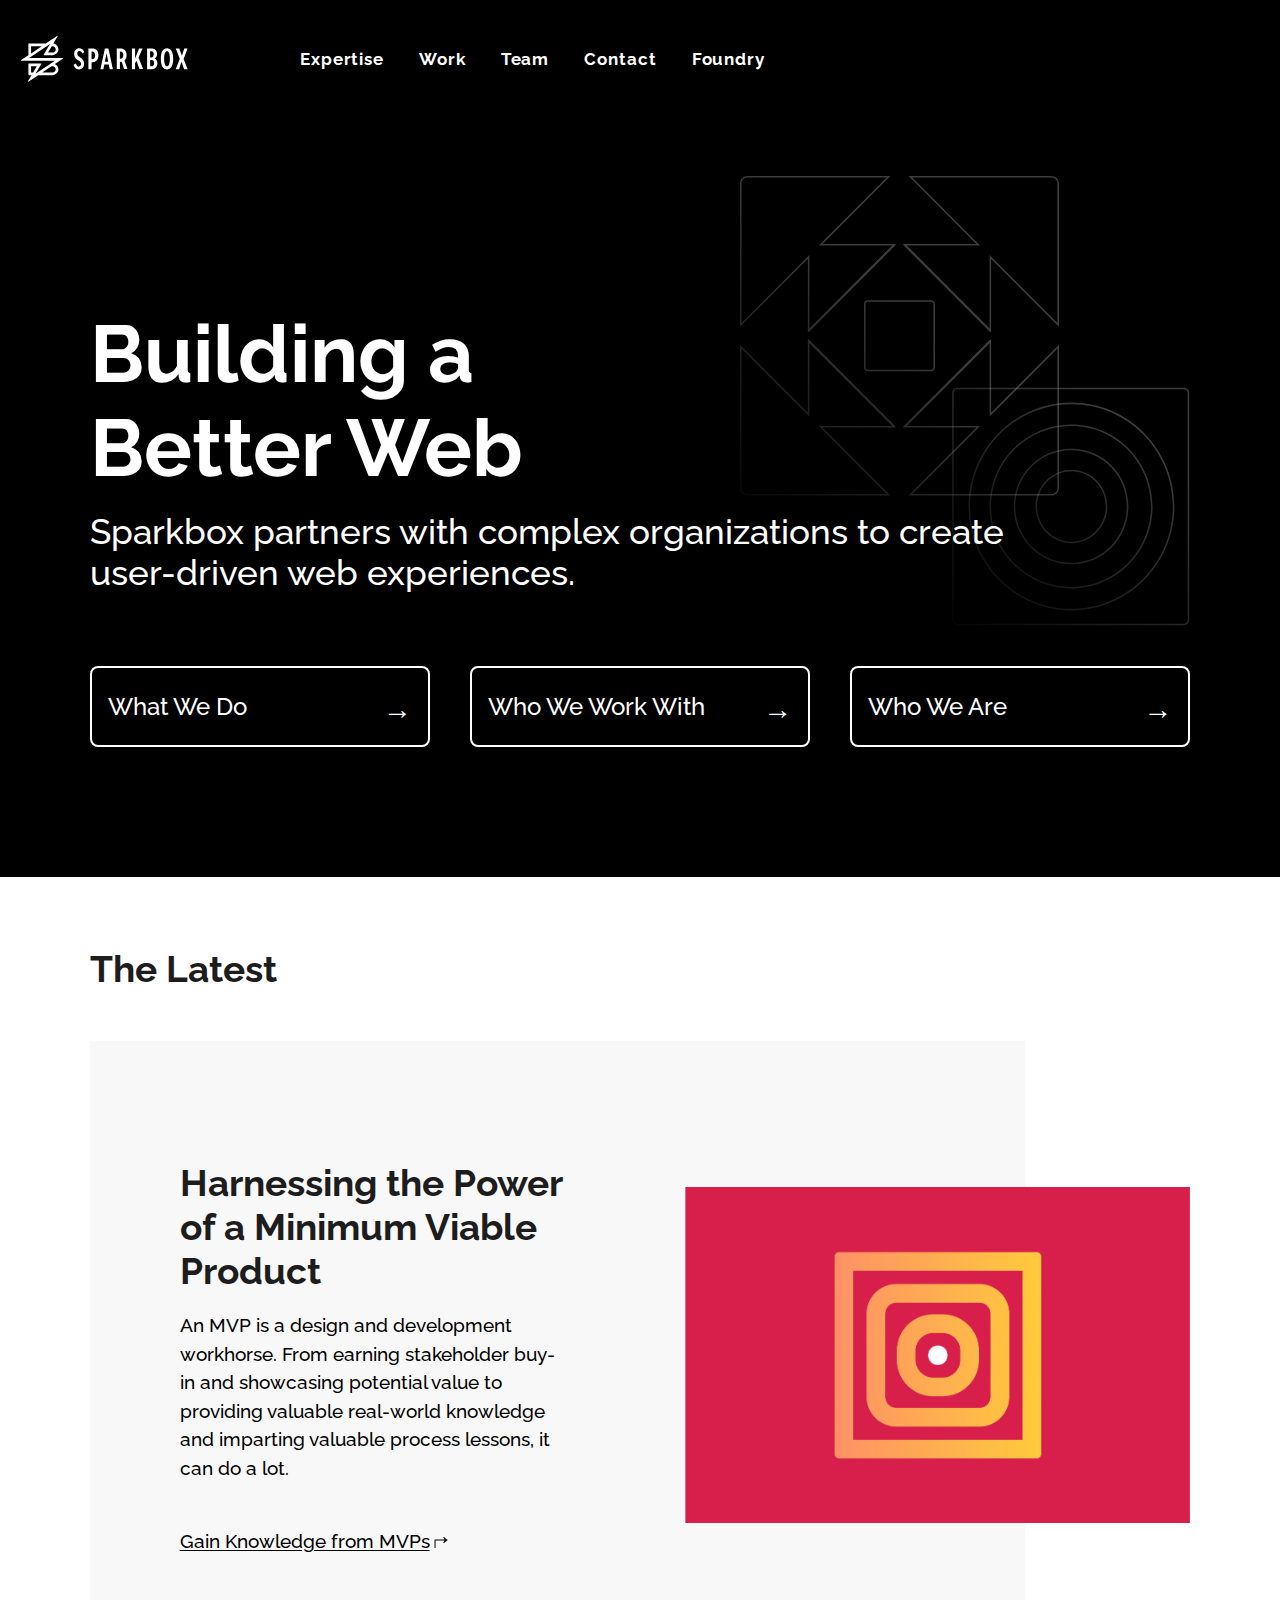
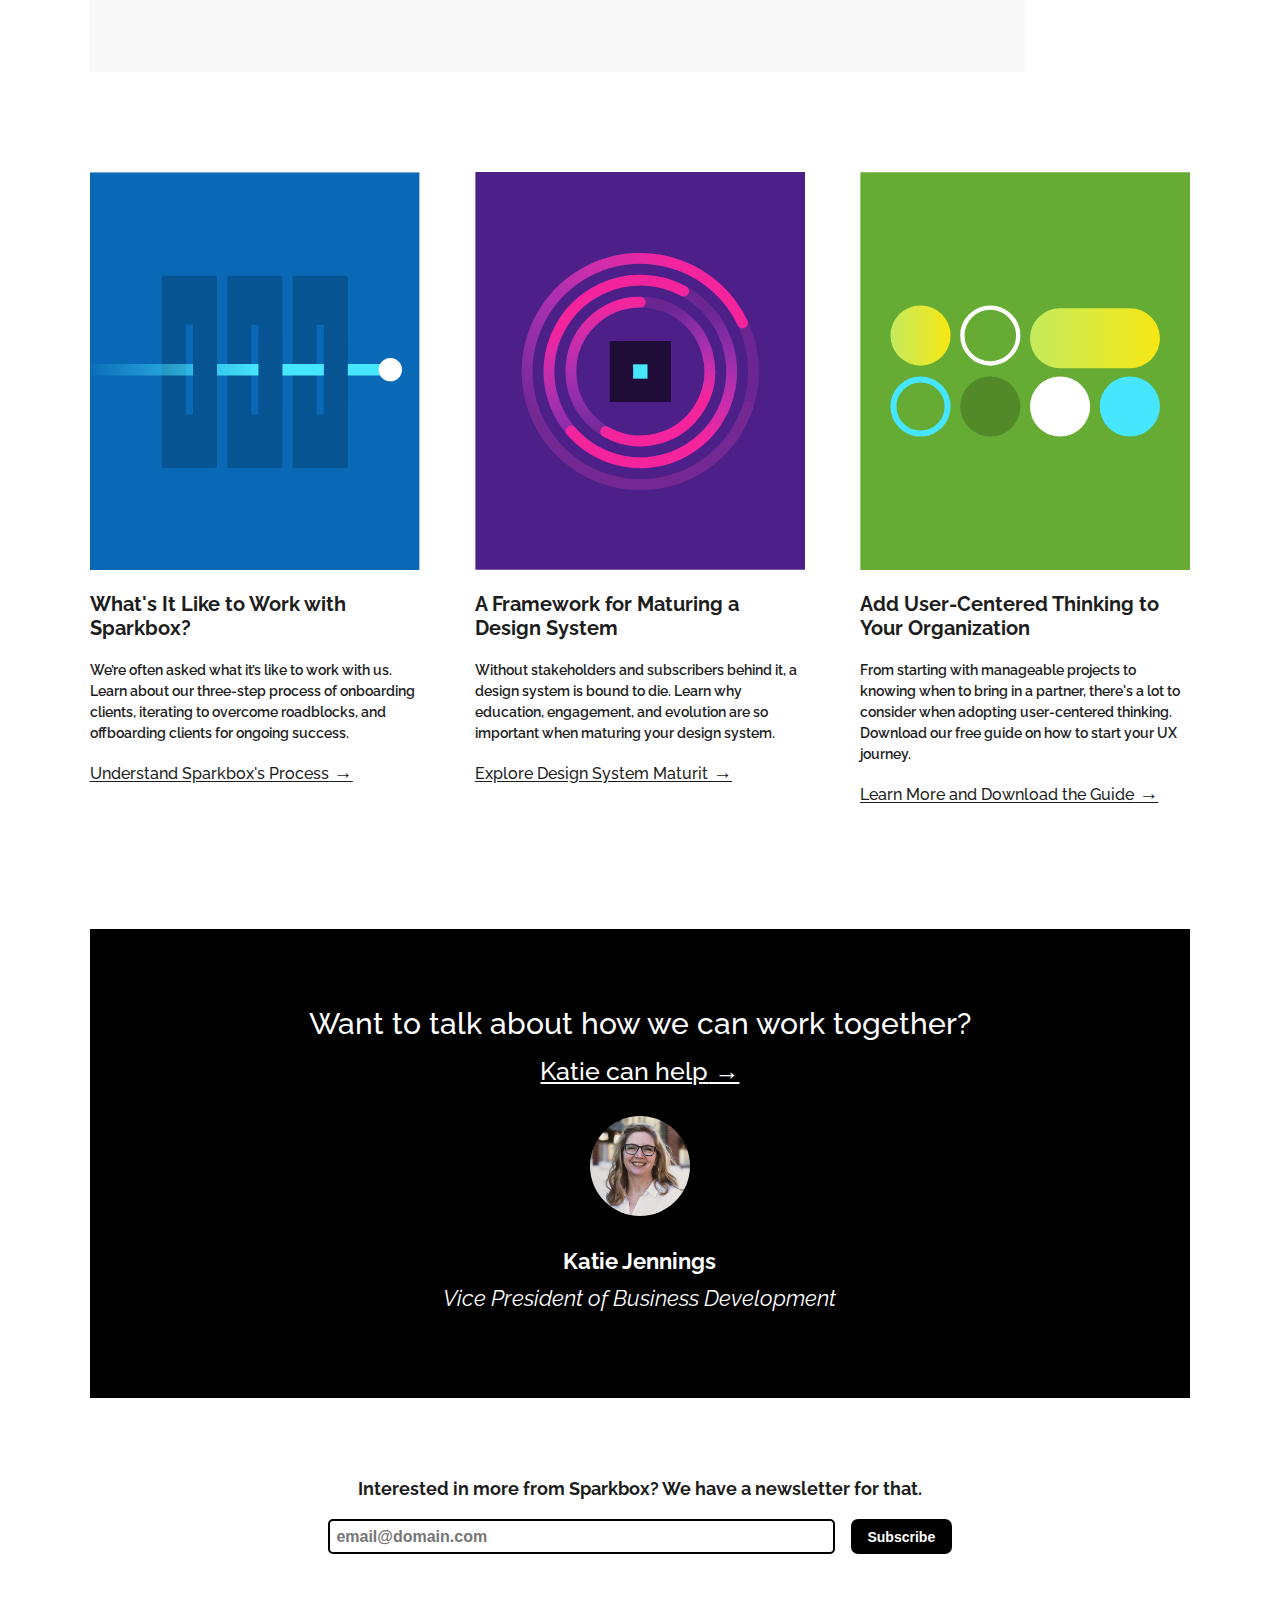
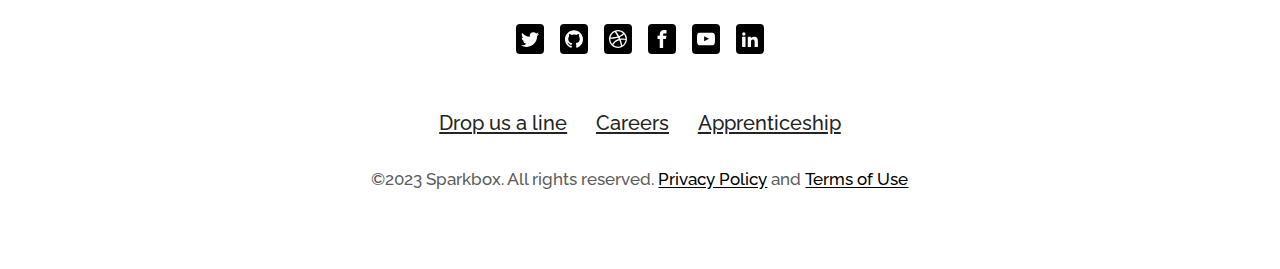
<file: responsive page 2/index.html>
<!DOCTYPE html>
<html lang="en">
<head>
    <meta charset="UTF-8">
    <meta name="viewport" content="width=device-width, initial-scale=1.0">
    <title>Document</title>
    <link rel="stylesheet" href="style.css">
</head>
<body>
    <header class="nav-header background-black">
        <div class="limited-width">
            <div class="nav--site-promo">
                <img class="site-icon" src="media/site_icon.svg">
                <img class="site-name" src="media/site_name.svg">
            </div>
            <nav>
                <a href="#">Expertise</a>
                <a href="#">Work</a>
                <a href="#">Team</a>
                <a href="#">Contact</a>
                <a href="#">Foundry</a>
            </nav>
            <img class="menu-toggle-btn" src="media/toggle_menu_btn_icon.svg">
        </div>
    </header>
    <main>
        <header class="main-header background-black">
            <div class="limited-width">
                <div class="w-position-relative">
                    <img class="background-img" src="media/background_img.svg">
                    <h1>Building a Better Web</h1>
                    <P>Sparkbox partners with complex organizations to create <span style="white-space: nowrap;">user-driven</span> web experiences.</P>
                </div>
                <ul class="header-links row-column">
                    <li><a class="header-text-link" href="#">What We Do</a></li>
                    <li><a class="header-text-link" href="#">Who We Work With</a></li>
                    <li><a class="header-text-link" href="#">Who We Are</a></li>
                </ul>
            </div>
        </header>
        <section class="limited-width">
            <h2>The Latest</h2>
            <article id="card-1">
                <div>
                    <h2>Harnessing the Power of a Minimum Viable Product</h2>
                    <p class="para-style-abc">An MVP is a design and development workhorse. From earning stakeholder buy-in and showcasing potential value to providing valuable real-world knowledge and imparting valuable process lessons, it can do a lot.</p>
                    <a class="redirect-link" href="#">Gain Knowledge from MVPs</a>
                </div>
                <div id="card-1-img">
                    <img id="card-1-img" src="media/Img_instagram_alike.png">
                </div>
            </article>
            <div class="more-info row-column">

                <article class="row-column-card">
                    <div class="more-info-img">
                        <img src="media/Img_work_with_sparkbox.svg">
                    </div>
                    <div class="more-info-description">
                        <h3>What's It Like to Work with Sparkbox?</h3>
                        <p class="para-style-abc">We&#x2019;re often asked what it&#x2019;s like to work with us. Learn about our three-step process of onboarding clients, iterating to overcome roadblocks, and offboarding clients for ongoing success.</p>
                        <a class="redirect-link" href="#">Understand Sparkbox's Process</a>
                    </div>
                </article>

                <article class="row-column-card">
                    <div class="more-info-img">
                        <img src="media/Img_framework.svg">
                    </div>
                    <div class="more-info-description">
                        <h3>A Framework for Maturing a Design System</h3>
                        <p class="para-style-abc">Without stakeholders and subscribers behind it, a design system is bound to die. Learn why education, engagement, and evolution are so important when maturing your design system.</p>
                        <a class="redirect-link" href="#">Explore Design System Maturit</a>
                    </div>
                </article>

                <article class="row-column-card">
                    <div class="more-info-img">
                        <img src="media/Img_organization.svg">
                    </div>
                    <div class="more-info-description">
                        <h3>Add User-Centered Thinking to Your Organization</h3>
                        <p class="para-style-abc">From starting with manageable projects to knowing when to bring in a partner, there's a lot to consider when adopting user-centered thinking. Download our free guide on how to start your UX journey.</p>
                        <a class="redirect-link" href="#">Learn More and Download the Guide</a>
                    </div>
                </article>
            </div>
        </section>
        <aside class="background-black limited-width">
            <h2>Want to talk about how we can work together?</h2>
            <a class="redirect-link white-text author-help" href="#">Katie can help</a>
            <br>
            <img src="media/author_profile.jpeg">
            <p rel="author" class="author-name">Katie Jennings</a>
            <p>Vice President of Business Development</p>
        </aside>
    </main>
    <footer class="limited-width">
        <h2>Interested in more from Sparkbox? We have a newsletter for that.</h2>
        <div class="row-column-767 form">
            <input type="email" placeholder="email@domain.com">
            <button>Subscribe</button>
        </div>
        <div class="social-media-promo">
            <a href="#">
                <svg viewBox="0 0 32 32" id="icon-twitter" xmlns="http://www.w3.org/2000/svg" width="100%" height="100%">
                    <path d="M32 7.075a12.941 12.941 0 01-3.769 1.031 6.601 6.601 0 002.887-3.631 13.21 13.21 0 01-4.169 1.594A6.565 6.565 0 0022.155 4a6.563 6.563 0 00-6.563 6.563c0 .512.056 1.012.169 1.494A18.635 18.635 0 012.23 5.195a6.56 6.56 0 00-.887 3.3 6.557 6.557 0 002.919 5.463 6.565 6.565 0 01-2.975-.819v.081a6.565 6.565 0 005.269 6.437 6.574 6.574 0 01-2.968.112 6.588 6.588 0 006.131 4.563 13.17 13.17 0 01-9.725 2.719 18.568 18.568 0 0010.069 2.95c12.075 0 18.681-10.006 18.681-18.681 0-.287-.006-.569-.019-.85A13.216 13.216 0 0032 7.076z"></path>
                </svg>
            </a>
            <a href="#">
                <svg viewBox="0 0 32 32" id="icon-github" xmlns="http://www.w3.org/2000/svg" width="100%" height="100%">
                    <path d="M16 .395c-8.836 0-16 7.163-16 16 0 7.069 4.585 13.067 10.942 15.182.8.148 1.094-.347 1.094-.77 0-.381-.015-1.642-.022-2.979-4.452.968-5.391-1.888-5.391-1.888-.728-1.849-1.776-2.341-1.776-2.341-1.452-.993.11-.973.11-.973 1.606.113 2.452 1.649 2.452 1.649 1.427 2.446 3.743 1.739 4.656 1.33.143-1.034.558-1.74 1.016-2.14-3.554-.404-7.29-1.777-7.29-7.907 0-1.747.625-3.174 1.649-4.295-.166-.403-.714-2.03.155-4.234 0 0 1.344-.43 4.401 1.64a15.353 15.353 0 014.005-.539c1.359.006 2.729.184 4.008.539 3.054-2.07 4.395-1.64 4.395-1.64.871 2.204.323 3.831.157 4.234 1.026 1.12 1.647 2.548 1.647 4.295 0 6.145-3.743 7.498-7.306 7.895.574.497 1.085 1.47 1.085 2.963 0 2.141-.019 3.864-.019 4.391 0 .426.288.925 1.099.768C27.421 29.457 32 23.462 32 16.395c0-8.837-7.164-16-16-16z"></path>
                </svg>
            </a>
            <a href="#">
                <svg viewBox="0 0 32 32" id="icon-dribbble" xmlns="http://www.w3.org/2000/svg" width="100%" height="100%">
                    <path d="M16 32C7.175 32 0 24.825 0 16S7.175 0 16 0s16 7.175 16 16-7.175 16-16 16zm13.494-13.812c-.469-.15-4.231-1.269-8.512-.581 1.788 4.912 2.512 8.912 2.656 9.744 3.063-2.075 5.25-5.356 5.856-9.163zM21.337 28.6c-.206-1.2-.994-5.375-2.913-10.363-.031.012-.063.019-.087.031-7.713 2.688-10.481 8.031-10.725 8.531a13.612 13.612 0 008.387 2.887c1.894 0 3.7-.387 5.338-1.087zM5.844 25.156c.313-.531 4.063-6.738 11.106-9.019.175-.056.356-.113.538-.162a50.041 50.041 0 00-1.106-2.319C9.563 15.7 2.938 15.612 2.338 15.606c-.006.137-.006.275-.006.419 0 3.506 1.331 6.712 3.512 9.131zM2.625 13.219c.612.006 6.244.031 12.637-1.662a86.017 86.017 0 00-5.069-7.906C6.368 5.457 3.505 8.982 2.624 13.22zM12.8 2.731a73.225 73.225 0 015.1 8c4.863-1.819 6.919-4.588 7.163-4.938A13.598 13.598 0 0016 2.349a14.22 14.22 0 00-3.2.381zm13.781 4.65c-.288.388-2.581 3.325-7.631 5.388.319.65.625 1.313.906 1.981.1.238.2.469.294.706 4.55-.569 9.069.344 9.519.438a13.628 13.628 0 00-3.087-8.512z"></path>
                </svg>
            </a>
            <a href="#">
                <svg viewBox="0 0 32 32" id="icon-facebook" xmlns="http://www.w3.org/2000/svg" width="100%" height="100%">
                    <path d="M19 6h5V0h-5c-3.86 0-7 3.14-7 7v3H8v6h4v16h6V16h5l1-6h-6V7c0-.542.458-1 1-1z"></path>
                </svg>
            </a>
            <a href="#">
                <svg viewBox="0 0 32 32" id="icon-youtube" xmlns="http://www.w3.org/2000/svg" width="100%" height="100%">
                    <path d="M31.681 9.6s-.313-2.206-1.275-3.175C29.187 5.15 27.825 5.144 27.2 5.069c-4.475-.325-11.194-.325-11.194-.325h-.012s-6.719 0-11.194.325c-.625.075-1.987.081-3.206 1.356C.631 7.394.325 9.6.325 9.6s-.319 2.588-.319 5.181v2.425c0 2.587.319 5.181.319 5.181s.313 2.206 1.269 3.175c1.219 1.275 2.819 1.231 3.531 1.369 2.563.244 10.881.319 10.881.319s6.725-.012 11.2-.331c.625-.075 1.988-.081 3.206-1.356.962-.969 1.275-3.175 1.275-3.175s.319-2.587.319-5.181v-2.425c-.006-2.588-.325-5.181-.325-5.181zM12.694 20.15v-8.994l8.644 4.513-8.644 4.481z"></path>
                </svg>
            </a>
            <a href="#">
                <svg viewBox="0 0 32 32" id="icon-linkedin" xmlns="http://www.w3.org/2000/svg" width="100%" height="100%">
                    <path d="M12 12h5.535v2.837h.079c.77-1.381 2.655-2.837 5.464-2.837C28.92 12 30 15.637 30 20.367V30h-5.769v-8.54c0-2.037-.042-4.657-3.001-4.657-3.005 0-3.463 2.218-3.463 4.509V30H12V12zM2 12h6v18H2V12zM8 7a3 3 0 11-6 0 3 3 0 016 0z"></path>
                </svg>
            </a>
        </div>
        <div class="footer-text-links">
            <a class="redirect-link" href="#">Drop us a line</a>
            <a class="redirect-link" href="#">Careers</a>
            <a class="redirect-link" href="#">Apprenticeship</a>
        </div>
        <p>©2023 Sparkbox. All rights reserved. <a class="redirect-link" href="#">Privacy Policy</a> and <a class="redirect-link" href="#">Terms of Use</a></p>
    </footer>
</body>
</html>
</file>
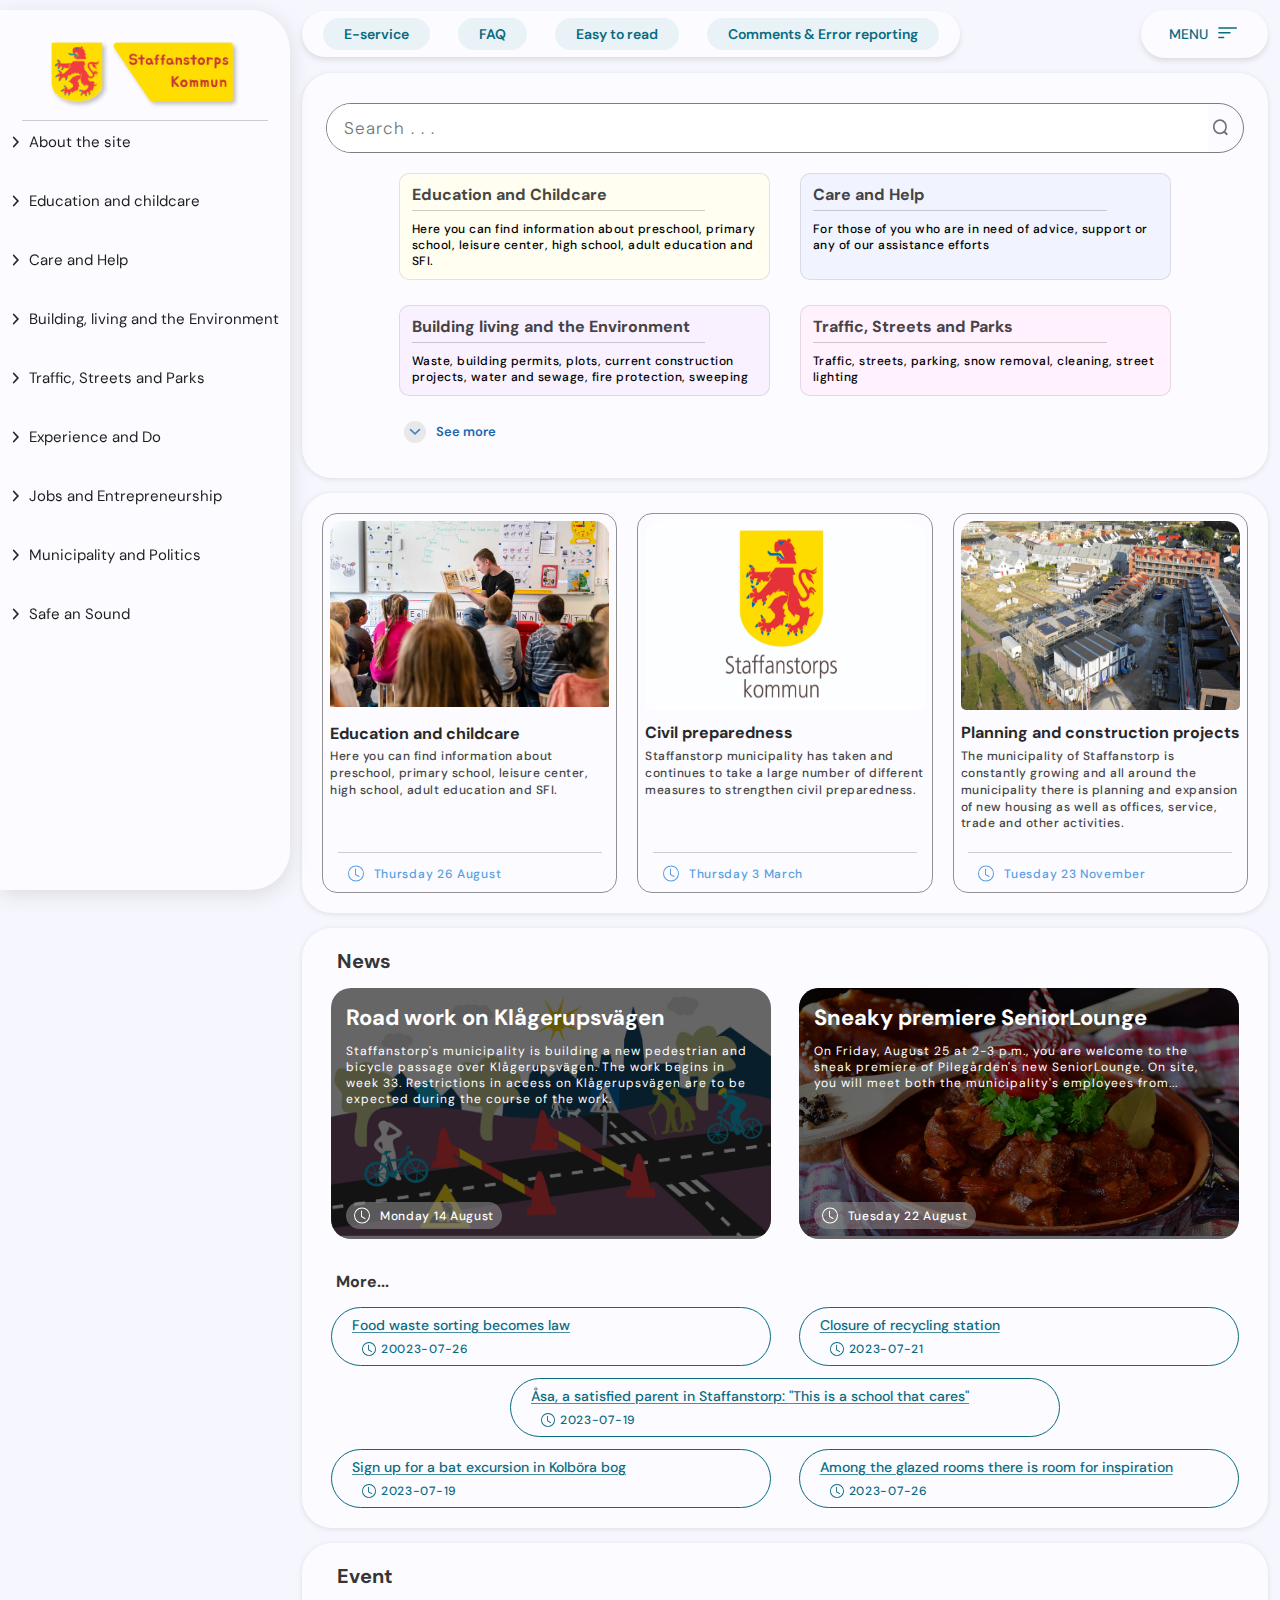
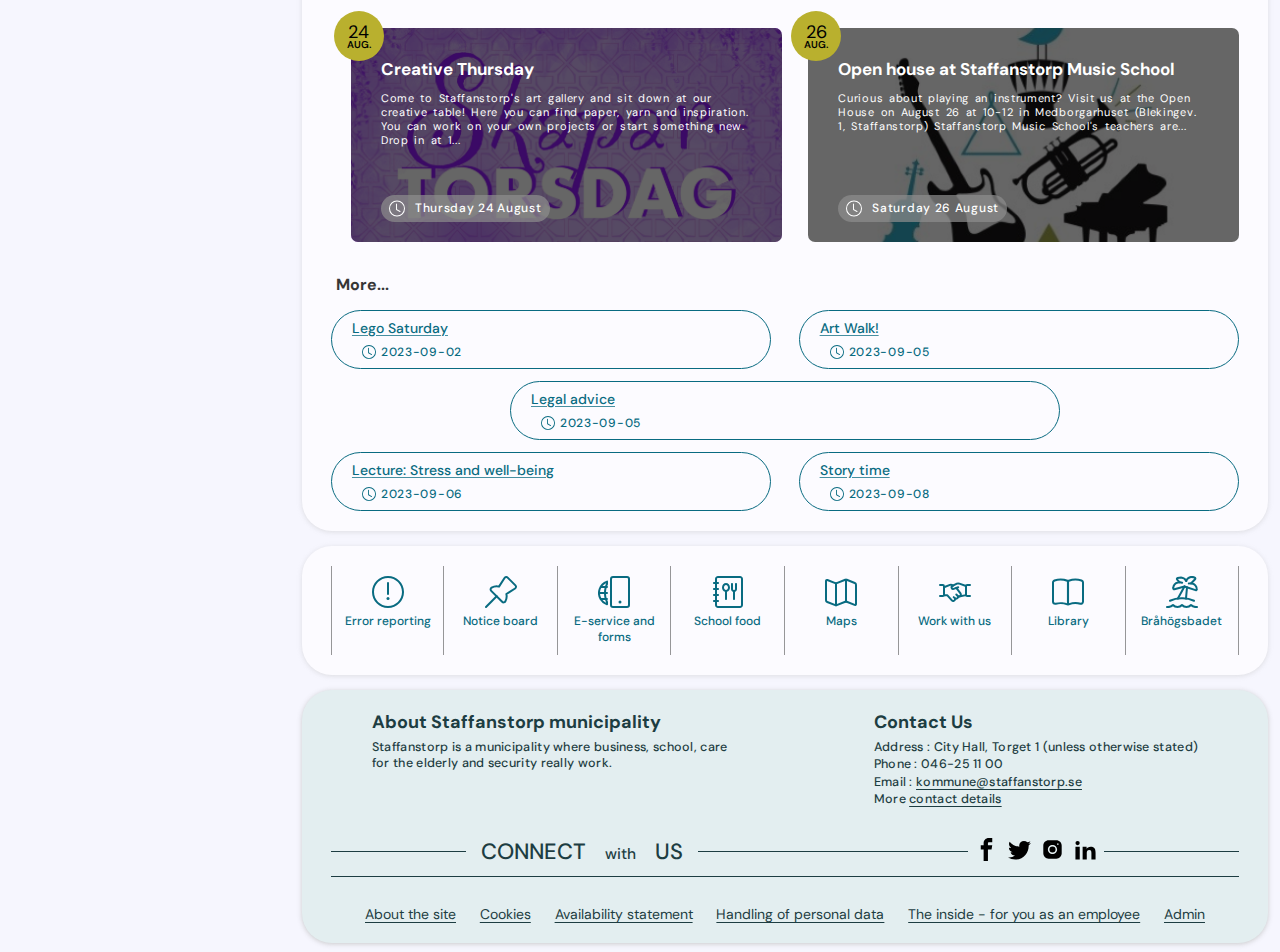
<file: responsive page 3/index.html>
<!DOCTYPE html>
<html lang="en">
<head>
    <meta charset="UTF-8">
    <meta name="viewport" content="width=device-width, initial-scale=1.0">
    <title>Responsive Custom design</title>
    <link rel="stylesheet" href="style.css">
</head>
<body>
    <div class="side-pannel">
        <div class="site-logo-holder">
            <img src="media/site_icon.png" alt="site logo icon" class="logo">
            <img src="media/img_site_name.png" alt="site name icon" class="name">
        </div>
        <div class="h-line"></div>
        <div class="side-pannel-menu">
            <div class="expandable-tab">
                <svg width="10" height="16" viewBox="0 0 10 16" fill="none" xmlns="http://www.w3.org/2000/svg">
                    <path d="M1.97736 2L7.47736 8L1.97736 14" stroke="black" stroke-width="2.3" stroke-linecap="round"/>
                </svg>
                <p>About the site</p>
            </div>
            <div class="expandable-tab">
                <svg width="10" height="16" viewBox="0 0 10 16" fill="none" xmlns="http://www.w3.org/2000/svg">
                    <path d="M1.97736 2L7.47736 8L1.97736 14" stroke="black" stroke-width="2.3" stroke-linecap="round"/>
                </svg>
                <p>Education and childcare</p>
            </div>
            <div class="expandable-tab">
                <svg width="10" height="16" viewBox="0 0 10 16" fill="none" xmlns="http://www.w3.org/2000/svg">
                    <path d="M1.97736 2L7.47736 8L1.97736 14" stroke="black" stroke-width="2.3" stroke-linecap="round"/>
                </svg>
                <p>Care and Help</p>
            </div>
            <div class="expandable-tab">
                <svg width="10" height="16" viewBox="0 0 10 16" fill="none" xmlns="http://www.w3.org/2000/svg">
                    <path d="M1.97736 2L7.47736 8L1.97736 14" stroke="black" stroke-width="2.3" stroke-linecap="round"/>
                </svg>
                <p>Building, living and the Environment</p>
            </div>
            <div class="expandable-tab">
                <svg width="10" height="16" viewBox="0 0 10 16" fill="none" xmlns="http://www.w3.org/2000/svg">
                    <path d="M1.97736 2L7.47736 8L1.97736 14" stroke="black" stroke-width="2.3" stroke-linecap="round"/>
                </svg>
                <p>Traffic, Streets and Parks</p>
            </div>
            <div class="expandable-tab">
                <svg width="10" height="16" viewBox="0 0 10 16" fill="none" xmlns="http://www.w3.org/2000/svg">
                    <path d="M1.97736 2L7.47736 8L1.97736 14" stroke="black" stroke-width="2.3" stroke-linecap="round"/>
                </svg>
                <p>Experience and Do</p>
            </div>
            <div class="expandable-tab">
                <svg width="10" height="16" viewBox="0 0 10 16" fill="none" xmlns="http://www.w3.org/2000/svg">
                    <path d="M1.97736 2L7.47736 8L1.97736 14" stroke="black" stroke-width="2.3" stroke-linecap="round"/>
                </svg>
                <p>Jobs and Entrepreneurship</p>
            </div>
            <div class="expandable-tab">
                <svg width="10" height="16" viewBox="0 0 10 16" fill="none" xmlns="http://www.w3.org/2000/svg">
                    <path d="M1.97736 2L7.47736 8L1.97736 14" stroke="black" stroke-width="2.3" stroke-linecap="round"/>
                </svg>
                <p>Municipality and Politics</p>
            </div>
            <div class="expandable-tab">
                <svg width="10" height="16" viewBox="0 0 10 16" fill="none" xmlns="http://www.w3.org/2000/svg">
                    <path d="M1.97736 2L7.47736 8L1.97736 14" stroke="black" stroke-width="2.3" stroke-linecap="round"/>
                </svg>
                <p>Safe an Sound</p>
            </div>
        </div>
    </div>
    <div class="main-content">
        <header class="top-bar">
            <div class="logo-holder">
                <img src="media/site_icon.png" alt="site logo img" class="logo">
                <img src="media/img_site_name.png" alt="site name icon" class="name">
            </div>
            <nav>
                <p>E-service</p>
                <p>FAQ</p>
                <p>Easy to read</p>
                <p>Comments  & Error reporting</p>
            </nav>
            <div class="toggle-menu-btn">
                MENU
                <svg xmlns="http://www.w3.org/2000/svg" width="16" height="16" fill="currentColor" class="bi bi-filter-left" viewBox="0 0 16 16">
                    <path d="M2 10.5a.5.5 0 0 1 .5-.5h3a.5.5 0 0 1 0 1h-3a.5.5 0 0 1-.5-.5zm0-3a.5.5 0 0 1 .5-.5h7a.5.5 0 0 1 0 1h-7a.5.5 0 0 1-.5-.5zm0-3a.5.5 0 0 1 .5-.5h11a.5.5 0 0 1 0 1h-11a.5.5 0 0 1-.5-.5z"/>
                </svg>
            </div>
        </header>
        <main>
            <div class="search-pannel">
                <div class="search-box">
                    <input type="text" placeholder="Search . . .">
                    <svg width="21" height="23" viewBox="0 0 21 23" xmlns="http://www.w3.org/2000/svg">
                        <path d="M19.4444 10.5C19.4444 16.299 15.0917 21 9.72222 21C4.35279 21 0 16.299 0 10.5C0 4.70101 4.35279 0 9.72222 0C15.0917 0 19.4444 4.70101 19.4444 10.5ZM2.26583 10.5C2.26583 14.9475 5.60417 18.5529 9.72222 18.5529C13.8403 18.5529 17.1786 14.9475 17.1786 10.5C17.1786 6.05251 13.8403 2.4471 9.72222 2.4471C5.60417 2.4471 2.26583 6.05251 2.26583 10.5Z"/>
                        <path d="M17.0681 16.8879L16.1694 16.0047L14.4031 17.8021L15.3018 18.6853L17.0681 16.8879ZM18.5114 21.8394C19.0077 22.3271 19.8055 22.3201 20.2932 21.8238C20.781 21.3275 20.774 20.5297 20.2777 20.042L18.5114 21.8394ZM15.3018 18.6853L18.5114 21.8394L20.2777 20.042L17.0681 16.8879L15.3018 18.6853Z"/>
                    </svg>
                </div>
                <div class="search-items-cont">
                    <div class="search-item">
                        <h3>Education and Childcare</h3>
                        <div class="h-line"></div>
                        <p>Here you can find information about preschool, primary school, leisure center, high school, adult education and SFI.</p>
                    </div>
                    <div class="search-item">
                        <h3>Care and Help</h3>
                        <div class="h-line"></div>
                        <p>For those of you who are in need of advice, support or any of our assistance efforts</p>
                    </div>
                    <div class="search-item">
                        <h3>Building living and the Environment</h3>
                        <div class="h-line"></div>
                        <p>Waste, building permits, plots, current construction projects, water and sewage, fire protection, sweeping</p>
                    </div>
                    <div class="search-item">
                        <h3>Traffic, Streets and Parks</h3>
                        <div class="h-line"></div>
                        <p>Traffic, streets, parking, snow removal, cleaning, street lighting</p>
                    </div>
                    <div class="search-item">
                        <h3>Experience and do</h3>
                        <div class="h-line"></div>
                        <p>Events, leisure park, leisure, sports, association register, library, culture</p>
                    </div>
                    <div class="search-item">
                        <h3>Jobs and entrepreneurship</h3>
                        <div class="h-line"></div>
                        <p>The municipality as employer, procurement, land and premises, permits, general company information</p>
                    </div>
                    <div class="search-item">
                        <h3>Municipality and politics</h3>
                        <div class="h-line"></div>
                        <p>Municipal facts, finances, contact details, minutes, press, politics and democracy</p>
                    </div>
                    <div class="search-item">
                        <h3>Safe and sound</h3>
                        <div class="h-line"></div>
                        <p>Information about the rescue service and the municipality's security unit</p>
                    </div>
                </div>
                <div class="see-more-less-btn" onclick="see_more_less(this)">
                    <div class="btn-icon">
                        <svg width="10" height="16" viewBox="0 0 10 16" fill="none" xmlns="http://www.w3.org/2000/svg">
                            <path d="M1.97736 2L7.47736 8L1.97736 14" stroke="black" stroke-width="2.3" stroke-linecap="round"/>
                        </svg>
                    </div>
                    <p>See more</p>
                </div>
            </div>
            <div class="site-blogs-wrapper">
                <div class="site-blogs">
                    <div class="blog">
                        <div class="img-holder">
                            <img src="media/blog_img_education.jpg">
                        </div>
                        <h2>Education and childcare</h2>
                        <p>Here you can find information about preschool, primary school, leisure center, high school, adult education and SFI.</p>
                        <div class="footer">
                            <div class="h-line"></div>
                            <div class="date-cont blog-post-date-cont">
                                <svg xmlns="http://www.w3.org/2000/svg" width="16" height="16" fill="currentColor" class="bi bi-clock" viewBox="0 0 16 16">
                                    <path d="M8 3.5a.5.5 0 0 0-1 0V9a.5.5 0 0 0 .252.434l3.5 2a.5.5 0 0 0 .496-.868L8 8.71V3.5z"/>
                                    <path d="M8 16A8 8 0 1 0 8 0a8 8 0 0 0 0 16zm7-8A7 7 0 1 1 1 8a7 7 0 0 1 14 0z"/>
                                </svg>
                                <p>Thursday 26 August</p>
                            </div>
                        </div>
                    </div>
                    <div class="blog">
                        <div class="img-holder">
                            <img src="media/blog_img_civil.jpg">
                        </div>
                        <h2>Civil preparedness</h2>
                        <p>Staffanstorp municipality has taken and continues to take a large number of different measures to strengthen civil preparedness.</p>
                        <div class="footer">
                            <div class="h-line"></div>
                            <div class="date-cont blog-post-date-cont">
                                <svg xmlns="http://www.w3.org/2000/svg" width="16" height="16" fill="currentColor" class="bi bi-clock" viewBox="0 0 16 16">
                                    <path d="M8 3.5a.5.5 0 0 0-1 0V9a.5.5 0 0 0 .252.434l3.5 2a.5.5 0 0 0 .496-.868L8 8.71V3.5z"/>
                                    <path d="M8 16A8 8 0 1 0 8 0a8 8 0 0 0 0 16zm7-8A7 7 0 1 1 1 8a7 7 0 0 1 14 0z"/>
                                </svg>
                                <p>Thursday 3 March</p>
                            </div>
                        </div>
                    </div>
                    <div class="blog">
                        <div class="img-holder">
                            <img src="media/blog_img_construction.jpg">
                        </div>
                        <h2>Planning and construction projects</h2>
                        <p>The municipality of Staffanstorp is constantly growing and all around the municipality there is planning and expansion of new housing as well as offices, service, trade and other activities.</p>
                        <div class="footer">
                            <div class="h-line"></div>
                            <div class="date-cont blog-post-date-cont">
                                <svg xmlns="http://www.w3.org/2000/svg" width="16" height="16" fill="currentColor" class="bi bi-clock" viewBox="0 0 16 16">
                                    <path d="M8 3.5a.5.5 0 0 0-1 0V9a.5.5 0 0 0 .252.434l3.5 2a.5.5 0 0 0 .496-.868L8 8.71V3.5z"/>
                                    <path d="M8 16A8 8 0 1 0 8 0a8 8 0 0 0 0 16zm7-8A7 7 0 1 1 1 8a7 7 0 0 1 14 0z"/>
                                </svg>
                                <p>Tuesday 23 November</p>
                            </div>
                        </div>
                    </div>
                </div>
            </div>
            <div class="news-pannel">
                <h2 class="title">News</h2>
                <div class="post-news-wrapper">
                    <div class="post-news-cont">
                        <div class="post-news">
                            <img src="media/news_img_roads.jpg">
                            <div class="description">
                                <h3>Road work on Klågerupsvägen</h3>
                                <p>Staffanstorp's municipality is building a new pedestrian and bicycle passage over Klågerupsvägen. The work begins in week 33. Restrictions in access on Klågerupsvägen are to be expected during the course of the work.</p>
                                <div class="footer">
                                    <div class="h-line"></div>
                                    <div class="date-cont post-news-date-cont">
                                        <svg xmlns="http://www.w3.org/2000/svg" width="16" height="16" fill="currentColor" class="bi bi-clock" viewBox="0 0 16 16">
                                            <path d="M8 3.5a.5.5 0 0 0-1 0V9a.5.5 0 0 0 .252.434l3.5 2a.5.5 0 0 0 .496-.868L8 8.71V3.5z"/>
                                            <path d="M8 16A8 8 0 1 0 8 0a8 8 0 0 0 0 16zm7-8A7 7 0 1 1 1 8a7 7 0 0 1 14 0z"/>
                                        </svg>
                                        <p>Monday 14 August</p>
                                    </div>
                                </div>
                            </div>
                        </div>
                        <div class="post-news">
                            <img src="media/news_img_food.jpg">
                            <div class="description">
                                <h3>Sneaky premiere SeniorLounge</h3>
                                <p>On Friday, August 25 at 2-3 p.m., you are welcome to the sneak premiere of Pilegården's new SeniorLounge. On site, you will meet both the municipality's employees from...</p>
                                <div class="footer">
                                    <div class="h-line"></div>
                                    <div class="date-cont post-news-date-cont">
                                        <svg xmlns="http://www.w3.org/2000/svg" width="16" height="16" fill="currentColor" class="bi bi-clock" viewBox="0 0 16 16">
                                            <path d="M8 3.5a.5.5 0 0 0-1 0V9a.5.5 0 0 0 .252.434l3.5 2a.5.5 0 0 0 .496-.868L8 8.71V3.5z"/>
                                            <path d="M8 16A8 8 0 1 0 8 0a8 8 0 0 0 0 16zm7-8A7 7 0 1 1 1 8a7 7 0 0 1 14 0z"/>
                                        </svg>
                                        <p>Tuesday 22 August</p>
                                    </div>
                                </div>
                            </div>
                        </div>
                    </div>
                </div>
                <h3 class="title title-more">More...</h3>
                <div class="link-cont">
                    <div class="row-column">
                        <div class="link-element">
                            <p>Food waste sorting becomes law</p>
                            <div class="date-cont link-date-cont">
                                <svg xmlns="http://www.w3.org/2000/svg" width="16" height="16" fill="currentColor" class="bi bi-clock" viewBox="0 0 16 16">
                                    <path d="M8 3.5a.5.5 0 0 0-1 0V9a.5.5 0 0 0 .252.434l3.5 2a.5.5 0 0 0 .496-.868L8 8.71V3.5z"/>
                                    <path d="M8 16A8 8 0 1 0 8 0a8 8 0 0 0 0 16zm7-8A7 7 0 1 1 1 8a7 7 0 0 1 14 0z"/>
                                </svg>
                                <p>20023-07-26</p>
                            </div>
                        </div>
                        <div class="link-element">
                            <p>Closure of recycling station</p>
                            <div class="date-cont link-date-cont">
                                <svg xmlns="http://www.w3.org/2000/svg" width="16" height="16" fill="currentColor" class="bi bi-clock" viewBox="0 0 16 16">
                                    <path d="M8 3.5a.5.5 0 0 0-1 0V9a.5.5 0 0 0 .252.434l3.5 2a.5.5 0 0 0 .496-.868L8 8.71V3.5z"/>
                                    <path d="M8 16A8 8 0 1 0 8 0a8 8 0 0 0 0 16zm7-8A7 7 0 1 1 1 8a7 7 0 0 1 14 0z"/>
                                </svg>
                                <p>2023-07-21</p>
                            </div>
                        </div>
                    </div>
                    <div class="link-element middle-one">
                        <p>Åsa, a satisfied parent in Staffanstorp: "This is a school that cares"</p>
                        <div class="date-cont link-date-cont">
                            <svg xmlns="http://www.w3.org/2000/svg" width="16" height="16" fill="currentColor" class="bi bi-clock" viewBox="0 0 16 16">
                                <path d="M8 3.5a.5.5 0 0 0-1 0V9a.5.5 0 0 0 .252.434l3.5 2a.5.5 0 0 0 .496-.868L8 8.71V3.5z"/>
                                <path d="M8 16A8 8 0 1 0 8 0a8 8 0 0 0 0 16zm7-8A7 7 0 1 1 1 8a7 7 0 0 1 14 0z"/>
                            </svg>
                            <p>2023-07-19</p>
                        </div>
                    </div>
                    <div class="row-column">
                        <div class="link-element">
                            <p>Sign up for a bat excursion in Kolböra bog</p>
                            <div class="date-cont link-date-cont">
                                <svg xmlns="http://www.w3.org/2000/svg" width="16" height="16" fill="currentColor" class="bi bi-clock" viewBox="0 0 16 16">
                                    <path d="M8 3.5a.5.5 0 0 0-1 0V9a.5.5 0 0 0 .252.434l3.5 2a.5.5 0 0 0 .496-.868L8 8.71V3.5z"/>
                                    <path d="M8 16A8 8 0 1 0 8 0a8 8 0 0 0 0 16zm7-8A7 7 0 1 1 1 8a7 7 0 0 1 14 0z"/>
                                </svg>
                                <p>2023-07-19</p>
                            </div>
                        </div>
                        <div class="link-element">
                            <p>Among the glazed rooms there is room for inspiration</p>
                            <div class="date-cont link-date-cont">
                                <svg xmlns="http://www.w3.org/2000/svg" width="16" height="16" fill="currentColor" class="bi bi-clock" viewBox="0 0 16 16">
                                    <path d="M8 3.5a.5.5 0 0 0-1 0V9a.5.5 0 0 0 .252.434l3.5 2a.5.5 0 0 0 .496-.868L8 8.71V3.5z"/>
                                    <path d="M8 16A8 8 0 1 0 8 0a8 8 0 0 0 0 16zm7-8A7 7 0 1 1 1 8a7 7 0 0 1 14 0z"/>
                                </svg>
                                <p>2023-07-26</p>
                            </div>
                        </div>
                    </div>
                </div>
            </div>
            <div class="event-pannel">
                <h2 class="title">Event</h2>
                <div class="post-event-wrapper">
                    <div class="post-event">
                        <div class="event">
                            <div class="date-highlighter">
                                <p class="date">24</p>
                                <p class="month">AUG.</p>
                            </div>
                            <img src="media/event_img_creative_thursday.jpg">
                            <div class="description">
                                <h3>Creative Thursday</h3>
                                <p>Come to Staffanstorp's art gallery and sit down at our creative table! Here you can find paper, yarn and inspiration. You can work on your own projects or start something new. Drop in at 1...</p>
                                <div class="footer">
                                    <div class="h-line"></div>
                                    <div class="date-cont post-event-date-cont">
                                        <svg xmlns="http://www.w3.org/2000/svg" width="16" height="16" fill="currentColor" class="bi bi-clock" viewBox="0 0 16 16">
                                            <path d="M8 3.5a.5.5 0 0 0-1 0V9a.5.5 0 0 0 .252.434l3.5 2a.5.5 0 0 0 .496-.868L8 8.71V3.5z"/>
                                            <path d="M8 16A8 8 0 1 0 8 0a8 8 0 0 0 0 16zm7-8A7 7 0 1 1 1 8a7 7 0 0 1 14 0z"/>
                                        </svg>
                                        <p>Thursday 24 August</p>
                                    </div>
                                </div>
                            </div>
                        </div>
                        <div class="event">
                            <div class="date-highlighter">
                                <p class="date">26</p>
                                <p class="month">AUG.</p>
                            </div>
                            <img src="media/event_img_music_school.png">
                            <div class="description">
                                <h3>Open house at Staffanstorp Music School</h3>
                                <p>Curious about playing an instrument? Visit us at the Open House on August 26 at 10-12 in Medborgarhuset (Blekingev. 1, Staffanstorp) Staffanstorp Music School's teachers are...</p>
                                <div class="footer">
                                    <div class="h-line"></div>
                                    <div class="date-cont post-event-date-cont">
                                        <svg xmlns="http://www.w3.org/2000/svg" width="16" height="16" fill="currentColor" class="bi bi-clock" viewBox="0 0 16 16">
                                            <path d="M8 3.5a.5.5 0 0 0-1 0V9a.5.5 0 0 0 .252.434l3.5 2a.5.5 0 0 0 .496-.868L8 8.71V3.5z"/>
                                            <path d="M8 16A8 8 0 1 0 8 0a8 8 0 0 0 0 16zm7-8A7 7 0 1 1 1 8a7 7 0 0 1 14 0z"/>
                                        </svg>
                                        <p>Saturday 26 August</p>
                                    </div>
                                </div>
                            </div>
                        </div>
                    </div>
                </div>
                <h3 class="title title-more">More...</h3>
                <div class="link-cont">
                    <div class="row-column">
                        <div class="link-element">
                            <p>Lego Saturday</p>
                            <div class="date-cont link-date-cont">
                                <svg xmlns="http://www.w3.org/2000/svg" width="16" height="16" fill="currentColor" class="bi bi-clock" viewBox="0 0 16 16">
                                    <path d="M8 3.5a.5.5 0 0 0-1 0V9a.5.5 0 0 0 .252.434l3.5 2a.5.5 0 0 0 .496-.868L8 8.71V3.5z"/>
                                    <path d="M8 16A8 8 0 1 0 8 0a8 8 0 0 0 0 16zm7-8A7 7 0 1 1 1 8a7 7 0 0 1 14 0z"/>
                                </svg>
                                <p>2023-09-02</p>
                            </div>
                        </div>
                        <div class="link-element">
                            <p>Art Walk!</p>
                            <div class="date-cont link-date-cont">
                                <svg xmlns="http://www.w3.org/2000/svg" width="16" height="16" fill="currentColor" class="bi bi-clock" viewBox="0 0 16 16">
                                    <path d="M8 3.5a.5.5 0 0 0-1 0V9a.5.5 0 0 0 .252.434l3.5 2a.5.5 0 0 0 .496-.868L8 8.71V3.5z"/>
                                    <path d="M8 16A8 8 0 1 0 8 0a8 8 0 0 0 0 16zm7-8A7 7 0 1 1 1 8a7 7 0 0 1 14 0z"/>
                                </svg>
                                <p>2023-09-05</p>
                            </div>
                        </div>
                    </div>
                    <div class="link-element middle-one">
                        <p>Legal advice</p>
                        <div class="date-cont link-date-cont">
                            <svg xmlns="http://www.w3.org/2000/svg" width="16" height="16" fill="currentColor" class="bi bi-clock" viewBox="0 0 16 16">
                                <path d="M8 3.5a.5.5 0 0 0-1 0V9a.5.5 0 0 0 .252.434l3.5 2a.5.5 0 0 0 .496-.868L8 8.71V3.5z"/>
                                <path d="M8 16A8 8 0 1 0 8 0a8 8 0 0 0 0 16zm7-8A7 7 0 1 1 1 8a7 7 0 0 1 14 0z"/>
                            </svg>
                            <p>2023-09-05</p>
                        </div>
                    </div>
                    <div class="row-column">
                        <div class="link-element">
                            <p>Lecture: Stress and well-being</p>
                            <div class="date-cont link-date-cont">
                                <svg xmlns="http://www.w3.org/2000/svg" width="16" height="16" fill="currentColor" class="bi bi-clock" viewBox="0 0 16 16">
                                    <path d="M8 3.5a.5.5 0 0 0-1 0V9a.5.5 0 0 0 .252.434l3.5 2a.5.5 0 0 0 .496-.868L8 8.71V3.5z"/>
                                    <path d="M8 16A8 8 0 1 0 8 0a8 8 0 0 0 0 16zm7-8A7 7 0 1 1 1 8a7 7 0 0 1 14 0z"/>
                                </svg>
                                <p>2023-09-06</p>
                            </div>
                        </div>
                        <div class="link-element">
                            <p>Story time</p>
                            <div class="date-cont link-date-cont">
                                <svg xmlns="http://www.w3.org/2000/svg" width="16" height="16" fill="currentColor" class="bi bi-clock" viewBox="0 0 16 16">
                                    <path d="M8 3.5a.5.5 0 0 0-1 0V9a.5.5 0 0 0 .252.434l3.5 2a.5.5 0 0 0 .496-.868L8 8.71V3.5z"/>
                                    <path d="M8 16A8 8 0 1 0 8 0a8 8 0 0 0 0 16zm7-8A7 7 0 1 1 1 8a7 7 0 0 1 14 0z"/>
                                </svg>
                                <p>2023-09-08</p>
                            </div>
                        </div>
                    </div>
                </div>
            </div>
        </main>
        <aside>
            <div class="icon-nav-cont-wrapper">
                <div class="icon-nav-cont">
                    <div class="icon-nav">
                        <svg xmlns="http://www.w3.org/2000/svg" viewBox="0 0 24 24">
                            <circle cx="12" cy="16.875" r="1.125"/>
                            <path d="M12 14.25a.75.75 0 01-.75-.75V5.25a.75.75 0 011.5 0v8.25a.75.75 0 01-.75.75z"/>
                            <path d="M12 24C5.383 24 0 18.617 0 12S5.383 0 12 0s12 5.383 12 12-5.383 12-12 12zm0-22.5C6.21 1.5 1.5 6.21 1.5 12S6.21 22.5 12 22.5 22.5 17.79 22.5 12 17.79 1.5 12 1.5z"/>
                        </svg>
                        <p>Error reporting</p>
                    </div>
                    <div class="icon-nav">
                        <svg xmlns="http://www.w3.org/2000/svg" viewBox="0 0 24 24">
                            <defs>
                                <style>.a{fill:none;stroke:#096B81;stroke-linecap:round;stroke-linejoin:round;stroke-width:1.5px;}</style>
                            </defs>
                            <path class="a" d="M4.949,8.783a1.5,1.5,0,0,0-.3,2.356l8.213,8.213a1.5,1.5,0,0,0,2.356-.3,7.522,7.522,0,0,0,.81-5.54l6.529-4.155a1.5,1.5,0,0,0,.256-2.326L16.97,1.188a1.5,1.5,0,0,0-2.326.255l-4.155,6.53A7.522,7.522,0,0,0,4.949,8.783Z"/>
                            <line class="a" x1="8.753" y1="15.246" x2="0.75" y2="23.249"/>
                        </svg>
                        <p>Notice board</p>
                    </div>
                    <div class="icon-nav">
                        <svg xmlns="http://www.w3.org/2000/svg" viewBox="0 0 24 24">
                            <circle cx="16.506" cy="19.5" r="1.125"/>
                            <path d="M11.256 24a2.252 2.252 0 01-2.25-2.25V2.25A2.252 2.252 0 0111.256 0h10.5a2.252 2.252 0 012.25 2.25v19.5a2.252 2.252 0 01-2.25 2.25h-10.5zm0-22.5a.75.75 0 00-.75.75v19.5c0 .414.336.75.75.75h10.5a.75.75 0 00.75-.75V2.25a.75.75 0 00-.75-.75h-10.5zM6.765 21.991a.747.747 0 01-.248-.042 9.745 9.745 0 01-5.226-4.365 9.732 9.732 0 01-.74-8.067 9.702 9.702 0 015.966-5.966.753.753 0 01.999.711l-.01 1.784c0 .115-.028.23-.08.333-.181.362-.35.744-.503 1.14A.75.75 0 016.756 9h-.314a13.47 13.47 0 00-.428 3h.742a.75.75 0 010 1.5h-.741c.031 1.021.174 2.028.427 3h.314a.75.75 0 01.166 1.482c.15.387.315.762.492 1.119.05.1.077.212.079.325l.022 1.806a.75.75 0 01-.75.759zM3.388 18a8.187 8.187 0 002.613 2.1l-.006-.487A14.957 14.957 0 015.334 18H3.388zM4.9 16.5a14.993 14.993 0 01-.386-3h-2.98a8.346 8.346 0 00.873 3H4.9zM4.513 12c.026-1.009.156-2.014.387-3H2.4a8.236 8.236 0 00-.434 1.015A8.163 8.163 0 001.533 12h2.98zm.822-4.5c.199-.577.424-1.125.672-1.635l.002-.47A8.176 8.176 0 003.38 7.5h1.955z"/>
                        </svg>
                        <p>E-service and forms</p>
                    </div>
                    <div class="icon-nav">
                        <img src="media/restaurant-menu.svg" alt="">
                        <p>School food</p>
                    </div>
                    <div class="icon-nav">
                        <svg xmlns="http://www.w3.org/2000/svg" viewBox="0 0 24 24">
                            <defs><style>.a{fill:none;stroke:#096B81;stroke-linecap:round;stroke-linejoin:round;stroke-width:1.5px;}</style></defs>
                            <path class="a" d="M16.307,2.838a1.5,1.5,0,0,0-1.114,0L8.807,5.393a1.5,1.5,0,0,1-1.114,0L1.779,3.027a.75.75,0,0,0-1.029.7V18.1a1.5,1.5,0,0,0,.943,1.393l6,2.4a1.5,1.5,0,0,0,1.114,0l6.386-2.555a1.5,1.5,0,0,1,1.114,0L22.221,21.7a.75.75,0,0,0,1.029-.7V6.631a1.5,1.5,0,0,0-.943-1.393Z"/>
                            <line class="a" x1="8.25" y1="5.5" x2="8.25" y2="22"/>
                            <line class="a" x1="15.75" y1="2.731" x2="15.75" y2="19.231"/>
                        </svg>
                        <p>Maps</p>
                    </div>
                    <div class="icon-nav">
                        <svg xmlns="http://www.w3.org/2000/svg" viewBox="0 0 24 24">
                            <defs><style>.a{fill:none;stroke:#096B81;stroke-linecap:round;stroke-linejoin:round;stroke-width:1.5px;}</style></defs>
                            <line class="a" x1="20.29" y1="14.34" x2="15.13" y2="15.326"/>
                            <path class="a" d="M14.416,8.478,10.948,9.624a1.151,1.151,0,0,1-1.405-.611,1.164,1.164,0,0,1,.529-1.53l3.359-1.689a2.343,2.343,0,0,1,1.861-.108l4.973,1.819"/>
                            <path class="a" d="M3.685,14.348H6.13l3.512,3.936A1.342,1.342,0,0,0,12,17.408v-.615l.175.07a1.656,1.656,0,0,0,2.271-1.537h.489a1.468,1.468,0,0,0,1.174-2.348L12.97,8.956"/>
                            <path class="a" d="M10.583,7.225l-.358-.295A2.1,2.1,0,0,0,8.98,6.521a2.081,2.081,0,0,0-.779.151L3.75,8.452"/>
                            <path class="a" d="M.75,6.75h2a.961.961,0,0,1,1,.916v6.417a.962.962,0,0,1-1,.917h-2"/>
                            <path class="a" d="M23.25,15h-2a.962.962,0,0,1-1-.917V7.666a.961.961,0,0,1,1-.916h2"/>
                            <line class="a" x1="12" y1="16.793" x2="11.022" y2="15.815"/>
                            <line class="a" x1="14.446" y1="15.326" x2="12.978" y2="13.858"/>
                        </svg>                    
                        <p>Work with us</p>
                    </div>
                    <div class="icon-nav">
                        <svg xmlns="http://www.w3.org/2000/svg" viewBox="0 0 24 24">
                            <path d="M12 22.1l-.8-.1a13 13 0 00-8.2-.5l-.6.1A2.4 2.4 0 010 19.3V4.9C0 4 .7 3 1.6 2.7a14.5 14.5 0 0110.3.2.7.7 0 01.2 0h.2a14.5 14.5 0 0110-.2c1 .3 1.7 1.2 1.7 2.2v14.4a2.4 2.4 0 01-1.2 2c-.3.2-.7.3-1.2.3h-.5a13 13 0 00-8.3.4 2.4 2.4 0 01-.8.1zm-5.6-2.5c1.7 0 3.3.2 4.8.8v-16a13.1 13.1 0 00-9-.3c-.5.1-.7.5-.7.8v14.4a.9.9 0 00.9.8h.2c1.2-.4 2.5-.5 3.8-.5zm6.3.8a14.3 14.3 0 019-.3.9.9 0 00.8-.8V4.9c0-.3-.2-.7-.6-.8a13.2 13.2 0 00-9.1.2v16z"/>
                        </svg>                  
                        <p>Library</p>
                    </div>
                    <div class="icon-nav">
                        <svg id="Regular" xmlns="http://www.w3.org/2000/svg" viewBox="0 0 24 24">
                            <defs><style>.cls-1{fill:none;stroke:#096B81;stroke-linecap:round;stroke-linejoin:round;stroke-width:1.5px;}</style></defs>
                            <path class="cls-1" d="M21,18.55a20.2,20.2,0,0,0-9-1.8,20.2,20.2,0,0,0-9,1.8"/>
                            <line class="cls-1" x1="15.752" y1="8.477" x2="14.985" y2="16.91"/>
                            <line class="cls-1" x1="8.906" y1="16.922" x2="13.852" y2="7.855"/>
                            <path class="cls-1" d="M13.852,7.855l8.276,2.709A.75.75,0,0,0,23.1,9.7a4.73,4.73,0,0,0-3.6-4.016,6.814,6.814,0,0,0-2.4-.082"/>
                            <path class="cls-1" d="M13.852,7.855,6.317,9.9a.75.75,0,0,1-.934-.873A4.756,4.756,0,0,1,9,4.937a6.347,6.347,0,0,1,3.112.079"/>
                            <path class="cls-1" d="M18.7,5.567l3.1-3.116a.747.747,0,0,0-.21-1.211,4.871,4.871,0,0,0-5.089.51,3.7,3.7,0,0,0-1.282,2.01"/>
                            <path class="cls-1" d="M10.3,4.784,8.348,2.668A.747.747,0,0,1,8.74,1.426a13.166,13.166,0,0,1,2.51-.239A5.084,5.084,0,0,1,15.218,3.76"/>
                            <path class="cls-1" d="M.75,23.25a5.511,5.511,0,0,0,4.5-1.5,4.547,4.547,0,0,0,6.75,0,4.547,4.547,0,0,0,6.75,0,5.511,5.511,0,0,0,4.5,1.5"/>
                        </svg>                   
                        <p>Bråhögsbadet</p>
                    </div>
                </div>
            </div>
        </aside>
        <footer>
            <div class="top-info-cont">
                <div class="top-info">
                    <h3>About Staffanstorp municipality</h3>
                    <p>Staffanstorp is a municipality where business, school, care for the elderly and security really work.</p>
                </div>
                <div class="top-info">
                    <h3>Contact Us</h3>
                    <p>Address : City Hall, Torget 1 (unless otherwise stated)</p>
                    <p>Phone : 046-25 11 00</p>
                    <p>Email : <span class="underline">kommune@staffanstorp.se</span></p>
                    <p>More <span class="underline">contact details</span></p>
                </div>
            </div>
            <div class="footer-social-section">
                <p>CONNECT <span>with</span> US</p>
                <div>
                    <a href="#">
                        <svg viewBox="0 0 32 32" id="icon-facebook" xmlns="http://www.w3.org/2000/svg" width="100%" height="100%">
                            <path d="M19 6h5V0h-5c-3.86 0-7 3.14-7 7v3H8v6h4v16h6V16h5l1-6h-6V7c0-.542.458-1 1-1z"></path>
                        </svg>
                    </a>
                    <a href="#">
                        <svg viewBox="0 0 32 32" id="icon-twitter" xmlns="http://www.w3.org/2000/svg" width="100%" height="100%">
                            <path d="M32 7.075a12.941 12.941 0 01-3.769 1.031 6.601 6.601 0 002.887-3.631 13.21 13.21 0 01-4.169 1.594A6.565 6.565 0 0022.155 4a6.563 6.563 0 00-6.563 6.563c0 .512.056 1.012.169 1.494A18.635 18.635 0 012.23 5.195a6.56 6.56 0 00-.887 3.3 6.557 6.557 0 002.919 5.463 6.565 6.565 0 01-2.975-.819v.081a6.565 6.565 0 005.269 6.437 6.574 6.574 0 01-2.968.112 6.588 6.588 0 006.131 4.563 13.17 13.17 0 01-9.725 2.719 18.568 18.568 0 0010.069 2.95c12.075 0 18.681-10.006 18.681-18.681 0-.287-.006-.569-.019-.85A13.216 13.216 0 0032 7.076z"></path>
                        </svg>
                    </a>
                    <a href="#">
                        <svg xmlns="http://www.w3.org/2000/svg" x="0px" y="0px" width="100" height="100" viewBox="0 0 30 30">
                            <path d="M 9.9980469 3 C 6.1390469 3 3 6.1419531 3 10.001953 L 3 20.001953 C 3 23.860953 6.1419531 27 10.001953 27 L 20.001953 27 C 23.860953 27 27 23.858047 27 19.998047 L 27 9.9980469 C 27 6.1390469 23.858047 3 19.998047 3 L 9.9980469 3 z M 22 7 C 22.552 7 23 7.448 23 8 C 23 8.552 22.552 9 22 9 C 21.448 9 21 8.552 21 8 C 21 7.448 21.448 7 22 7 z M 15 9 C 18.309 9 21 11.691 21 15 C 21 18.309 18.309 21 15 21 C 11.691 21 9 18.309 9 15 C 9 11.691 11.691 9 15 9 z M 15 11 A 4 4 0 0 0 11 15 A 4 4 0 0 0 15 19 A 4 4 0 0 0 19 15 A 4 4 0 0 0 15 11 z"></path>
                        </svg>
                    </a>
                    <a href="#">
                        <svg viewBox="0 0 32 32" id="icon-linkedin" xmlns="http://www.w3.org/2000/svg" width="100%" height="100%">
                            <path d="M12 12h5.535v2.837h.079c.77-1.381 2.655-2.837 5.464-2.837C28.92 12 30 15.637 30 20.367V30h-5.769v-8.54c0-2.037-.042-4.657-3.001-4.657-3.005 0-3.463 2.218-3.463 4.509V30H12V12zM2 12h6v18H2V12zM8 7a3 3 0 11-6 0 3 3 0 016 0z"></path>
                        </svg>
                    </a>
                </div>
            </div>
            <div class="h-line"></div>
            <div class="footer-bottom-nav">
                <p class="underline">About the site</p>
                <p class="underline">Cookies</p>
                <p class="underline">Availability statement</p>
                <p class="underline">Handling of personal data</p>
                <p class="underline">The inside - for you as an employee</p>
                <p class="underline">Admin</p>

            </div>
        </footer>
    </div>
    <script src="index.js"></script>
</body>
</html>
</file>
<file: responsive page 1/style.css>
@import url('https://fonts.googleapis.com/css2?family=IBM+Plex+Serif:wght@300&display=swap');
:root{
    --active_toggle_menu_clr: #cc3636;
}
body {
    margin: 0;
    font-family: 'Acherus Grotestque',sans-serif;
    color: #231d29;
    line-height: 1.5rem;
    font-style: normal;
    min-height: 100%;
    background-color: #fff;
    font-weight: 300;
}
p {
    margin-bottom: 1.5rem;
    font-family: "IBM Plex Serif",serif;
    font-weight: 300;
    font-size: 1.0625rem;
    line-height: 1.7;
}
h2, h3 {
    font-family: 'Acherus Grotestque Extra Bold',sans-serif;
    font-weight: 400;
    color: #3b3b4f;
    text-rendering: optimizelegibility;
    margin: 0;
    margin-bottom: 1.5rem;
    line-height: 1.5rem;
}
h2{
    font-size: 2.2em;
    line-height: 1.1;
    font-weight: bold;
}
h3{
    font-size: 1.6875rem;
    line-height: 1.25;
}
ul{
    list-style: none;
    text-align: center;
    padding-inline-start: 0;
}
header{
    position: sticky;
    top: 0;
    background-color: white;
    z-index: 1000;
    box-shadow: 0 0 0.5em rgba(0, 0, 0, 0.5);
}
.app-header-wrap{
    display: flex;
    justify-content: space-between;
    align-items: center;
}
.app-header-branding {
    height: 60px;
    width: 127px;
    background: linear-gradient(135deg,#3d3d63,#3d3d63 10%,#af63b8 96%,#af63b8);
    padding: 0 1.5rem 0 0.75rem;
    display: flex;
    align-items: center;
}
.cls-2{
    fill: white;
}
.toggle-menu-btn{
    margin-right: 6px;
    display: none;
    padding: 5px;
    cursor: pointer;
}
.bar1, .bar2, .bar3{
    background-color: #282d5f;
    height: 4px;
    width: 30px;
    border-radius: 2px;
    margin: 6px 0;
    transition: 0.3s;
}
.active-toggle-menu .bar1{
    transform: translate(0, 11px) rotate(-45deg);
    background-color: var(--active_toggle_menu_clr);
}
.active-toggle-menu .bar2 {opacity: 0;}

.active-toggle-menu .bar3 {
    transform: translate(0, -11px) rotate(45deg);
    background-color: var(--active_toggle_menu_clr);
}
nav ul{
    list-style: none;
    display: flex;
    margin: 0;
    align-items: center;
    padding: 0 1.5rem 0 0;
}
nav ul a{
    text-decoration: none;
    padding: 0.75em 0.75em 1.125em 0.75em;
    color: #595977;
    font-weight: 300;
    font-size: .9375em;
}
nav ul a:hover{
    color: #af63b8;
}
.app_search_btn{
    height: 1.1em;
    width: 1.1em;
    cursor: pointer;
    padding: 5px;
}
nav ul li:last-child{
    display: flex;
    align-items: center;
    margin-left: 1em;
}
.app_search_btn:hover{
    fill: #af63b8;
}
.app_top_banner{
    display: flex;
    justify-content: center;
    align-items: center;
    flex-direction: column;
    padding-top: 100px;
    padding-bottom: 120px;
    background-image: url(images/spigot-icon-mini.svg);
    background-size: 36px;
    background-color: #242433;
    border-bottom: 8px solid #944a9d;
}
.app_top_banner h1{
    font-size: 47px;
    color: white;
    line-height: 1.2;
    text-align: center;
    margin: 0;
    margin-top: 24px;
}
.col_group_1{
    display: flex;
    border-bottom: 2px solid #eeeef3;
}
.col_group_1-col-1{
    flex-basis: 33.333%;
    padding: 6em 3em;
    box-sizing: border-box;
    background-color: #eeeef3;
}
.col_group_1-col-1 h2{
    margin: 0;
    margin-bottom: 20px;
}
.col_group_1-col-1 p{
    margin: 0;
    margin-bottom: 24px;
    color: #585858;
    font-size: 1.1em;
}
#contacts{
    padding: 0.75em 1.5em;
    border: 3px solid #453c82;
    color: #453c82;
    cursor: pointer;
    font-weight: 550;
    text-align: center;
    font-family: 'Acherus Grotestque Extra Bold',sans-serif;
    box-sizing: border-box;
    line-height: 1;
    display: inline-block;
}
.col_group_1-col-2{
    flex-basis: 66.667%;
    display: flex;
}
.col_group_1-col-2 > div{
    height: 100%;
    min-height: 360px;
    flex-basis: 33.33%;
}
.col_group_1-col-2 > div:not(:last-child){
    border-right: 3px solid #eeeef3;
}
.col_group_1-col-2 div{
    position: relative;
}
.col_group_1-col-2 div div:first-child{
    display: flex;
    flex-direction: column;
    justify-content: center;
    align-items: center;
    height: 100%;
    width: 100%;
    position: absolute;
    top: 0;
    left: 0;
}
.col_group_1-col-2 h3{
    font-size: 1.3125em;
    color: #3b3b4f;
    font-weight: bold;
    text-align: center;
}
.call_out_text{
    position: absolute;
    top: 0;
    left: 0;
    height: 100%;
    width: 100%;
    opacity: 0;
    display: flex;
    flex-direction: column;
    justify-content: center;
    align-items: center;
    background-color: #3b3b4f;
    color: white;
    padding: 3em 1.5em;
    box-sizing: border-box;
}
.call_out_text:hover{
    opacity: 1;
}
.call_out_text h3{
    font-size: 1.25em;
    color: white;
}
.call_out_text li{
    line-height: 1.5;
    margin-bottom: 0.75em;
    font-family: "IBM Plex Serif",serif;
}
.fl_col_group{
    padding: 40px 20px;
}
.fl_col_group::after {
    content: "";
    clear: both;
    display: table;
}
.fl_col_group .heading{
    box-sizing: border-box;
    float: left;
    width: 33.78%;
    padding: 48px;
}
.fl_col_group h2{
    margin: 0;
    font-size: 40px;
    line-height: 1;
}
.fl_col_group .content{
    box-sizing: border-box;
    float: right;
    width: 66.22%;
    padding: 48px 144px 48px 24px;
    font-size: 24px;
    line-height: 1.5;
}
.fl_col_group p{
    font-size: 24px;
    margin: 0;
    line-height: 1.5;
}
.fl_col_group p:not(:last-child){
    margin-bottom: 24px;
}
.portfolio-list, .portfolio__item {
    display: flex;
    border: 0.09375em solid #eeeef3;
}

.portfolio-list {
    display: flex;
    flex-flow: row wrap;
}
.portfolio__item {
    margin: 0;
    flex: 0 1 100%;
    background-color: black;
    height: 400px;
    box-sizing: border-box;
    background-size: cover;
    background-repeat: no-repeat;
    background-position: 50%;
    position: relative;
    justify-content: center;
    align-items: center;
}
.portfolio__item--title {
    display: flex;
    justify-content: center;
}
.portfolio__item--title > *{
    width: 80%;
    fill: white;
}
.portfolio__item figcaption {
    position: absolute;
    top: 0;
    left: 0;
    width: 100%;
    height: 100%;
    padding: 24px;
    box-sizing: border-box;
    background-color: rgba(22, 16, 27, 0.9);
    display: flex;
    justify-content: center;
    align-items: center;
    flex-flow: column nowrap;
    opacity: 0;
    transition: opacity .3s ease;
}
.portfolio__item:hover{
    .portfolio__item--title{
        opacity: 0;
    }
    .portfolio__item-summary_top{
        opacity: 0.9;
    }
}
.portfolio__item figcaption .portfolio__item-summary {
    display: flex;
    flex-direction: column;
    align-items: center;
    padding: 1.5rem;
}
.portfolio__item-summary h3, .portfolio__item-summary p, .portfolio__item-summary a{
    color: white;
    text-align: center;
}
.portfolio__item-summary h3{
    font-weight: bold;
}
.portfolio__item-summary p{
    margin: 0;
    margin-bottom: 1.5rem;
}
.portfolio__item-summary a{
    border: 2px solid white;
    padding: 8px 20px;
    font-size: 14px;
    font-weight: bolder;
    text-decoration: none;
    text-transform: uppercase;
}
.testimonial_block{
    max-width: 1100px;
    padding: 80px 0;
    margin-left: auto;
    margin-right: auto;
}
blockquote{
    display: flex;
    flex-flow: row wrap;
    justify-content: space-between;
    align-items: center;
    margin: 0;
}
.testimonial_block-meta{
    flex: 0 1 100%;
    order: 2;
    padding-bottom: 1.5rem;
    box-sizing: border-box;
}
.author{
    display: flex;
    flex-flow: row nowrap;
    align-items: center;
    border-bottom: 3px solid #eeeef3;
    margin-bottom: 0.75rem;
}
.author img{
    height: 50px;
    width: 50px;
}
.author span{
    margin-left: 0.75em;
    margin-right: 0.75em;
    color: #595977;
    font-family: 'Corbel';
    font-style: normal;
    font-size: larger;
    font-weight: 500;
}
.testimonial_block-meta .organization{
    text-decoration: none;
    color: #595977;
    text-transform: uppercase;
    font-size: .8125rem;
    line-height: 1.0384615385;
    opacity: .5;
}
.testimonial_block .quote{
    flex: 0 1 100%;
    padding-bottom: 1.5rem;
    padding-top: 1.5rem;
    margin: 0;
    order: 1;
    box-sizing: border-box;
    text-indent: -0.42em;
    font-size: 28px;
    line-height: 1.8;
    color: #595977;
    font-style: italic;
}
aside{
    margin: 20px 0;
}
aside .post_list{
    display: flex;
    flex-flow: row wrap;
    padding: 0 0.75em;
}
.post_list .post_list_card{
    border-radius: 3px;
    margin: 0.75em;
    flex: 0 1 100%;
    max-width: 900px;
    box-shadow: 0 0 2px 0 rgba(0,0,0,.2);
    box-sizing: border-box;
    overflow: hidden;
    padding-bottom: 0.75rem;
    position: relative;
    cursor: pointer;
}
.post_list_card:nth-child(4), .post_list_card:nth-child(5), .post_list_card:nth-child(6){
    display: none;
}
.post_list_card img{
    box-sizing: border-box;
    margin: -1.5rem -1.5rem 1.5rem;
    max-width: calc(100% + 3.3rem);
}
.post_list_card .entry_content{
    min-height: 130px;
}
.entry_content h2{
    padding: 0 1.5rem;
    font-size: 1.25rem;
    line-height: 1.05;
}
.entry_content p{
    padding: 0 1.5rem;
    margin: 0;
    margin-bottom: 2rem;
    font-size: .875rem;
    line-height: 1.5;
}
.entry_content div{
    position: absolute;
    bottom: 0;
    max-width: 900px;
    width: 100%;
    box-sizing: border-box;
    padding: 0.75rem 1.5rem;
    display: flex;
    justify-content: space-between;
    align-items: center;
    font-size: .75rem;
    line-height: 1;
    border-top: 1px solid #e9e9ef;
}
.entry_content div span{
    color: #2da3ed;
}
.app_footer_connect{
    display: flex;
    justify-content: space-between;
    max-height: 100px;
}
.app_footer_connect-map{
    flex: 1;
    position: relative;
}
.app_footer_connect-map img:first-child{
    width: 100%;
    height: 100%;
    object-fit: cover;
}
.app_footer_connect-map img:nth-child(2){
    position: absolute;
    top: 10px;
    right: 10px;
    height: 40px;
    width: auto;
    cursor: pointer;
}
.app_footer_connect-contact{
    flex: 0 1 245px;
    background-color: #3b3b4f;
    display: flex;
    justify-content: center;
    align-items: center;
    padding: 1.5rem;
    box-sizing: border-box;
}
.app_footer_connect-contact a{
    font-size: 100%;
    width: 100%;
    margin: 0;
    text-decoration: none;
    text-transform: uppercase;
    text-align: center;
    overflow: visible;
    padding: 0.75rem 1.5rem;
    font-weight: 700;
    color: white;
    background-color: transparent;
    border: 3px solid white;
    display: block;
}
.app_footer_connect-contact a:hover{
    background-color: white;
    color: #453c82;
}
.app_footer_credit{
    font-size: .75rem;
    line-height: 1;
    display: flex;
    justify-content: space-between;
    align-items: center;
    padding: 0.75rem 1.5rem;
    background-color: #242433;
    box-sizing: border-box;
}
.app_footer_credit p {
    margin: 0;
    color: #9d9daa;
    font-family: 'Acherus Grotestque',sans-serif;
    font-size: .7rem;
    text-transform: uppercase;
}

.app_footer_credit .social_list{
    list-style: none;
    display: flex;
    margin: 0;
}
.app_footer_credit .social_list li {
    margin-left: 0.375rem;
    height: 30px;
    width: 30px;
}
.app_footer_credit .social_list svg {
    width: 30px;
    height: 30px;
    fill: #9d9daa;
}
@media screen and (min-width:600px) {
    .portfolio__item{
        flex-basis: 50%;
    }
    .testimonial_block-meta{
        flex-basis: 25%;
        order: 1;
        padding: 3rem;
    }
    .testimonial_block .quote{
        flex-basis: 75%;
        order: 2;
        padding: 3rem;
    }
    .post_list .post_list_card{
        flex-basis: calc(50% - 1.5rem);
    }
    .app_footer_connect-contact{
        flex-basis: 280px;
    }
}
@media screen and (min-width:900px) {
    .post_list .post_list_card{
        flex-basis: calc(33.33333% - 1.5rem);
    }
}
@media screen and (min-width:1200px) {
    .portfolio__item{
        flex-basis: 33.333333%;
    }
    .post_list .post_list_card{
        flex-basis: calc(25% - 1.5rem);
    }
    .post_list_card:nth-child(4){
        display: block;
    }
}
@media screen and (min-width:1800px) {
    .post_list .post_list_card{
        flex-basis: calc(20% - 1.5rem);
    }
    .post_list_card:nth-child(5){
        display: block;
    }
}
@media screen and (min-width:2200px) {
    .post_list .post_list_card{
        flex-basis: calc(16.66667% - 1.5rem);
    }
    .post_list_card:nth-child(6){
        display: block;
    }
}
@media screen and (max-width:992px) {
    .fl_col_group{
        margin: 40px 0;
    }
    .fl_col_group .heading{
        padding: 0 20px 0 0;
    }
    .fl_col_group .content{
        padding: 0 0 0 23px;
    }
}
@media screen and (max-width:768px) {
    .toggle-menu-btn{
        display: block;
    }
    .app_header_nav{
        display: none;
    }
    .col_group_1{
        border-bottom: 0;
    }
    .col_group_1-col-2{
        flex-direction: column;
    }
    .col_group_1-col-2 > div{
        border-bottom: 3px solid #eeeef3;
        border-right: 0;
    }
    .fl_col_group .heading,
    .fl_col_group .content{
        padding: 0;
        float: none;
        width: 100%;
    }
    .fl_col_group .heading{
        margin-bottom: 20px;
    }
}
@media screen and (max-width:600px) {
    .testimonial_block{
        padding: 20px;
    }    
}
@media screen and (max-width:1200px) {
    .col_group_1{
        flex-direction: column;
    }
}
</file>
<file: responsive page 2/style.css>
@import url('https://fonts.googleapis.com/css2?family=Raleway:wght@100;200;300;400;500;600;700;800;900&display=swap');

body{
    margin: 0;
    font-family: 'Raleway', sans-serif;
    font-size: 10px;
    color: rgb(29, 29, 29);
}
*{
    box-sizing: border-box;
}
h1, h2, p{
    margin: 0;
    margin-bottom: 0.5em;
}
.para-style-abc{
    color: black;
    font-weight: 500;
    line-height: 1.5;
}
.limited-width{
    width: 86%;
    max-width: 144em;
    margin-left: auto;
    margin-right: auto;
}
.background-black{
    background-color: black;
}
header{
    color: white;
}
.nav-header{
    padding: 3.5em 2em 3.5em 2em;
}
.nav-header > div{
    width: 100%;
    display: flex;
    align-items: center;
}
.nav--site-promo{
    display: flex;
    align-items: center;
    cursor: pointer;
}
.nav--site-promo .site-icon{
    height: 4.7em;
}
.nav--site-promo .site-name{
    height: 2.2em;
    margin-left: 1em;
}
.nav-header nav{
    margin-left: 8em;
}
.nav-header nav a{
    text-decoration: none;
    color: white;
    font-size: 1.7em;
    font-weight: bold;
    outline: none;
    margin-left: 1.9em;
    letter-spacing: 0.05em;
}
nav a:hover{
    text-decoration: underline;
    text-underline-offset: 0.15em;
    text-decoration-color: rgb(211, 211, 211);
    text-decoration-thickness: 0.12em;
}
.nav-header .menu-toggle-btn{
    display: none;
    box-sizing: content-box;
    height: 2.25em;
    padding: 1em 0 1em 1em;
}
.main-header{
    overflow: hidden;
}
.main-header > div{
    margin-bottom: 13em;
    margin-top: 19em;
}
.w-position-relative{
    padding-bottom: 1.5em;
    position: relative;
}
.main-header h1{
    font-size: 8em;
    font-weight: 700;
    width: 10ch;
    margin-bottom: 0.2em;
}
.main-header p{
    font-size: 3.5em;
    font-weight: 500;
}
.background-img{
    width: 45em;
    opacity: 0.6;
    position: absolute;
    top: auto;
    bottom: 0%;
    left: auto;
    right: 0%;
}
.row-column{
    display: flex;
    flex-direction: row;
}
.header-links{
    list-style: none;
    padding: 0;
    margin-top: 4em;
}
.header-links li{
    color: white;
    font-size: 2.3em;
    font-weight: 500;
    flex: 1 1 100%;
    border: 2px solid white;
    border-radius: 0.5rem;
    position: relative;
    padding: 1.5rem 1rem;
    cursor: pointer;
}

@media (min-width: 48rem){
    .header-links li {
        font-size: 1.25rem;
    }
}
@media (min-width: 63.1875rem){
    .header-links li {
        font-size: 1.25rem;
    }
}
@media (min-width: 68rem){
    .header-links li {
        font-size: 1.3rem;
    }
}
@media (min-width: 74rem){
    .header-links li {
        font-size: 1.5rem;
    }
}
.header-links li:not(:first-child){
    margin-left: 2.5rem;
}
.header-links li a{
    color: inherit;
    text-decoration: none;
    outline: none;
}
.header-links li:hover{
    background-color: white;
    color: black;
}
.header-text-link::after {
    content: "\2192";
    position: absolute;
    right: 1rem;
    margin-left: 0.5rem;
    text-decoration: none;
    font-size: 1.2em;
}
section{
    margin-top: 7em;
}
section h2{
    font-size: 3.7em;
    font-weight: 700;
}
#card-1{
    display: flex;
    align-items: center;
    justify-content: space-between;
    padding: 12em 0 12em 9em;
    background-image: linear-gradient(90deg,#f8f8f8,#f8f8f8 85%,transparent 85%);
    margin-top: 5em;
}
#card-1 > div:first-child{
    width: 38%;
}
#card-1 p{
    font-size: 1.9em;
}
.redirect-link{
    color: black;
    font-weight: 500;
    text-underline-offset: 2px;
    position: relative;
    display: inline-block;
}
#card-1 a{
    font-size: 1.9em;
    margin-top: 2em;
}
#card-1 a::after{
    content: url(media/from_down_to_right_arrow.svg);
    margin-left: 0.25rem;
}
.redirect-link:hover{
    text-decoration: none;
    background-color: rgb(167, 242, 255);
}
#card-1-img{
    width: 50%;
}
#card-1-img img{
    width: 100%;
}
.more-info{
    margin-top: 10em;
    margin-bottom: 10em;
    justify-content: space-between;
}
.more-info .row-column-card{
    flex-basis: 30%;
}
.row-column-card .more-info-img img{
    width: 100%;
}
.row-column-card h3{
    font-size: 2em;
}
.row-column-card p{
    font-size: 1.4em;
    font-weight: 600;
    color: inherit;
}
.row-column-card a{
    font-size: 1.6em;
    margin-top: 0.6em;
    color: inherit;
    margin-bottom: 1.5em;
}
.row-column-card a::after{
    content: " →";
    font-size: 1.2em;
}
@media screen and (max-width:991px){ /* specially for more info cards */
    .more-info{
        margin-top: 4.3em;
        margin-bottom: 4.3em;
    }
    .row-column-card:nth-child(1){
        background-image: url(media/Img_work_with_sparkbox.svg);
    }
    .row-column-card:nth-child(2){
        background-image: url(media/Img_framework.svg);
    }
    .row-column-card:nth-child(3){
        background-image: url(media/Img_organization.svg);
    }
    .row-column-card{
        background-size: cover;
        background-repeat: no-repeat;
        background-position: 50%;
        border-radius: 1em;
        overflow: hidden;
    }
    .row-column-card:not(:first-child){
        margin-top: 2.3em;
    }
    .more-info-img{
        display: none;
    }
    .more-info-description{
        padding: 15vw;
        height: 100%;
        background-color: rgba(0, 0, 0, 0.527);
        color: white;
        text-align: center;
        display: flex;
        flex-direction: column;
        justify-content: center;
    }
    .more-info-description h3{
        font-size: 4vw;
        line-height: 1.5;
    }
    .more-info-description p{
        font-size: 2.4vw;
        font-weight: 500;
        line-height: 1.8;
    }
    .more-info-description a{
        font-size: 2.3vw;
        margin-top: 3rem;
    }
    .more-info-description a:hover{
        text-decoration: underline;
        background-color: transparent;
    }
}
@media screen and (max-width:767px) {
    .more-info-description{
        padding: 10vw;
    }
    .more-info-description h3{
        font-size: 4.8vw;
    }
    .more-info-description p{
        font-size: 3vw;
    }
    .more-info-description a{
        font-size: 2.8vw;
    }
}
@media screen and (max-width:500px) {
    .more-info-description{
        padding: 5vw;
    }
    .more-info-description h3{
        font-size: 2.2em;
    }
    .more-info-description p{
        font-size: 1.5em;
        line-height: 1.5;
    }
    .more-info-description a{
        font-size: 1.4em;
        margin-top: 0.6em;
    }
}

aside{
    color: white;
    text-align: center;
    padding: 6vw 5vw;
}
aside h2{
    font-size: 3em;
    font-weight: 500;
}
.author-help{
    font-size: 2.5em;
}
aside p{
    font-size: 2.2em;
    font-style: italic;
}
.author-name{
    font-weight: 700;
    font-style: normal;
}
.white-text{
    color: white;
}
aside img{
    width: 10em;
    border-radius: 50%;
    margin: 3em 0;
}
aside .author-help::after{
    content: " →";
    font-size: 1em;
}
aside .author-help:hover{
    background-color: #5c5c5c;

}
footer{
    margin-top: 8em;
    margin-bottom: 8em;
    text-align: center;
}
footer h2{
    font-size: 1.8em;
}
.form{
    margin-top: 2em;
    max-width: 39rem;
    margin-left: auto;
    margin-right: auto;
    column-gap: 1rem;
    row-gap: 1rem;
}
.row-column-767{
    display: flex;
    justify-content: center;
}
footer input{
    font-size: 1.6em;
    padding: 0.4em;
    font-weight: 500;
    color: black;
    border: 2px solid black;
    border-radius: 5px;
    flex-basis: 100%;
}
footer input::placeholder{
    font-weight: 600;
}
footer button{
    border: none;
    background-color: black;
    color: white;
    font-size: 1.4em;
    font-weight: 600;
    padding-left: 1.2em;
    padding-right: 1.2em;
    border-radius: 0.5em;
    transition: transform .1s cubic-bezier(.215,.61,.355,1);
}
footer button:hover{
    transform-origin: 50%;
    transform: scale(1.15)perspective(39px)
}
.social-media-promo{
    display: flex;
    flex-flow: row  wrap;
    justify-content: center;
    margin-top: 7em;
    column-gap: 1rem;
    row-gap: 1rem;
}
.social-media-promo a{
    background-color: black;
    display: inline-block;
    width: 2.8em;
    padding: 0.5em;
    border-radius: 0.4em;
}
.social-media-promo a:hover{
    background-color: #5c5c5c;
}
.social-media-promo a svg{
    width: 100%;
    fill: white;
}
.footer-text-links{
    display: flex;
    flex-flow: row wrap;
    row-gap: 1rem;
    column-gap: 1.8rem;
    justify-content: center;
    margin-top: 15mm;
}
.footer-text-links a{
    font-size: 2em;
    color: #242424;
}
footer p{
    font-size: 1.7em;
    margin-top: 2em;
    font-weight: 500;
    color: #5c5c5c;
}
@media screen and (min-width:1440px) {
    .background-img{
        top: 0;
        bottom: auto;
    }
}
@media screen and (max-width:991px) {
    .nav-header{
        padding-top: 1.8em;
        padding-bottom: 1.8em;
    }
    .nav-header nav, .nav--site-promo .site-name{
        display: none;
    }
    .nav-header > div{
        justify-content: space-between;
    }
    .nav-header .menu-toggle-btn{
        display: block;
    }
    .main-header > div{
        margin-top: 5em;
        margin-bottom: 3em;
    }
    .background-img{
        width: 35em;
    }
    .row-column{
        flex-direction: column;
    }
    .header-links li{
        padding: 1rem;
    }
    .header-links li:not(:first-child){
        margin-left: 0;
        margin-top: 2rem;
    }
    .header-text-link::after{
        font-size: 1em;
    }
    #card-1{
        flex-direction: column-reverse;
        justify-content: center;
        padding: 3em 2em;
        background-image: none;
        background-color: #f5f5f5;
        border-radius: 2em;
        margin-top: 1.5em;
    }
    #card-1 > div:first-child{
        width: 100%;
    }
    #card-1 h2{
        margin-top: 1.5rem;
        line-height: 1;
    }
    #card-1 p{
        line-height: 1.4;
    }
    #card-1 a{
        margin-top: 1rem;
    }
    #card-1-img{
        width: 100%;
        border-radius: 1.5em;
    }
    aside{
        border-radius: 2em;
    }
    footer{
        margin-top: 6em;
        margin-bottom: 6em;
    }
    .social-media-promo, .footer-text-links{
        margin-top: 4em;
    }
}
@media screen and (max-width:767px){
    .main-header h1{
        font-size: 6em;
    }
    .main-header p{
        font-size: 2.7em;
    }
    .background-img{
        display: none;
    }
    .row-column-767{
        flex-direction: column;
        align-items: center;
    }
    footer button{
        font-size: 1.8em;
        padding: 0.3em 1em;
    }
}
@media screen and (max-width:600px) {
    aside h2{
        font-size: 2.7em;
    }
    aside .author-help{
        font-size: 2.1em;
    }
    aside p{
        font-size: 2em;
    }
}
@media screen and (max-width:479px){
    .main-header h1{
        font-size: 4em;
    }
    .main-header p{
        font-size: 2em;
    }
}
@media screen and (max-width:400px) {
    aside h2{
        font-size: 2.3em;
    }
    aside .author-help{
        font-size: 1.9em;
    }
    aside p{
        font-size: 1.8em;
    }
}
</file>
<file: responsive page 3/style.css>
@import url('https://fonts.googleapis.com/css2?family=DM+Sans:opsz,wght@9..40,200;9..40,300;9..40,400;9..40,500;9..40,600;9..40,700;9..40,800;9..40,900&display=swap');

:root{
    --body-card-bacClr: #FCFBFF;
    --thin--h-line: rgba(63, 63, 63, 0.25);
}
body{
    background-color: #F6F6FE;
    font-size: 10px;
    margin: 0;
    height: 100vh;
    font-family: 'DM Sans', sans-serif;
    max-width: 1440px;
    margin: auto;
}
*{ box-sizing: border-box; }
p, h3, h2{
    margin: 0;
}
.side-pannel{
    background-color: var(--body-card-bacClr);
    padding-bottom: 2em;
    border-radius: 0 4em 4em 0;
    width: 29em;
    top: 1em;
    bottom: 1em;
    max-height: 1200px;
    position: fixed;
    box-shadow: 1px 5px 20px #bbbbbb6b;
    overflow: hidden;
}
.site-logo-holder{
    margin-left: auto;
    margin-right: auto;
    width: fit-content;
    margin-top: 3em;
    display: flex;
}
.site-logo-holder .logo{
    height: 7em;
}
.site-logo-holder .name{
    height: 7em;
}
.side-pannel .h-line{
    height: 1px;
    width: 85%;
    margin: auto;
    background-color: var(--thin--h-line);
    margin-top: 1em;
}
.side-pannel-menu{
    margin: auto;
    width: fit-content;
    height: 100%;
    overflow-y: auto;
}
.side-pannel-menu::-webkit-scrollbar{
    width: 0;
}
.expandable-tab{
    display: flex;
    align-items: center;
    font-size: 1.5em;
    column-gap: 0.5em;
    padding: 0.7em 0;
    color: #1f1f1f;
    cursor: default;
}
.expandable-tab:not(:last-child){
    margin-bottom: 1.2em;
}
.expandable-tab svg{
    height: 0.8em;
}
.expandable-tab svg path{
    stroke: #272727;
}

.main-content{
    margin-left: 29em;
    padding: 1em 1.2em 1em 1.2em;
}
.main-content .top-bar{
    /* position: sticky; */
    top: 1em;
    display: flex;
    align-items: center;
    justify-content: space-between;
    z-index: 999;
}
.top-bar .logo-holder{
    display: flex;
    display: none;
}
.top-bar .logo{
    height: 49px;
}
.top-bar .name{
    height: 49px;
    display: none;
}
.top-bar nav{
    display: flex;
    column-gap: 2em;
    font-size: 1.4em;
    font-weight: 600;
    background-color: var(--body-card-bacClr);
    padding: 0.5em 1.5em;
    border-radius: 3em;
    box-shadow: 0 3px 5px #bbbbbb6b;
}
.top-bar nav p{
    background-color: rgba(188, 221, 223, 0.295);
    padding: 0.5em 1.5em;
    border-radius: 2em;
    color: #096B81;
    cursor: pointer;
}
.toggle-menu-btn{
    font-size: 1.4em;
    background-color: var(--body-card-bacClr);
    box-shadow: 0 3px 5px #bbbbbb6b;
    color: #096B81;
    padding: 0.8em 2em;
    display: flex;
    align-items: center;
    column-gap: 0.5em;
    border-radius: 2em;
    font-weight: 500;
    cursor: default;
}
.toggle-menu-btn svg{
    height: 1.8em;
    width: 1.8em;
}
.search-pannel{
    background-color: var(--body-card-bacClr);
    border-radius: 3em;
    box-shadow: 0 1px 5px #bbbbbb6b;
    margin-top: 1.5em;
    padding: 3em 0;
}
.search-pannel .search-box{
    display: flex;
    align-items: center;
    margin: auto;
    border: 1px solid #363636a4;
    border-radius: 2.5em;
    width: 95%;
    height: 5em;
    overflow: hidden;
}
.search-box input{
    border: none;
    outline: none;
    flex: 1;
    font-family: 'DM Sans', sans-serif;
    font-size: 1.7em;
    font-weight: 300;
    letter-spacing: 1px;
    height: inherit;
    padding: 0.5em 0 0.5em 1em;
}
.search-box svg{
    fill: #727272;
    width: 1.5em;
    margin: 0 1.5em 0 0.5em;
}
.search-items-cont{
    width: 80%;
    margin: auto;
    margin-top: 2em;
    display: grid;
    column-gap: 3em;
    row-gap: 2.5em;
    grid-template-columns: repeat(auto-fit, minmax(24em, 1fr));
}
.search-items-cont .search-item{
    padding: 1em 1.2em;
    background-color: #fff1f1;
    border-radius: 1em;
    border: 1px solid rgba(148, 148, 148, 0.253);
    cursor: pointer;
}
.search-item h3{
    font-size: 1.6em;
    font-weight: 800;
    color: #000000be;
}
.search-item .h-line{
    height: 1px;
    width: 85%;
    background-color: var(--thin--h-line);
    margin-top: 0.5em;
    margin-bottom: 1em;
}
.search-item p{
    font-size: 1.2em;
    font-weight: 500;
    letter-spacing: 0.5px;
    color: #000000;
}
.see-more-less-btn{
    display: flex;
    align-items: center;
    column-gap: 1em;
    cursor: default;
    padding: 0.5em;
    margin-left: 10%;
    margin-top: 2em;
    width: fit-content;
    caret-color: transparent;
}
.see-more-less-btn .btn-icon{
    padding: 0.5em;
    background-color: #c7c7c760;
    border-radius: 50%;
    display: flex;
    align-items: center;
    justify-content: center;
}
.see-more-less-btn svg{
    transform: rotate(90deg);
    height: 1.2em;
    width: 1.2em;
}
.see-more-less-btn svg path{
    stroke: #4885be;
}
.see-more-less-btn p{
    font-size: 1.3em;
    font-weight: 600;
    color: #1a66ad;
}
.site-blogs-wrapper{
    background-color: var(--body-card-bacClr);
    margin-top: 1.5em;
    border-radius: 3em;
    box-shadow: 0 1px 5px #bbbbbb6b;
    container-type: inline-size;
    container-name: site-blog-cont;
}
.site-blogs{
    display: flex;
    gap: 2em;
    padding: 2em;
}
.site-blogs .blog{
    flex: 1;
    padding: 0.7em;
    border: 1px solid #0000006c;
    border-radius: 1.5em;
    cursor: pointer;
    overflow: hidden;
    position: relative;
    padding-bottom: 6em;
}
.site-blogs .blog .img-holder{
    overflow: hidden;
    border-radius: 1.5em 1.5em 0.5em 0.5em;
}
.site-blogs .blog img{
    height: 100%;
    width: 100%;
}
.site-blogs .blog:first-child img{
    width: 100%;
}
.site-blogs .blog h2{
    margin: 0.8em 0 0.3em 0;
    font-size: 1.6em;
    font-weight: 700;
    color: #292828;
}
.site-blogs .blog > p{
    font-size: 1.2em;
    font-weight: 500;
    color: rgb(70, 70, 70);
    letter-spacing: 0.5px;
    line-height: 1.4;
}
.site-blogs .blog .footer{
    position: absolute;
    bottom: 0.5em;
    width: 90%;
    margin: auto;
    left: 0;
    right: 0;
}
.site-blogs .blog .h-line{
    width: 100%;
    height: 1px;
    margin-bottom: 1.2em;
    background-color: var(--thin--h-line);
}
.date-cont{
    display: flex;
    column-gap: 1em;
    align-items: center;
}
.date-cont svg{
    height: 1.7em;
    width: 1.6em;
}
.date-cont p{
    font-size: 1.2em;
    font-weight: 500;
    letter-spacing: 0.7px;
}
.site-blogs .blog .blog-post-date-cont{
    margin-left: 1em;
    margin-bottom: 0.5em;
}
.blog-post-date-cont svg{
    fill: #579fe2;
}
.site-blogs .footer p{
    color: #579fe2;
}
@container site-blog-cont (width < 675px){
    .site-blogs{
        flex-direction: column;
    }
    .site-blogs .blog h2{
        font-size: clamp(1.6em, 3.2vw, 2.2em);
    }
    .site-blogs .blog > p{
        font-size: clamp(1.2em, 2.2vw, 1.5em);
    }
    .blog-post-date-cont p{
        font-size: clamp(1.2em, 2.2vw, 1.5em);
    }
}
.news-pannel{
    padding: 2em 3%;
    background-color: var(--body-card-bacClr);
    border-radius: 3em;
    box-shadow: 0 1px 5px #bbbbbb6b;
    margin-top: 1.5em;
}
.title{
    font-size: 2em;
    color: #363636;
    margin-bottom: 0.7em;
    margin-left: 0.3em;
}
.post-news-wrapper{
    container-type: inline-size;
    container-name: post-news-cont;
}
.post-news-cont{
    display: flex;
    column-gap: 3%;
    row-gap: 1.5em;
}
.post-news{
    position: relative;
    flex: 1;
    border-radius: 2em;
    overflow: hidden;
    cursor: pointer;
}
.post-news img{
    width: 100%;
}
.post-news .description{
    position: absolute;
    top: 0;
    bottom: 0;
    left: 0;
    right: 0;
    background-color: rgba(0, 0, 0, 0.6);
    color: white;
    padding: 1.5em;
}
.post-news .description h3{
    font-size: 2.2em;
    margin-bottom: 0.5em;
}
.post-news .description > p{
    font-size: 1.2em;
    letter-spacing: 1px;
    font-weight: 400;
}
.post-news .footer{
    position: absolute;
    bottom: 1em;
}
.post-news .post-news-date-cont{
    background-color: #8d8d8d93;
    padding: 0.5em 0.8em;
    border-radius: 2em;
}
@container post-news-cont (width < 725px){
    .post-news{
        border: 1px solid #0000006c;
        border-radius: 1.5em;
        padding: 0.7em;
        padding-bottom: 6em;
    }
    .post-news img{
        height: fit-content;
        border-radius: 1.5em 1.5em 0.5em 0.5em;
    }
    .post-news .description{
        position: static;
        padding: 0;
        height: fit-content;
        background: none;
        color: #000;
    }
    .post-news .description h3{
        color: #292828;
        margin: 0.8em 0 0.3em 0;
        font-size: clamp(1.6em, 2.4vw, 1.9em);
        font-size: 1.7em;
    }
    .post-news .description > p{
        font-size: 1.2em;
        font-weight: 500;
        color: rgb(70, 70, 70);
        letter-spacing: 0.5px;
        line-height: 1.4;
        margin: 0;
    }
    .post-news .footer{
        left: 0;
        right: 0;
        bottom: 1em;
        width: 90%;
        margin: auto;
    }
    .post-news .footer .h-line{
        width: 100%;
        height: 1px;
        margin-bottom: 1.2em;
        background-color: var(--thin--h-line);
    }
    .post-news .post-news-date-cont{
        padding: 0;
        background: none;
        margin-left: 1em;
        color: #579fe2;
    }
}
@container post-news-cont (width < 497px){
    .post-news-cont{
        flex-direction: column;
    }
}
.title-more{
    font-size: 1.6em;
    margin-top: 2em;
}
.link-cont{
    margin-top: 1.5em;
}
.link-cont .row-column{
    display: flex;
    align-items: center;
    justify-content: center;
    column-gap: 3%;
    row-gap: 1.2em;
}
.link-element{
    flex: 1;
    width: 100%;
    border: 1px solid #096B81;
    padding: 0.8em 2em;
    border-radius: 10em;
    cursor: pointer;
}
.link-date-cont{
    column-gap: 0.5em;
    margin-left: 1em;
}
.link-date-cont svg{
    fill: #096B81;
    height: 1.4em;
    width: 1.4em;
}
.link-date-cont p{
    color: #096B81;
    font-size: 1.2em;
}
.link-element > p{
    color: #096B81;
    font-size: 1.4em;
    font-weight: 500;
    margin-bottom: 0.5em;
    text-decoration: underline;
    text-underline-offset: 0.16em;
    text-decoration-color: #096b81c0;
}
.link-cont .middle-one{
    max-width: 55em;
    margin: auto;
    margin-top: 1.2em;
    margin-bottom: 1.2em;
}
.event-pannel{
    padding: 2em 3%;
    margin-top: 1.5em;
    background-color: var(--body-card-bacClr);
    box-shadow: 0 1px 5px #bbbbbb6b;;
    border-radius: 3em;
}
.post-event-wrapper{
    container-type: inline-size;
    container-name: post-event-cont;
}
.post-event{
    display: flex;
    row-gap: 2em;
    column-gap: 3%;
    margin-top: 2.5em;
    padding-left: 2em;
}
.post-event .event{
    flex: 1;
    position: relative;
    cursor: pointer;
}
.event .date-highlighter{
    position: absolute;
    top: -1.7em;
    left: -1.7em;
    width: 5em;
    height: 5em;
    border-radius: 2.5em;
    background-color: #b9b02e;
    display: flex;
    flex-direction: column;
    align-items: center;
    justify-content: center;
    z-index: 3;
    line-height: 0.9;
}
.event .date-highlighter .date{
    font-size: 1.8em;
}
.event .date-highlighter .month{
    font-size: 1em;
    font-weight: 600;
}
.post-event img{
    width: 100%;
    height: 100%;
    border-radius: 0.7em;
}
.post-event .description{
    background-color: rgba(0, 0, 0, 0.6);
    width: 100%;
    height: 100%;
    position: absolute;
    top: 0;
    left: 0;
    border-radius: 0.7em;
    padding: 3em;
    color: white;
}
.post-event .description h3{
    font-size: 1.7em;
}
.post-event .description > p{
    font-size: 1.1em;
    margin-top: 1em;
    letter-spacing: 0.7px;
    word-spacing: 2px;
}
.post-event .footer{
    position: absolute;
    left: 3em;
    bottom: 2em;
}
.post-event .post-event-date-cont{
    background-color: #8d8d8db7;
    border-radius: 2em;
    padding: 0.5em 0.8em;
}
.post-event-date-cont p{
    font-weight: 500;
}
@container post-event-cont (width < 832px){
    .post-event{
        padding-left: 0;
        margin-top: 0;
    }
    .event{
        border: 1px solid #0000006c;
        border-radius: 1.5em;
        padding: 0.7em;
        padding-bottom: 6em;
    }
    .event .date-highlighter{
        top: 1.5em;
        left: 1.5em;
        background-color: #dadb34;
    }
    .post-event img{
        height: fit-content;
        border-radius: 1.5em 1.5em 0.5em 0.5em;
    }
    .post-event .description{
        position: static;
        padding: 0;
        height: fit-content;
        background: none;
        color: #000;
    }
    .post-event .description h3{
        color: #292828;
        margin: 0.8em 0 0.3em 0
    }
    .post-event .description > p{
        font-size: 1.2em;
        font-weight: 500;
        color: rgb(70, 70, 70);
        letter-spacing: 0.5px;
        line-height: 1.4;
        margin: 0;
    }
    .post-event .footer{
        left: 0;
        right: 0;
        bottom: 1em;
        width: 90%;
        margin: auto;
    }
    .post-event .footer .h-line{
        width: 100%;
        height: 1px;
        margin-bottom: 1.2em;
        background-color: var(--thin--h-line);
    }
    .post-event .post-event-date-cont{
        padding: 0;
        background: none;
        margin-left: 1em;
        color: #579fe2;
    }
}
@container post-event-cont (width < 497px){
    .post-event{
        flex-direction: column;
    }
}
aside{
    padding: 2em 3%;
    margin-top: 1.5em;
    background-color: var(--body-card-bacClr);
    box-shadow: 0 1px 5px #bbbbbb6b;;
    border-radius: 3em;
}
.icon-nav-cont-wrapper{
    container-type: inline-size;
    container-name: icon-nav-cont;
}
aside .icon-nav-cont{
    display: grid;
    grid-template-columns: repeat(8, 1fr);
    row-gap: 2em;
    background-color: #0000006c;
}
.icon-nav-cont .icon-nav{
    display: flex;
    flex: 1;
    flex-direction: column;
    align-items: center;
    row-gap: 0.5em;
    border-right: 1px solid #00000067;
    padding: 1em 0;
    background-color: var(--body-card-bacClr);
}
.icon-nav-cont .icon-nav:first-child{
    border-left: 1px solid #00000067;
}
.icon-nav:hover{
    background-color: #eeeeee;
}
aside .icon-nav svg, aside .icon-nav img{
    width: 3.2em;
    fill: #096B81;
}
aside .icon-nav p{
    font-size: 1.2em;
    color: #096B81;
    font-weight: 500;
    text-align: center;
    padding: 0 0.5em;
}
@container icon-nav-cont (width < 800px){
    aside .icon-nav-cont{
        grid-template-columns: repeat(4, 1fr);
        gap: 1px;
    }
    .icon-nav-cont .icon-nav{
        border-right: none;
        border-left: none !important;
    }
}
footer{
    padding: 2em 3%;
    margin-top: 1.5em;
    background-color: var(--body-card-bacClr);
    box-shadow: 0 1px 5px #bbbbbbc0;;
    border-radius: 3em;
    background-color: #e3eef0;
    color: #1d3d42;
}
footer .top-info-cont{
    display: flex;
    justify-content: space-around;
    column-gap: 5em;
    row-gap: 3em;
}
footer .top-info{
    max-width: 37em;
}
footer .top-info h3{
    font-size: 1.8em;
    margin-bottom: 0.3em;
}
footer .top-info p{
    font-size: 1.25em;
    margin-top: 0.1em;
    letter-spacing: 0.3px;
    font-weight: 500;
}
footer .underline{
    text-decoration: underline;
    text-underline-offset: 0.2em;
}
.footer-social-section{
    display: flex;
    flex-flow: row wrap;
    align-items: center;
    justify-content: space-around;
    position: relative;
    margin-top: 3em;
    row-gap: 1em;
}
.footer-social-section p{
    font-size: 2.2em;
    z-index: 1;
    background-color: #e3eef0;
    padding: 0 0.7em;
    font-weight: 500;
}
.footer-social-section p span{
    font-size: 0.7em;
    padding: 0.25em 1vw;
}
.footer-social-section > div{
    display: flex;
    column-gap: 1em;
    z-index: 1;
    background-color: #e3eef0;
    padding: 0 0.7em;
}
.footer-social-section svg{
    width: 2.3em;
    height: 2.3em;
}
.footer-social-section::after {
    content: "";
    position: absolute;
    z-index: 0;
    top: 50%;
    left: 0;
    border-top: 1px solid #1d3d42;
    width: 100%;
}
footer .h-line{
    height: 1px;
    background-color: #1d3d42;
    margin-top: 1em;
}
.footer-bottom-nav{
    display: flex;
    flex-flow: row wrap;
    column-gap: 1.7em;
    row-gap: 1em;
    justify-content: center;
    margin-top: 2em;
    font-size: 1.4em;
    padding: 0 2%;
}
@media screen and (max-width: 1115px) and (min-width: 991px) {
    .top-bar nav{
        column-gap: 1em;
    }
    .top-bar nav p{
        padding: 0.5em 1em;
    }
    .toggle-menu-btn{
        padding: 0.8em 1.5em;
    }

}
@media screen and (max-width: 875px) and (min-width: 771px) {
    .top-bar nav{
        column-gap: 1em;
    }
    .top-bar nav p{
        padding: 0.5em 1em;
    }
    .toggle-menu-btn{
        padding: 0.8em 1.5em;
    }

}
@media screen and (max-width: 991px) {
    .side-pannel{
        display: none;
    }
    .main-content{
        margin-left: 0;
    }
    .top-bar{
        left: 12px;
    }
    .top-bar .logo-holder{
        display: flex;
    }
}
@media screen and (max-width: 770px) {
    .top-bar nav{
        display: none;
    }
    .top-bar .name{
        display: block;
    }
}
@media screen and (max-width: 660px) {
    .link-cont .row-column{
        flex-direction: column;
    }
    .link-cont .middle-one{
        max-width: none;
    }
}
@media screen and (max-width: 470px) {
    .footer-social-section{
        flex-direction: column;
    }
    .footer-social-section::after{
        top: 23%;
    } 
}
@media screen and (max-width: 450px) {
    aside .icon-nav svg, aside .icon-nav img{
        width: 2.5em;
    }
    aside .icon-nav p{
        font-size: 1.1em;
    }
}
@media screen and (max-width: 415px) {
    footer .top-info-cont{
        flex-direction: column;
    }
}
@media screen and (max-width: 350px) {
    aside .icon-nav-cont {
        grid-template-columns: repeat(2, 1fr);
    }    
}
</file>
